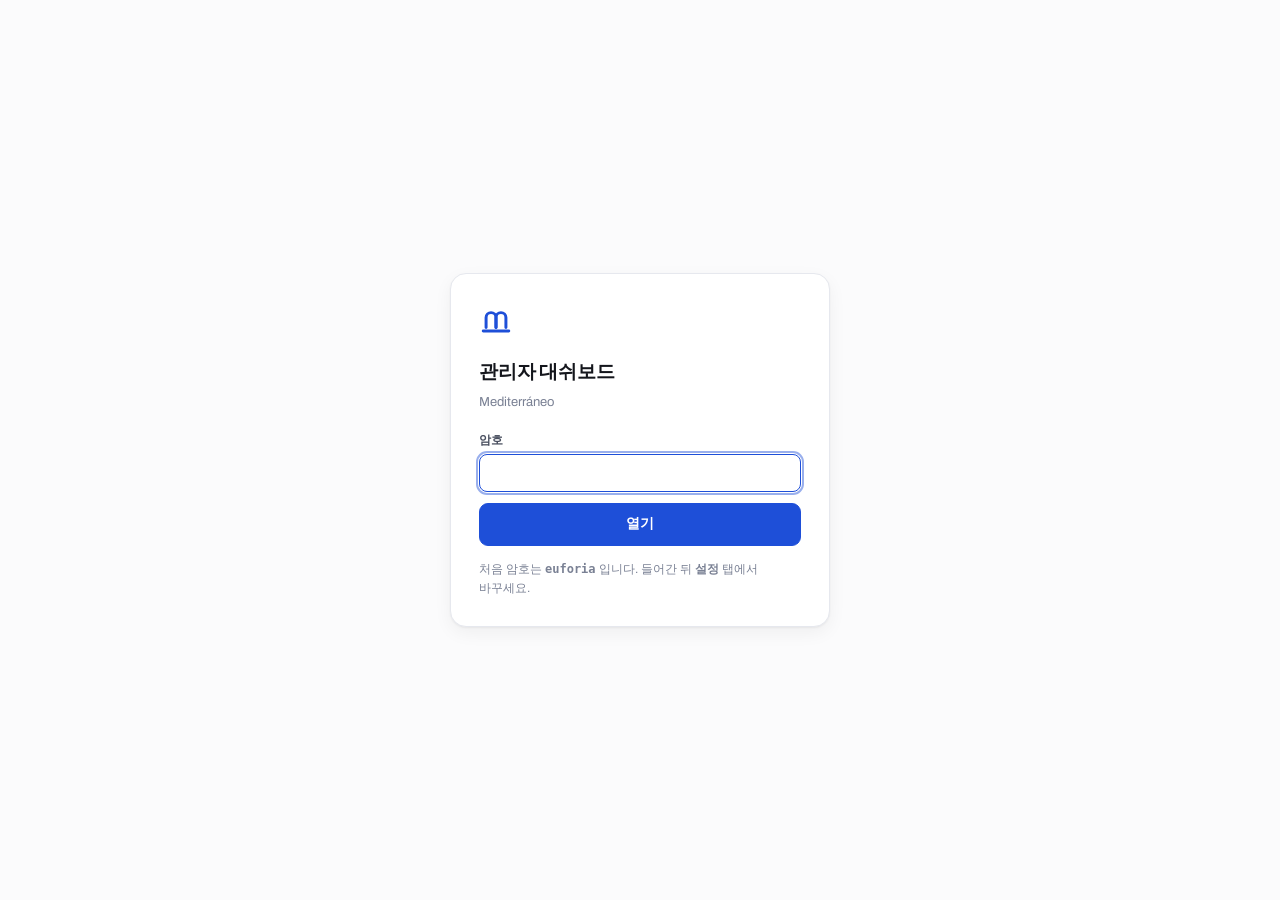
<file: admin.html>
<!doctype html>
<html lang="ko">
<head>
<meta charset="utf-8">
<meta name="viewport" content="width=device-width, initial-scale=1">
<title>관리자 · Mediterráneo</title>
<meta name="robots" content="noindex,nofollow">
<link rel="icon" href="assets/icon.svg" type="image/svg+xml">
<meta name="theme-color" content="#1E4FD8">
<link rel="preconnect" href="https://fonts.googleapis.com">
<link rel="preconnect" href="https://fonts.gstatic.com" crossorigin>
<link rel="stylesheet" href="https://fonts.googleapis.com/css2?family=Archivo:wght@400;500;600;700&display=swap">
<style>
:root{
  --cobalt:#1E4FD8; --jade:#0F7A6C; --pom:#D6265A;
  --bg:#FBFBFC; --panel:#fff; --ink:#14161C; --ink2:#4A5060; --muted:#7A8194;
  --line:#E6E8EE; --line2:#F0F1F5; --ok:#0F7A6C; --warn:#B8791A; --bad:#D6265A;
  --shadow:0 1px 2px rgba(20,22,28,.05),0 6px 18px rgba(20,22,28,.05);
}
:root:not([data-theme="light"]){}
@media (prefers-color-scheme: dark){
  :root:not([data-theme="light"]){
    --bg:#0F1116; --panel:#161922; --ink:#F2F3F7; --ink2:#B6BCCB; --muted:#828A9C;
    --line:#262B37; --line2:#1D212B;
    --shadow:0 1px 2px rgba(0,0,0,.4),0 6px 18px rgba(0,0,0,.35);
  }
}
*{box-sizing:border-box}
html,body{margin:0}
body{
  background:var(--bg); color:var(--ink);
  font-family:Archivo,'Pretendard','Malgun Gothic','Apple SD Gothic Neo','Noto Sans KR','Noto Sans SC',
    'Hiragino Sans',system-ui,-apple-system,'Segoe UI',sans-serif;
  font-size:14px; line-height:1.6; word-break:keep-all; overflow-wrap:break-word;
  -webkit-text-size-adjust:100%;
}
[hidden]{display:none!important}
a{color:var(--cobalt)}
.wrap{max-width:1180px;margin:0 auto;padding:0 20px}

/* ---- 잠금 화면 ---- */
.gate{min-height:100dvh;display:grid;place-items:center;padding:24px}
.gate-card{width:100%;max-width:380px;background:var(--panel);border:1px solid var(--line);
  border-radius:16px;padding:28px;box-shadow:var(--shadow)}
.gate-card h1{font-size:19px;margin:14px 0 4px;letter-spacing:-.01em}
.gate-card p{color:var(--muted);font-size:13px;margin:0 0 18px}
.mk{width:34px;height:34px;color:var(--cobalt)}

/* ---- 헤더 ---- */
.ahead{position:sticky;top:0;z-index:40;background:var(--panel);border-bottom:1px solid var(--line)}
.ahead-in{display:flex;align-items:center;gap:14px;padding-block:12px}
.brandline{display:flex;align-items:center;gap:9px;font-weight:700;letter-spacing:-.01em}
.brandline .mk{width:24px;height:24px}
.tagme{font-size:11px;font-weight:700;letter-spacing:.09em;color:#fff;background:var(--cobalt);
  padding:3px 7px;border-radius:5px}
.sp{flex:1}
.tabs{display:flex;gap:2px;overflow-x:auto;scrollbar-width:none;border-bottom:1px solid var(--line);
  background:var(--panel)}
.tabs::-webkit-scrollbar{display:none}
.tabs-in{display:flex;gap:2px}
.tab{appearance:none;background:none;border:0;border-bottom:2px solid transparent;color:var(--muted);
  font:inherit;font-weight:600;padding:11px 14px;cursor:pointer;white-space:nowrap}
.tab[aria-selected="true"]{color:var(--cobalt);border-bottom-color:var(--cobalt)}

main{padding:22px 0 80px}
h2.sec{font-size:16px;margin:0 0 4px;letter-spacing:-.01em}
.sub{color:var(--muted);font-size:13px;margin:0 0 16px}

/* ---- 카드 ---- */
.cards{display:grid;grid-template-columns:repeat(auto-fill,minmax(168px,1fr));gap:12px;margin-bottom:24px}
.kpi{background:var(--panel);border:1px solid var(--line);border-radius:13px;padding:15px 16px;box-shadow:var(--shadow)}
.kpi .k{font-size:12px;color:var(--muted);font-weight:600}
.kpi .v{font-size:26px;font-weight:700;letter-spacing:-.02em;margin-top:3px;font-variant-numeric:tabular-nums}
.kpi .n{font-size:12px;color:var(--muted);margin-top:2px}
.kpi.warn .v{color:var(--warn)} .kpi.bad .v{color:var(--bad)} .kpi.ok .v{color:var(--ok)}

.panel{background:var(--panel);border:1px solid var(--line);border-radius:13px;box-shadow:var(--shadow);
  padding:18px;margin-bottom:18px}
.panel h3{font-size:14px;margin:0 0 10px}
.panel .hint{color:var(--muted);font-size:12.5px;margin:0 0 12px}

/* ---- 표 ---- */
.tblwrap{overflow-x:auto;border:1px solid var(--line);border-radius:13px;background:var(--panel);box-shadow:var(--shadow)}
table{border-collapse:collapse;width:100%;font-size:13px;min-width:880px}
th,td{text-align:left;padding:9px 11px;border-bottom:1px solid var(--line2);vertical-align:middle}
th{background:var(--line2);font-size:11.5px;color:var(--muted);font-weight:700;letter-spacing:.03em;
  position:sticky;top:0;white-space:nowrap}
tr:last-child td{border-bottom:0}
td.num{text-align:right;font-variant-numeric:tabular-nums}
.pname{font-weight:600;display:block;max-width:230px}
.pmeta{color:var(--muted);font-size:11.5px}
tr.edited td{background:color-mix(in srgb,var(--cobalt) 7%,transparent)}

input,select,textarea{font:inherit;color:var(--ink);background:var(--panel);border:1px solid var(--line);
  border-radius:8px;padding:7px 9px;width:100%}
input:focus,select:focus,textarea:focus{outline:2px solid color-mix(in srgb,var(--cobalt) 45%,transparent);outline-offset:1px;border-color:var(--cobalt)}
input.s{width:88px;text-align:right;font-variant-numeric:tabular-nums}
input.xs{width:70px;text-align:right}
select.s{width:104px}
textarea{min-height:64px;resize:vertical}
label.fld{display:block;margin-bottom:11px}
label.fld > span{display:block;font-size:12px;font-weight:600;color:var(--ink2);margin-bottom:4px}
.grid2{display:grid;grid-template-columns:repeat(auto-fit,minmax(190px,1fr));gap:0 14px}

.btn{appearance:none;font:inherit;font-weight:600;border-radius:9px;padding:9px 15px;cursor:pointer;
  border:1px solid var(--line);background:var(--panel);color:var(--ink)}
.btn:hover{border-color:var(--muted)}
.btn.primary{background:var(--cobalt);border-color:var(--cobalt);color:#fff}
.btn.primary:hover{filter:brightness(1.07)}
.btn.danger{color:var(--bad);border-color:color-mix(in srgb,var(--bad) 35%,var(--line))}
.btn.sm{padding:5px 10px;font-size:12.5px;border-radius:7px}
.btn:disabled{opacity:.45;cursor:not-allowed}
.row{display:flex;gap:9px;flex-wrap:wrap;align-items:center}

.pill{display:inline-block;font-size:11px;font-weight:700;padding:2.5px 7px;border-radius:999px;white-space:nowrap}
.pill.ok{background:color-mix(in srgb,var(--ok) 13%,transparent);color:var(--ok)}
.pill.warn{background:color-mix(in srgb,var(--warn) 15%,transparent);color:var(--warn)}
.pill.bad{background:color-mix(in srgb,var(--bad) 12%,transparent);color:var(--bad)}
.pill.es{background:color-mix(in srgb,var(--cobalt) 12%,transparent);color:var(--cobalt)}
.pill.kr{background:color-mix(in srgb,var(--jade) 13%,transparent);color:var(--jade)}

ul.check{list-style:none;padding:0;margin:0}
ul.check li{padding:9px 0;border-bottom:1px solid var(--line2);display:flex;gap:10px;align-items:flex-start}
ul.check li:last-child{border-bottom:0}
ul.check .t{flex:1}
ul.check .t b{display:block;font-size:13.5px}
ul.check .t span{color:var(--muted);font-size:12.5px}

/* ---- 저장 바 ---- */
.savebar{position:fixed;left:0;right:0;bottom:0;z-index:50;background:var(--panel);
  border-top:1px solid var(--line);box-shadow:0 -6px 20px rgba(20,22,28,.08)}
.savebar-in{display:flex;align-items:center;gap:12px;padding-block:12px;flex-wrap:wrap}
.savebar .msg{font-size:13px;color:var(--ink2);flex:1;min-width:170px}
.dot{width:8px;height:8px;border-radius:50%;background:var(--warn);display:inline-block;margin-right:7px}

.mono{font-family:ui-monospace,SFMono-Regular,Menlo,Consolas,monospace;font-size:12px}
.langgrid{display:grid;grid-template-columns:repeat(7,minmax(0,1fr));gap:4px;max-width:280px}
.lg{text-align:center;font-size:10.5px;font-weight:700;padding:3px 0;border-radius:5px;
  background:color-mix(in srgb,var(--ok) 13%,transparent);color:var(--ok)}
.lg.miss{background:color-mix(in srgb,var(--bad) 12%,transparent);color:var(--bad)}
/* ---- 상품 편집 ---- */
.editbar{position:fixed;left:0;right:0;bottom:0;z-index:50;background:var(--panel);
  border-top:1px solid var(--line);box-shadow:0 -6px 20px rgba(20,22,28,.10)}
main{padding-bottom:96px}
details{border-top:1px solid var(--line2);padding-top:10px;margin-top:4px}
summary{cursor:pointer;font-size:13px;font-weight:600;color:var(--accent-c,var(--cobalt));
  list-style:none;padding:4px 0}
summary::-webkit-details-marker{display:none}
summary::before{content:"▸ ";display:inline-block;transition:transform .15s}
details[open] summary::before{content:"▾ "}
summary:focus-visible{outline:2px solid color-mix(in srgb,var(--cobalt) 50%,transparent);outline-offset:2px}
.fld.tl.auto > span{color:var(--warn)}
.fld.tl.auto input,.fld.tl.auto textarea{border-color:color-mix(in srgb,var(--warn) 50%,var(--line));
  background:color-mix(in srgb,var(--warn) 5%,var(--panel))}
.autotag{font-size:10.5px;font-weight:700;background:color-mix(in srgb,var(--warn) 16%,transparent);
  color:var(--warn);padding:1.5px 6px;border-radius:999px;margin-left:5px}
.panel h3 .pill{vertical-align:2px;margin-left:4px}

/* ---- 사진·영상 ---- */
.drop{border:2px dashed var(--line);border-radius:13px;padding:26px 18px;text-align:center;cursor:pointer;
  display:grid;gap:5px;justify-items:center;transition:.15s;background:var(--bg)}
.drop:hover,.drop:focus-visible,.drop.over{border-color:var(--cobalt);background:color-mix(in srgb,var(--cobalt) 5%,var(--bg));outline:none}
.drop svg{width:26px;height:26px;fill:none;stroke:var(--cobalt);stroke-width:1.8;stroke-linecap:round;stroke-linejoin:round}
.drop b{font-size:14px}
.drop span{font-size:12px;color:var(--muted)}
.shots{display:grid;grid-template-columns:repeat(auto-fill,minmax(148px,1fr));gap:12px;margin-top:16px}
.shot{margin:0;border:1px solid var(--line);border-radius:11px;overflow:hidden;background:var(--bg);position:relative}
.shot.main{border-color:var(--cobalt);box-shadow:0 0 0 2px color-mix(in srgb,var(--cobalt) 20%,transparent)}
.shot img{width:100%;aspect-ratio:1/1;object-fit:cover;display:block;background:var(--line2)}
.shot figcaption{padding:6px 8px 0;font-size:11px;color:var(--muted);word-break:break-all}
.shot-b{display:flex;gap:4px;padding:7px 8px 8px}
.shot-b .btn{flex:1;padding:4px 0;font-size:11.5px}
.shot img[data-preview]{outline:2px dashed color-mix(in srgb,var(--warn) 60%,transparent);outline-offset:-2px}
.shot img[data-preview]+.mainbadge{background:var(--warn)}
.mainbadge{position:absolute;top:7px;left:7px;background:var(--cobalt);color:#fff;font-size:10.5px;font-weight:700;
  padding:2.5px 7px;border-radius:999px}
.vprev{margin-top:14px;max-width:520px}
.vprev iframe,.vprev video{width:100%;aspect-ratio:16/9;border:0;border-radius:11px;background:#0C0E16;display:block}
.toast{position:fixed;left:50%;bottom:86px;transform:translate(-50%,14px);z-index:60;
  background:var(--ink);color:var(--bg);padding:10px 17px;border-radius:10px;font-size:13.5px;font-weight:600;
  opacity:0;pointer-events:none;transition:.22s}
.toast.on{opacity:1;transform:translate(-50%,0)}
/* 안내·결제 탭 */
.fgrid3{display:grid;grid-template-columns:repeat(3,minmax(0,1fr));gap:12px}
@media(max-width:700px){.fgrid3{grid-template-columns:1fr}}
.polcard{border:1px solid var(--line);border-radius:11px;padding:14px;margin-top:12px;background:var(--bg)}
.polcard .fl{display:block;font-size:12px;font-weight:700;color:var(--muted);margin:10px 0 4px}
.polcard input,.polcard textarea{width:100%;background:var(--panel);border:1px solid var(--line);
  border-radius:8px;padding:9px 11px;font-size:14px;font-family:inherit;color:inherit}
.polcard textarea{resize:vertical;line-height:1.6}
.chip{padding:5px 11px;border-radius:999px;border:1px solid var(--line);background:var(--panel);
  font-size:12.5px;font-weight:700;color:var(--muted);cursor:pointer}
.chip.on{background:var(--cobalt);border-color:var(--cobalt);color:#fff}
.note{background:color-mix(in srgb,var(--warn) 9%,transparent);border:1px solid color-mix(in srgb,var(--warn) 28%,transparent);
  border-radius:10px;padding:11px 13px;font-size:12.5px;color:var(--ink2);margin:0 0 14px}
.note b{color:var(--ink)}
@media(max-width:700px){
  .wrap{padding:0 14px}
  .ahead-in{gap:9px}
  .kpi .v{font-size:22px}
}
</style>
</head>
<body>

<!-- ================= 잠금 ================= -->
<div class="gate" id="gate">
  <div class="gate-card">
    <svg class="mk" viewBox="0 0 48 48" fill="none" stroke="currentColor" stroke-width="4.2" stroke-linecap="round" stroke-linejoin="round"><path d="M10 36V22a7 7 0 0 1 14 0v14"/><path d="M24 36V22a7 7 0 0 1 14 0v14"/><path d="M6 41h36"/></svg>
    <h1>관리자 대쉬보드</h1>
    <p>Mediterráneo</p>
    <label class="fld"><span>암호</span><input type="password" id="pw" autocomplete="current-password"></label>
    <button class="btn primary" id="pwBtn" style="width:100%">열기</button>
    <p style="margin:14px 0 0;font-size:12px;line-height:1.6">처음 암호는 <b class="mono">euforia</b> 입니다. 들어간 뒤 <b>설정</b> 탭에서 바꾸세요.</p>
  </div>
</div>

<!-- ================= 본체 ================= -->
<div id="app" hidden>
<header class="ahead">
  <div class="wrap ahead-in">
    <span class="brandline">
      <svg class="mk" viewBox="0 0 48 48" fill="none" stroke="currentColor" stroke-width="4.2" stroke-linecap="round" stroke-linejoin="round"><path d="M10 36V22a7 7 0 0 1 14 0v14"/><path d="M24 36V22a7 7 0 0 1 14 0v14"/><path d="M6 41h36"/></svg>
      Mediterráneo
    </span>
    <span class="tagme">관리자</span>
    <span class="sp"></span>
    <a class="btn sm" href="index.html" target="_blank" rel="noopener">가게 화면 열기 ↗</a>
    <button class="btn sm" id="lockBtn">잠그기</button>
  </div>
  <div class="tabs"><div class="wrap tabs-in" id="tabs"></div></div>
</header>

<main><div class="wrap" id="view"></div></main>

<div class="savebar" id="savebar" hidden>
  <div class="wrap savebar-in">
    <span class="msg" id="saveMsg"></span>
    <button class="btn" id="revertBtn">되돌리기</button>
    <button class="btn primary" id="exportBtn">사이트에 올리기 →</button>
  </div>
</div>
</div>
<div class="toast" id="toast"></div>

<script src="assets/i18n.js"></script>
<script src="assets/data.js"></script>
<script src="assets/policy.js"></script>
<script src="assets/media.js"></script>
<script>
(function () {
'use strict';

/* =========================================================================
   Mediterráneo — 관리자 대쉬보드

   이 대쉬보드는 가게와 세 갈래로 이어져 있습니다.
   1) 읽기 : assets/data.js 를 그대로 읽어 상품·브랜드·환율을 보여 줍니다.
   2) 미리보기 연동 : 여기서 고친 값은 이 브라우저에 저장되고,
                      가게 화면(index/shop/product…)이 즉시 그 값으로 보입니다.
                      아직 손님에게는 보이지 않습니다. 내 눈으로 먼저 확인하는 단계입니다.
   3) 정식 반영 : [data.js 내보내기] 로 새 data.js 를 받아
                  assets 폴더에 덮어쓰고 배포하면 모든 손님에게 반영됩니다.
   ========================================================================= */

var LS = {
  get: function (k, d) { try { var v = localStorage.getItem(k); return v === null ? d : JSON.parse(v); } catch (e) { return d; } },
  set: function (k, v) { try { localStorage.setItem(k, JSON.stringify(v)); } catch (e) {} },
  del: function (k) { try { localStorage.removeItem(k); } catch (e) {} }
};
var KEY = 'me_admin_v1', PWKEY = 'me_admin_pw', TOKKEY = 'me_admin_nf';
var SITE = 'https://symphonious-sundae-6ad00e.netlify.app';
var LANGS = window.LANGS.map(function (l) { return l[0]; });      // ko es en fr de it zh
var LANGNAME = {}; window.LANGS.forEach(function (l) { LANGNAME[l[0]] = l[1]; });
var CATS = ['food', 'wine', 'craft', 'home', 'fashion', 'beauty'];
var CATNAME = { food: '식품', wine: '와인·주류', craft: '공예', home: '리빙', fashion: '패션', beauty: '뷰티' };

var BASE_P = window.PRODUCTS, BASE_B = window.BRANDS;
/* 안내 문구 · 결제 수단 · 택배사 (policy.js) */
var BASE_POL  = window.POLICY     || { updated: '', pay: [], ship: [], cancel: [] };
var BASE_PAYM = window.PAYMETHODS || [];
var BASE_CARR = window.CARRIERS   || [];
var BASE_CT   = window.CONTACT    || { kakao: '', kakaoOn: true };
var BASE_SHIP = window.SHIPPING   || { perKg: 15, step: 1, minKg: 1 };
var BASE_THR  = window.THREADS    || { on: false, hall: 'es', days: [1, 3, 5], hourKST: 20,
                                      langs: ['ko'], tagsBy: { ko: [] }, postsBy: { ko: [] } };
/* 여행 상품은 쇼핑몰에 올리지 않기로 했습니다.
   그래서 다른 자료와 달리 이 페이지에 딸려 오지 않고,
   서버(netlify/functions/tours-data.js)에서 게시 열쇠로 받아 옵니다.
   TLOAD 가 'ok' 가 되기 전에는 아무것도 내보내지 않습니다 — 빈 목록으로 덮어쓰면 안 됩니다. */
var BASE_TOURS = [];
var BASE_TT    = { on: true, days: [2, 4], hourKST: 20, langs: ['ko'],
                   kakao: '', tagsBy: { ko: [] }, postsBy: { ko: [] } };
var TLOAD = 'idle', TLOADWHY = '';
var BASE_FX = { base: window.FX.base, buffer: window.FX.buffer, at: window.FX.at, source: window.FX.source };

/* 저장된 변경분 */
var D = LS.get(KEY, null) || { p: {}, add: [], del: {}, auto: {}, fx: null, ts: null };
if (!D.p) D.p = {}; if (!D.add) D.add = [];
if (!D.del) D.del = {}; if (!D.auto) D.auto = {};
if (!D.b) D.b = [];                       // 손으로 새로 적은 생산자

/* 숫자 읽기 — 스페인식으로 쉼표를 찍어도(1,2) 알아듣습니다.
   예전에는 칸이 type="number" 여서 "1,2" 를 넣으면 브라우저가 그 값을 통째로 버렸고,
   우리 쪽에는 빈 칸으로 보여서 무게가 0 으로 저장됐습니다 — 저장이 안 되는 것처럼 보인 이유입니다. */
function num(s) {
  if (s == null) return 0;
  var t = String(s).trim().replace(/\s/g, '').replace(',', '.');
  if (!t) return 0;
  var n = parseFloat(t);
  return isFinite(n) ? n : 0;
}
function newBrands() { return D.b.filter(function (b) { return !bLive(b.id); }); }
function allB() { return BASE_B.concat(newBrands()); }
function bLive(id) { for (var i = 0; i < BASE_B.length; i++) if (BASE_B[i].id === id) return true; return false; }

/* 안내 문구는 통째로 보관합니다 (항목이 늘고 줄기 때문에 조각으로 나누면 오히려 어긋납니다).
   손대기 전에는 null 이고, 한 번이라도 고치면 그때 복사본이 생깁니다. */
function clone(x) { return JSON.parse(JSON.stringify(x)); }
function polNow()  { return D.pol  || BASE_POL; }
function paymNow() { return D.paym || BASE_PAYM; }
function carrNow() { return D.carr || BASE_CARR; }
function ctNow()   { return D.ct   || BASE_CT; }
function shipNow() { return D.ship || BASE_SHIP; }
function polEdit()  { if (!D.pol)  D.pol  = clone(BASE_POL);  return D.pol; }
function paymEdit() { if (!D.paym) D.paym = clone(BASE_PAYM); return D.paym; }
function carrEdit() { if (!D.carr) D.carr = clone(BASE_CARR); return D.carr; }
function ctEdit()   { if (!D.ct)   D.ct   = clone(BASE_CT);   return D.ct; }
function shipEdit() { if (!D.ship) D.ship = clone(BASE_SHIP); return D.ship; }
function thrNow()  { return D.thr  || BASE_THR; }
function thrEdit() { if (!D.thr)  D.thr  = clone(BASE_THR);  return D.thr; }
function toursNow()  { return D.tours || BASE_TOURS; }
function toursEdit() { if (!D.tours) D.tours = clone(BASE_TOURS); return D.tours; }
function ttNow()     { return D.tt   || BASE_TT; }
function ttEdit()    { if (!D.tt)   D.tt   = clone(BASE_TT);   return D.tt; }
/* 서버에서 제대로 받아 온 뒤에만 내보냅니다 */
function toursDirty(){ return TLOAD === 'ok' && !!(D.tours || D.tt); }

/* 여행 일정을 서버에서 받아 옵니다. 열쇠를 아는 사람만 볼 수 있는 창구입니다. */
function tourLoad(again) {
  if (TLOAD === 'loading') return;
  if (TLOAD === 'ok' && !again) return;
  var k = LS.get(THRKEY, '');
  if (!k) { TLOAD = 'nokey'; TLOADWHY = '[쓰레드] 탭에서 게시 열쇠를 먼저 넣어 주세요'; if (TAB === 'tour') render(); return; }
  TLOAD = 'loading'; if (TAB === 'tour') render();
  fetch('/api/threads?ch=tour&data=1&key=' + encodeURIComponent(k), { cache: 'no-store' })
    .then(function (r) { return r.json(); })
    .then(function (j) {
      if (!j || !j.ok) { TLOAD = 'fail'; TLOADWHY = (j && j.why) || '알 수 없는 까닭'; }
      else {
        BASE_TOURS = j.TOURS || [];
        if (j.TOURTHREADS) BASE_TT = j.TOURTHREADS;
        TLOAD = 'ok'; TLOADWHY = '';
      }
      if (TAB === 'tour') render();
    })
    .catch(function () {
      TLOAD = 'fail';
      TLOADWHY = '창구를 못 불렀습니다 — netlify/functions 파일을 올리고 배포하셨는지 확인해 주세요';
      if (TAB === 'tour') render();
    });
}
function infoDirty() { return !!(D.pol || D.paym || D.carr || D.ct || D.ship || D.thr); }

/* 새로 넣은 상품이 이미 data.js 에 들어갔는지 봅니다.
   올리고 나서 [정리]를 안 누르면 임시 저장소에 그대로 남아,
   data.js 의 정식 상품과 겹쳐 같은 상품이 두 개로 보입니다.
   이름으로 맞춰 보고 이미 올라간 것은 임시 목록에서 빼 줍니다. */
function keyOf(p) {
  var n = (p.name && (p.name.ko || p.name.en || p.name.es)) || '';
  return String(n).replace(/\s+/g, '').toLowerCase();
}
function alreadyLive(p) {
  var k = keyOf(p);
  if (!k) return false;
  for (var i = 0; i < BASE_P.length; i++) if (keyOf(BASE_P[i]) === k) return true;
  return false;
}
/* 아직 data.js 에 없는, 진짜로 새로운 것만 */
function pendingAdds() { return D.add.filter(function (p) { return !alreadyLive(p); }); }

/* 대쉬보드를 열 때 한 번 쓸어 냅니다 — 이미 올라간 것은 임시 목록에서 지웁니다. */
(function sweep() {
  var before = D.add.length, bb = D.b.length;
  D.add = pendingAdds();
  D.b = newBrands();
  if (D.add.length !== before || D.b.length !== bb) { D.ts = null; LS.set(KEY, D); }
})();

/* 변경분을 얹은 "지금 화면에 보이는" 상품 목록. 지운 상품은 빠집니다. */
function merged() {
  var out = [];
  BASE_P.forEach(function (p) {
    if (D.del[p.id]) return;
    var o = D.p[p.id];
    if (!o) { out.push(p); return; }
    var c = {}; for (var k in p) c[k] = p[k];
    for (var k2 in o) c[k2] = o[k2];
    out.push(c);
  });
  pendingAdds().forEach(function (p) { out.push(p); });
  return out;
}
function fxNow() {
  var f = D.fx || BASE_FX;
  return { base: +f.base, buffer: +f.buffer, at: f.at, source: f.source,
           rate: Math.round(+f.base * (1 + +f.buffer) * 10) / 10 };
}
function brand(id) { var a = allB(); for (var i = 0; i < a.length; i++) if (a[i].id === id) return a[i]; return null; }
function baseById(id) { for (var i = 0; i < BASE_P.length; i++) if (String(BASE_P[i].id) === String(id)) return BASE_P[i]; return null; }
function getP(id) { var a = merged(); for (var i = 0; i < a.length; i++) if (String(a[i].id) === String(id)) return a[i]; return null; }
function same(a, b) { return JSON.stringify(a === undefined ? null : a) === JSON.stringify(b === undefined ? null : b); }

/* 값 하나를 고쳐 둡니다. 원래 값과 같아지면 "고친 것" 목록에서 빼 줍니다. */
function setP(id, field, value) {
  var addP = D.add.filter(function (p) { return String(p.id) === String(id); })[0];
  if (addP) { addP[field] = value; save(); return; }
  var base = baseById(id);
  if (!base) base = {};                    // 모르는 번호라도 조용히 흘려 버리지 않습니다
  if (!D.p[id]) D.p[id] = {};
  /* 원래도 없었고 지금도 비었으면 "고친 것"이 아닙니다 — 쓸데없는 기록을 남기지 않습니다 */
  var empty = value === '' || value === 0 || value === false || value == null;
  if (base[field] == null && empty) {
    delete D.p[id][field];
    if (!Object.keys(D.p[id]).length) delete D.p[id];
    save();
    return;
  }
  if (same(base[field], value)) {
    delete D.p[id][field];
    if (!Object.keys(D.p[id]).length) delete D.p[id];
  } else D.p[id][field] = value;
  save();
  if (field === 'imgs' || field === 'video' || field === 'img') MISS = null;   // 파일 확인을 다시 합니다
}
/* 사진 목록: 예전 img 한 장짜리도 함께 셉니다 */
function photosOf(p) {
  var a = (p.imgs && p.imgs.length) ? p.imgs.slice() : [];
  if (p.img && a.indexOf(p.img) < 0) a.unshift(p.img);
  return a;
}
function esc(s) { return String(s == null ? '' : s).replace(/[&<>"]/g, function (c) { return { '&': '&amp;', '<': '&lt;', '>': '&gt;', '"': '&quot;' }[c]; }); }
function nm(p) { return p.name && (p.name.ko || p.name.en) || '(이름 없음)'; }
function krw(eur) { return Math.round(eur * fxNow().rate / 10) * 10; }
function won(n) { return '₩' + n.toLocaleString('ko-KR'); }
function dirty() { return Object.keys(D.p).length > 0 || pendingAdds().length > 0 || newBrands().length > 0 || Object.keys(D.del).length > 0 || !!D.fx || infoDirty() || toursDirty(); }
function save() {
  D.ts = new Date().toISOString().slice(0, 16).replace('T', ' ');
  LS.set(KEY, D); paintBar();
}
function toast(m) {
  var el = document.getElementById('toast');
  el.textContent = m; el.classList.add('on');
  clearTimeout(el._t); el._t = setTimeout(function () { el.classList.remove('on'); }, 2000);
}

/* ---------- 점검 ----------
   막는 것(팔 수 없는 이유)과 아쉬운 것(팔리긴 하지만 채우면 더 좋은 것)을 나눕니다. */
function issues(p) {                       // 막는 것
  var out = [];
  if (!p.eur) out.push('가격 없음');
  if (!p.g) out.push('용량·무게 없음');
  if (!p.kg || parseFloat(p.kg) <= 0) out.push('배송 무게(kg) 없음 — 배송비 계산 불가');
  if (p.eur && !p.stock) out.push('재고 0');
  return out;
}
function softs(p) {                        // 아쉬운 것
  var out = [];
  if (!photosOf(p).length) out.push('사진 없음');
  var miss = missLangs(p);
  if (miss.length) out.push('번역 ' + miss.length + '개어 빠짐');
  return out;
}
function missLangs(p) {
  var out = [];
  LANGS.forEach(function (L) {
    var bad = !(p.name && p.name[L]) || !(p.tag && p.tag[L]) || !(p.desc && p.desc[L]);
    if (bad) out.push(L);
  });
  return out;
}
function ready(p) { return issues(p).length === 0; }

/* =========================== 탭 =========================== */
var TABS = [
  ['home',  '요약'],
  ['prod',  '상품'],
  ['media', '사진·영상'],
  ['lang',  '번역'],
  ['fx',    '환율'],
  ['order', '주문'],
  ['info',  '안내·결제'],
  ['thr',   '쓰레드'],
  ['tour',  '여행사'],
  ['deploy','반영·배포'],
  ['set',   '설정']
];
var TAB = location.hash.replace('#', '') || 'home';
if (!TABS.some(function (t) { return t[0] === TAB; })) TAB = 'home';

function paintTabs() {
  document.getElementById('tabs').innerHTML = TABS.map(function (t) {
    return '<button class="tab" role="tab" data-tab="' + t[0] + '" aria-selected="' + (t[0] === TAB) + '">' + t[1] + '</button>';
  }).join('');
}
function paintBar() {
  var bar = document.getElementById('savebar');
  /* 편집 화면에는 그 화면 전용 바가 따로 있습니다. 겹치면 저장을 못 누릅니다. */
  if (!dirty() || TAB === 'edit') { bar.hidden = true; return; }
  bar.hidden = false;
  var n = Object.keys(D.p).length, a = pendingAdds().length, r = Object.keys(D.del).length;
  var bits = [];
  if (n) bits.push('상품 ' + n + '개 수정');
  if (a) bits.push('새 상품 ' + a + '개');
  if (r) bits.push('삭제 ' + r + '개');
  if (D.fx) bits.push('환율 변경');
  if (infoDirty()) bits.push('안내·결제 수정');
  document.getElementById('saveMsg').innerHTML =
    '<span class="dot"></span><b>' + bits.join(' · ') + '</b> — 지금은 <b>내 브라우저에서만</b> 보입니다. 손님에게 반영하려면 내보내서 배포하세요.';
}

/* =========================== 화면 =========================== */
function view(html) { document.getElementById('view').innerHTML = html; }

/* ---------- 요약 ---------- */
function vHome() {
  var P = merged(), f = fxNow();
  var live = P.filter(ready), es = P.filter(function (p) { return p.hall === 'es'; });
  var noPrice = P.filter(function (p) { return !p.eur; });
  var noImg = P.filter(function (p) { return !p.img; });
  var oos = P.filter(function (p) { return p.eur && !p.stock; });
  var low = P.filter(function (p) { return p.eur && p.stock > 0 && p.stock <= 5; });
  var tr = P.filter(function (p) { return missLangs(p).length; });

  function kpi(k, v, n, cls) {
    return '<div class="kpi ' + (cls || '') + '"><div class="k">' + k + '</div><div class="v">' + v + '</div><div class="n">' + n + '</div></div>';
  }
  var LANGS_T = (T.langs && T.langs.length) ? T.langs : ['ko'];
  var rows = [
    ['가격이 아직 없는 상품', noPrice, 'prod', '생산자에게 가격과 용량을 받아 넣으면 바로 팔 수 있습니다.'],
    ['사진이 없는 상품', noImg, 'prod', '사진 없이도 열리지만, 사진이 있는 상품이 훨씬 잘 팔립니다.'],
    ['번역이 빠진 상품', tr, 'lang', '빠진 언어는 영어로 대신 보입니다. 채우면 그 나라 손님에게 그 나라 말로 보입니다.'],
    ['품절(재고 0)', oos, 'prod', '재고 0이면 손님이 담을 수는 있어도 보내 줄 수 없습니다.'],
    ['재고 5개 이하', low, 'prod', '곧 채워 두세요.']
  ].filter(function (r) { return r[1].length; });

  view(
    '<h2 class="sec">요약</h2><p class="sub">' + (D.ts ? '마지막 수정 ' + esc(D.ts) : '아직 수정한 내용이 없습니다') + '</p>' +
    '<div class="cards">' +
      kpi('전체 상품', P.length, es.length + ' · Europa / ' + (P.length - es.length) + ' · Corea') +
      kpi('지금 팔 수 있음', live.length, '가격·용량·재고가 모두 있는 상품', live.length === P.length ? 'ok' : '') +
      kpi('아직 못 파는 것', P.length - live.length, '가격이나 재고가 비어 있습니다', (P.length - live.length) ? 'bad' : 'ok') +
      kpi('브랜드', allB().length, '생산자 수') +
      kpi('적용 환율', '₩' + f.rate.toLocaleString('ko-KR'), '€1 · 버퍼 ' + Math.round(f.buffer * 100) + '%') +
      kpi('환율 기준일', '<span style="font-size:19px">' + esc(String(f.at).slice(0, 10)) + '</span>', esc(f.source)) +
    '</div>' +
    (MISS && MISS.length ? missBlock() : '') +
    (rows.length
      ? '<div class="panel"><h3>지금 손볼 것</h3><ul class="check">' + rows.map(function (r) {
          return '<li><span class="pill ' + (r[1].length > 5 ? 'bad' : 'warn') + '">' + r[1].length + '</span>' +
            '<span class="t"><b>' + r[0] + '</b><span>' + r[3] + '</span></span>' +
            '<button class="btn sm" data-goto="' + r[2] + '">보기</button></li>';
        }).join('') + '</ul></div>'
      : '<div class="panel"><h3>지금 손볼 것</h3><p class="hint" style="margin:0">없습니다. 모든 상품이 팔 준비를 마쳤습니다.</p></div>') +
    '<div class="panel"><h3>이 대쉬보드는 가게와 이렇게 이어져 있습니다</h3>' +
      '<ul class="check">' +
      '<li><span class="pill es">1</span><span class="t"><b>읽기</b><span>assets/data.js 를 그대로 읽습니다. 상품·브랜드·환율이 늘 같은 값입니다.</span></span></li>' +
      '<li><span class="pill es">2</span><span class="t"><b>미리보기</b><span>여기서 고치면 이 브라우저의 가게 화면이 바로 그 값으로 보입니다. 손님에게는 아직 안 보입니다.</span></span></li>' +
      '<li><span class="pill es">3</span><span class="t"><b>정식 반영</b><span>[data.js 내보내기] → assets 폴더에 덮어쓰기 → 배포. 그때부터 모든 손님에게 보입니다.</span></span></li>' +
      '</ul></div>'
  );
}

/* ---------- 상품 ---------- */
var FILT = { q: '', hall: '', cat: '', only: '' };
function vProd() {
  var P = merged();
  var list = P.filter(function (p) {
    if (FILT.hall && p.hall !== FILT.hall) return false;
    if (FILT.cat && p.cat !== FILT.cat) return false;
    if (FILT.only === 'block' && ready(p)) return false;
    if (FILT.only === 'soft' && !softs(p).length) return false;
    if (FILT.only === 'oos' && !(p.eur && !p.stock)) return false;
    if (FILT.q) {
      var s = (nm(p) + ' ' + (p.name && p.name.es || '') + ' ' + p.brand + ' ' + p.id).toLowerCase();
      if (s.indexOf(FILT.q.toLowerCase()) < 0) return false;
    }
    return true;
  });

  view(
    '<h2 class="sec">상품</h2><p class="sub">칸을 직접 고치면 바로 저장됩니다. 가격은 유로로만 넣으세요 — 원화는 환율로 자동 계산됩니다.</p>' +
    trashBlock() +
    '<div class="panel"><div class="row">' +
      '<input id="fq" placeholder="이름·브랜드·번호로 찾기" style="max-width:230px" value="' + esc(FILT.q) + '">' +
      '<select class="s" id="fhall" style="width:150px"><option value="">전체 관</option>' +
        '<option value="es"' + (FILT.hall === 'es' ? ' selected' : '') + '>Europa</option>' +
        '<option value="kr"' + (FILT.hall === 'kr' ? ' selected' : '') + '>Corea</option></select>' +
      '<select class="s" id="fcat" style="width:130px"><option value="">전체 분류</option>' +
        CATS.map(function (c) { return '<option value="' + c + '"' + (FILT.cat === c ? ' selected' : '') + '>' + CATNAME[c] + '</option>'; }).join('') + '</select>' +
      '<select class="s" id="fonly" style="width:160px"><option value="">전체</option>' +
        '<option value="block"' + (FILT.only === 'block' ? ' selected' : '') + '>못 파는 것만</option>' +
        '<option value="soft"' + (FILT.only === 'soft' ? ' selected' : '') + '>보완할 것만</option>' +
        '<option value="oos"' + (FILT.only === 'oos' ? ' selected' : '') + '>품절만</option></select>' +
      '<span class="sp"></span><span class="pmeta">' + list.length + ' / ' + P.length + '개</span>' +
      '<button class="btn primary" id="newBtn">+ 새 상품</button>' +
    '</div></div>' +
    '<div class="tblwrap"><table><thead><tr>' +
      '<th style="width:44px">번호</th><th>상품</th><th style="width:74px">관</th>' +
      '<th style="width:108px">가격 €</th><th style="width:96px">원화</th>' +
      '<th style="width:98px">용량</th><th style="width:72px">무게 kg</th><th style="width:78px">재고</th>' +
      '<th style="width:104px">배지</th><th style="width:170px">상태</th><th style="width:118px"></th>' +
    '</tr></thead><tbody>' +
    (list.length ? list.map(rowHTML).join('')
      : '<tr><td colspan="11" style="padding:26px;text-align:center;color:var(--muted)">해당하는 상품이 없습니다.</td></tr>') +
    '</tbody></table></div>'
  );
}
/* 지운 상품은 data.js 에 아직 남아 있으므로 언제든 되살릴 수 있습니다.
   (여기서 새로 만든 상품은 지우면 그걸로 끝입니다 — 원본이 없으니까요.) */
function trashBlock() {
  var ids = Object.keys(D.del);
  if (!ids.length) return '';
  return '<div class="panel" style="border-color:color-mix(in srgb,var(--bad) 40%,var(--line))">' +
    '<h3>지운 상품 ' + ids.length + '개 <span class="pill bad">아직 되살릴 수 있음</span></h3>' +
    '<p class="hint">내보낸 data.js 를 배포하면 사이트에서 빠집니다. 잘못 지우셨다면 지금 되살리세요.</p>' +
    '<div class="row" style="gap:6px">' +
      ids.slice(0, 40).map(function (id) {
        var b = baseById(id);
        return '<button class="btn sm" data-undel="' + esc(id) + '">↩ ' + esc(b ? (b.name.ko || b.name.en) : id) + '</button>';
      }).join('') +
    '</div>' +
    (ids.length > 40 ? '<p class="hint" style="margin-top:8px">…외 ' + (ids.length - 40) + '개</p>' : '') +
    '<div class="row" style="margin-top:12px"><button class="btn primary" id="undelAll">전부 되살리기</button></div></div>';
}

function rowHTML(p) {
  var b = brand(p.brand), iss = issues(p), isNew = String(p.id).indexOf('n') === 0;
  return '<tr data-id="' + p.id + '"' + (D.p[p.id] || isNew ? ' class="edited"' : '') + '>' +
    '<td class="pmeta">' + esc(p.id) + '</td>' +
    '<td><span class="pname">' + esc(nm(p)) + '</span>' +
      '<span class="pmeta">' + esc(b ? b.name : p.brand) + ' · ' + CATNAME[p.cat] + '</span></td>' +
    '<td><span class="pill ' + p.hall + '">' + (p.hall === 'es' ? 'ES' : 'KR') + '</span></td>' +
    '<td><input class="s" inputmode="decimal" data-f="eur" value="' + (p.eur || '') + '" placeholder="미정"></td>' +
    '<td class="num pmeta">' + (p.eur ? won(krw(p.eur)) : '—') + '</td>' +
    '<td><input class="xs" style="width:88px;text-align:left" data-f="g" value="' + esc(p.g || '') + '" placeholder="500 ml"></td>' +
    '<td><input class="xs" style="width:66px" inputmode="decimal" data-f="kg" value="' + (p.kg || '') + '" placeholder="kg"></td>' +
    '<td><input class="xs" type="number" min="0" step="1" data-f="stock" value="' + (p.stock == null ? '' : p.stock) + '"></td>' +
    '<td><select class="s" style="width:96px" data-f="badge" title="BEST 는 이번 달 판매 수량으로 자동으로 정해집니다">' +
        '<option value=""' + (p.badge !== 'new' ? ' selected' : '') + '>—</option>' +
        '<option value="new"' + (p.badge === 'new' ? ' selected' : '') + '>NEW</option></select></td>' +
    '<td class="st">' +
      (p.hidden ? '<span class="pill warn" style="margin:1px 2px 1px 0">숨김</span>' : '') +
      iss.map(function (s) { return '<span class="pill bad" style="margin:1px 2px 1px 0">' + s + '</span>'; }).join('') +
      softs(p).map(function (s) { return '<span class="pill warn" style="margin:1px 2px 1px 0">' + s + '</span>'; }).join('') +
      (iss.length || softs(p).length ? '' : '<span class="pill ok">완료</span>') + '</td>' +
    '<td><div class="row" style="gap:4px;flex-wrap:nowrap">' +
      '<button class="btn sm" data-edit="' + esc(p.id) + '">편집</button>' +
      '<button class="btn sm danger" data-del="' + esc(p.id) + '" title="지우기">✕</button>' +
    '</div></td>' +
  '</tr>';
}

/* ---------- 사진·영상 ---------- */
var MSEL = null;                     // 지금 고른 상품 번호
var MSTAT = { count: 0, bytes: 0 };  // 보관함 현황

function vMedia() {
  var P = merged();
  if (MSEL == null || !getP(MSEL)) MSEL = P[0] && P[0].id;
  var p = getP(MSEL);
  var noPhoto = P.filter(function (x) { return !photosOf(x).length; }).length;
  var withVideo = P.filter(function (x) { return x.video; }).length;

  view(
    '<h2 class="sec">사진·영상</h2><p class="sub">사진은 고르기만 하면 알아서 줄여서 넣습니다. 영상은 유튜브 주소를 붙여넣는 방식을 권합니다.</p>' +
    '<div class="cards">' +
      '<div class="kpi"><div class="k">사진 있는 상품</div><div class="v">' + (P.length - noPhoto) +
        '<span style="font-size:14px;color:var(--muted)"> / ' + P.length + '</span></div><div class="n">' + noPhoto + '개 남음</div></div>' +
      '<div class="kpi"><div class="k">영상 있는 상품</div><div class="v">' + withVideo + '</div><div class="n">유튜브·비메오·직접 파일</div></div>' +
      '<div class="kpi"><div class="k">아직 안 내려받은 파일</div><div class="v" id="mStatN">' + MSTAT.count + '</div>' +
        '<div class="n" id="mStatB">' + window.MEDIA.fmtBytes(MSTAT.bytes) + '</div></div>' +
    '</div>' +

    missBlock() +

    '<div class="panel"><h3>어느 상품에 넣을까요</h3>' +
      '<select id="mSel">' + P.map(function (x) {
        var n = photosOf(x).length;
        return '<option value="' + esc(x.id) + '"' + (String(x.id) === String(MSEL) ? ' selected' : '') + '>' +
          esc(x.id) + '. ' + esc(nm(x)) + '  —  사진 ' + n + '장' + (x.video ? ' · 영상 있음' : '') + '</option>';
      }).join('') + '</select></div>' +

    (p ? mediaPanel(p) : '') +

    '<div class="panel"><h3>올린 파일을 사이트에 넣는 법</h3>' +
      '<ul class="check">' +
      '<li><span class="pill es">1</span><span class="t"><b>여기서 사진·영상을 고릅니다</b><span>고르는 즉시 대표님 화면의 가게에는 그대로 보입니다. 손님에게는 아직 안 보입니다.</span></span></li>' +
      '<li><span class="pill es">2</span><span class="t"><b>[파일 내려받기]</b><span>줄여 놓은 사진 파일이 이름까지 맞춰서 내려받아집니다.</span></span></li>' +
      '<li><span class="pill es">3</span><span class="t"><b>폴더에 넣습니다</b><span>사진은 <span class="mono">mercado-euforia\\assets\\img</span>, 영상 파일은 <span class="mono">assets\\video</span> 폴더에 넣습니다. 폴더가 없으면 만드세요.</span></span></li>' +
      '<li><span class="pill es">4</span><span class="t"><b>data.js 내보내고 배포</b><span>[반영·배포] 탭에서 하던 그대로입니다.</span></span></li>' +
      '</ul>' +
      '<div class="row" style="margin-top:14px">' +
        '<button class="btn primary" id="mDlAll">파일 내려받기 (전부)</button>' +
        '<button class="btn" id="mWipe">보관함 비우기</button>' +
        '<span class="pmeta">파일을 폴더에 넣고 배포까지 마쳤으면 비워도 됩니다.</span>' +
      '</div></div>' +

    '<div class="note"><b>남의 사진·영상은 쓰지 마세요.</b> 생산자 홈페이지나 인스타그램의 사진·영상은 그쪽 저작물입니다. ' +
      '대표님이 직접 찍은 것, 또는 생산자에게 "판매용으로 써도 좋다"는 답을 받은 것만 올리세요. ' +
      '요청 메일 초안이 필요하시면 말씀해 주세요.</div>' +

    '<div class="note"><b>영상은 유튜브를 권합니다.</b> 영상 파일을 사이트에 직접 올리면 용량이 크고, ' +
      '손님이 볼 때마다 Netlify 전송량을 씁니다(무료 한도 월 100GB). ' +
      '유튜브에 <b>일부공개(Unlisted)</b>로 올리고 주소만 붙여넣으면 용량도 안 들고 어디서나 잘 재생됩니다.</div>'
  );
  refreshMStat();
}

function mediaPanel(p) {
  var ph = photosOf(p);
  var v = p.video;
  return '<div class="panel"><h3>사진 — ' + esc(nm(p)) + '</h3>' +
    '<p class="hint">여러 장을 한꺼번에 고를 수 있습니다. 긴 쪽 1200px, JPEG 로 자동으로 줄입니다. 맨 앞이 대표 사진입니다.</p>' +
    '<div class="drop" id="mDrop" tabindex="0" role="button">' +
      '<svg viewBox="0 0 24 24" aria-hidden="true"><path d="M12 16V4"/><path d="M7 9l5-5 5 5"/><path d="M4 16v3a1 1 0 0 0 1 1h14a1 1 0 0 0 1-1v-3"/></svg>' +
      '<b>사진을 여기로 끌어다 놓거나 눌러서 고르세요</b>' +
      '<span>JPG · PNG · HEIC · WEBP  /  여러 장 한꺼번에 가능</span>' +
    '</div>' +
    '<input type="file" id="mFile" accept="image/*" multiple hidden>' +
    '<div id="mBusy" class="pmeta" style="margin-top:10px" hidden></div>' +
    (ph.length
      ? '<div class="shots">' + ph.map(function (src, i) {
          return '<figure class="shot' + (i === 0 ? ' main' : '') + '">' +
            '<img src="' + esc(src) + '" data-mp="' + esc(src) + '" alt="">' +
            (i === 0 ? '<span class="mainbadge">대표</span>' : '') +
            '<figcaption class="mono">' + esc(src.split('/').pop()) + '</figcaption>' +
            '<div class="shot-b">' +
              '<button class="btn sm" data-ph="left" data-i="' + i + '"' + (i === 0 ? ' disabled' : '') + ' title="앞으로">←</button>' +
              '<button class="btn sm" data-ph="right" data-i="' + i + '"' + (i === ph.length - 1 ? ' disabled' : '') + ' title="뒤로">→</button>' +
              '<button class="btn sm danger" data-ph="del" data-i="' + i + '" title="지우기">지우기</button>' +
            '</div></figure>';
        }).join('') + '</div>'
      : '<p class="hint" style="margin:12px 0 0">아직 사진이 없습니다.</p>') +
    '</div>' +

    '<div class="panel"><h3>영상 — ' + esc(nm(p)) + '</h3>' +
      '<label class="fld"><span>유튜브 · 비메오 주소 (권장)</span>' +
        '<input id="mVurl" placeholder="https://youtu.be/xxxxxxxxxxx" value="' +
          esc(v && v.kind === 'youtube' ? 'https://youtu.be/' + v.id : v && v.kind === 'vimeo' ? 'https://vimeo.com/' + v.id : v && v.kind === 'url' ? v.src : '') + '"></label>' +
      '<div class="row"><button class="btn primary" id="mVsave">영상 넣기</button>' +
        '<button class="btn" id="mVfileBtn">영상 파일 직접 올리기</button>' +
        (v ? '<button class="btn danger" id="mVdel">영상 빼기</button>' : '') +
        '<span class="pmeta" id="mVmsg"></span></div>' +
      '<input type="file" id="mVfile" accept="video/mp4,video/webm,video/quicktime" hidden>' +
      (v ? '<div class="vprev">' + videoPreview(v) + '</div>' : '') +
    '</div>';
}
function videoPreview(v) {
  var em = window.MEDIA.videoEmbedSrc(v);
  if (em) return '<iframe src="' + em + '" allowfullscreen loading="lazy" title="영상 미리보기"></iframe>' +
    '<p class="pmeta" style="margin:8px 0 0">' + (v.kind === 'youtube' ? '유튜브' : '비메오') + ' · ' + esc(v.id) + '</p>';
  return '<video controls preload="metadata" src="' + esc(v.src) + '" data-mp="' + esc(v.src) + '"></video>' +
    '<p class="pmeta" style="margin:8px 0 0">' + esc(v.src) + (v.bytes ? ' · ' + window.MEDIA.fmtBytes(v.bytes) : '') + '</p>';
}
/* ---------- 사진 파일이 진짜 폴더에 있는지 확인 ----------
   data.js 는 사진을 가리키는데 파일이 폴더에 없으면 손님 화면에서 그림이 깨집니다.
   실제로 한 번 불러 보고 없는 것만 추려 줍니다. */
var MISS = null;                      // null=아직 확인 안 함, [] = 다 있음
var HAVE = {};                        // 그 중 보관함(이 브라우저)에는 들어 있는 것
function checkFiles(cb) {
  var P = merged(), want = [];
  P.forEach(function (p) {
    photosOf(p).forEach(function (s) { if (want.indexOf(s) < 0) want.push(s); });
    if (p.video && p.video.kind === 'file' && p.video.src && want.indexOf(p.video.src) < 0) want.push(p.video.src);
  });
  HAVE = {};
  if (!want.length) { MISS = []; cb && cb(MISS); return; }
  var left = want.length, miss = [];
  var finish = function () {
    /* 서버에 없는 파일이라도 보관함에 있으면 [반영·배포] 때 같이 올라갑니다.
       정말 사라진 파일과 구별해야 대표님이 헛걱정을 안 하십니다. */
    if (!miss.length) { MISS = miss; cb && cb(miss); return; }
    var n = miss.length;
    miss.forEach(function (path) {
      window.MEDIA.get(path)
        .then(function (rec) { if (rec && rec.data) HAVE[path] = 1; })
        .catch(function () {})
        .then(function () { if (--n === 0) { MISS = miss; cb && cb(miss); } });
    });
  };
  want.forEach(function (path) {
    fetch(path, { method: 'HEAD', cache: 'no-store' })
      .then(function (r) { if (!r.ok) miss.push(path); })
      .catch(function () { miss.push(path); })
      .then(function () { if (--left === 0) finish(); });
  });
}
function missSplit() {
  var soon = [], gone = [];
  (MISS || []).forEach(function (s) { (HAVE[s] ? soon : gone).push(s); });
  return { soon: soon, gone: gone };
}
function missBlock() {
  if (MISS === null) return '<div class="panel"><p class="hint" style="margin:0" id="missBox">사진 파일이 폴더에 들어 있는지 확인하는 중…</p></div>';
  if (!MISS.length) return '';
  var s = missSplit(), out = '';
  var listOf = function (arr, pill) {
    return '<ul class="check">' + arr.slice(0, 12).map(function (x) {
      return '<li><span class="pill ' + pill + '">' + (pill === 'bad' ? '없음' : '대기') + '</span>' +
        '<span class="t"><b class="mono">' + esc(x.split('/').pop()) + '</b>' +
        '<span class="mono">' + esc(x) + '</span></span></li>';
    }).join('') + '</ul>' +
    (arr.length > 12 ? '<p class="hint">…외 ' + (arr.length - 12) + '개</p>' : '');
  };

  /* 1) 아직 안 올린 새 사진 — 잘못된 것이 아닙니다. 배포 때 같이 올라갑니다. */
  if (s.soon.length) {
    out += '<div class="panel">' +
      '<h3>아직 사이트에 안 올라간 새 사진 ' + s.soon.length + '장</h3>' +
      '<p class="hint">대쉬보드에서 방금 넣은 사진입니다. 지금은 이 브라우저 보관함에만 있습니다. ' +
        '<b>[반영·배포]에서 [GitHub 에 바로 올리기]</b>를 누르면 상품 목록과 함께 자동으로 올라갑니다. ' +
        '따로 하실 일은 없습니다.</p>' +
      listOf(s.soon, 'es') +
      '<div class="row" style="margin-top:12px"><button class="btn" id="mDlMiss">파일로 내려받기 (예전 방식)</button>' +
      '<button class="btn" id="mRecheck">다시 확인</button></div></div>';
  }
  /* 2) 서버에도 보관함에도 없는 것 — 이건 진짜 문제입니다. */
  if (s.gone.length) {
    out += '<div class="panel" style="border-color:color-mix(in srgb,var(--bad) 45%,var(--line))">' +
      '<h3 style="color:var(--bad)">되찾을 수 없는 사진 ' + s.gone.length + '장</h3>' +
      '<p class="hint">상품은 이 사진을 가리키는데 서버에도, 이 브라우저 보관함에도 없습니다. ' +
        '이 상태로 배포하면 손님 화면에서 색 타일로 보입니다. 해당 상품을 열어 사진을 다시 넣어 주세요.</p>' +
      listOf(s.gone, 'bad') +
      '<div class="row" style="margin-top:12px"><button class="btn" id="mRecheck">다시 확인</button></div></div>';
  }
  return out;
}
/* 보관함에 있는 것 중 폴더에 없는 것만 */
function downloadMissing() {
  if (!MISS || !MISS.length) return toast('내려받을 것이 없습니다');
  buildDataJs();                       // 정식 번호로 바뀐 사진 이름을 미리 정해 둡니다
  var i = 0, done = 0, gone = [];
  (function step() {
    if (i >= MISS.length) {
      if (gone.length) toast(done + '개 내려받음 · ' + gone.length + '개는 보관함에도 없습니다');
      else toast(done + '개 내려받았습니다');
      return;
    }
    var path = MISS[i++];
    window.MEDIA.get(path).then(function (rec) {
      if (rec && rec.data) { window.MEDIA.download(rec.data, (RENAME[path] || path).split('/').pop()); done++; }
      else gone.push(path);
      setTimeout(step, 350);
    });
  })();
}

function refreshMStat() {
  window.MEDIA.usage().then(function (u) {
    MSTAT = u;
    var a = document.getElementById('mStatN'), b = document.getElementById('mStatB');
    if (a) a.textContent = u.count;
    if (b) b.textContent = window.MEDIA.fmtBytes(u.bytes);
  });
  window.MEDIA.hydrate(document);
}

/* 사진 넣기 */
function takePhotos(files) {
  var p = getP(MSEL); if (!p) return;
  var busy = document.getElementById('mBusy');
  var list = Array.prototype.slice.call(files).filter(function (f) { return /^image\//.test(f.type); });
  if (!list.length) return toast('사진 파일이 아닙니다');
  var ph = photosOf(p).slice();
  var used = {}; ph.forEach(function (s) { used[s] = 1; });
  var n = 0, saved = 0, was = 0, now = 0;

  busy.hidden = false; busy.textContent = '사진 ' + list.length + '장 줄이는 중…';

  (function step(i) {
    if (i >= list.length) {
      setP(p.id, 'imgs', ph);
      if (p.img && ph.indexOf(p.img) === 0) { /* 예전 img 는 그대로 두어도 됩니다 */ }
      busy.textContent = '끝났습니다 — ' + saved + '장 · ' +
        window.MEDIA.fmtBytes(was) + ' → ' + window.MEDIA.fmtBytes(now);
      render();
      setTimeout(function () { toast(saved + '장 넣었습니다'); }, 60);
      return;
    }
    busy.textContent = '사진 줄이는 중… (' + (i + 1) + '/' + list.length + ')';
    window.MEDIA.shrink(list[i], 1200, 0.82).then(function (r) {
      var path;
      do { n++; path = 'assets/img/' + p.id + '_' + (n < 10 ? '0' + n : n) + '.jpg'; } while (used[path]);
      used[path] = 1;
      return window.MEDIA.put(path, r.data, { bytes: r.bytes, w: r.w, h: r.h, product: String(p.id), type: 'img' })
        .then(function () { ph.push(path); saved++; was += r.was; now += r.bytes; });
    }).catch(function (e) {
      busy.textContent = '한 장을 건너뛰었습니다: ' + (e.message || '읽기 실패');
    }).then(function () { step(i + 1); });
  })(0);
}

/* 파일 내려받기 */
function downloadAllMedia() {
  window.MEDIA.list().then(function (rows) {
    if (!rows.length) return toast('내려받을 파일이 없습니다');
    var i = 0;
    (function step() {
      if (i >= rows.length) { toast(rows.length + '개 내려받았습니다'); return; }
      var r = rows[i++];
      window.MEDIA.download(r.data, r.path.split('/').pop());
      setTimeout(step, 350);
    })();
  });
}

/* =========================================================================
   상품 편집 — 새로 넣기 · 고치기 · 숨기기 · 지우기 를 한 화면에서
   ========================================================================= */
var ESEL = null;                 // 편집 중인 상품 번호, 'new' 면 새 상품
var FIELDS = [
  { k: 'name', label: '상품 이름',   ph: '하엔 엑스트라버진 올리브오일 500ml', big: false },
  { k: 'tag',  label: '한 줄 소개',  ph: '안달루시아 첫 수확 올리브만 저온 압착', big: false },
  { k: 'desc', label: '상품 설명',   ph: '무엇인지 · 어떻게 만드는지 · 어떻게 쓰는지. 두세 문장이면 충분합니다.', big: true }
];

/* 생산자를 새로 만듭니다. 주소에 쓸 짧은 이름(id)은 이름에서 자동으로 뽑습니다. */
function slug(s) {
  var t = String(s).normalize ? String(s).normalize('NFD').replace(/[\u0300-\u036f]/g, '') : String(s);
  t = t.toLowerCase().replace(/[^a-z0-9]+/g, '-').replace(/^-+|-+$/g, '');
  return t || ('b' + (Date.now() % 100000));
}
function addBrand(name, loc, since, story, hall) {
  var id = slug(name), n = 2, taken = allB();
  function used(x) { for (var i = 0; i < taken.length; i++) if (taken[i].id === x) return true; return false; }
  while (used(id)) id = slug(name) + '-' + (n++);
  var h = 0; for (var i = 0; i < name.length; i++) h = (h * 31 + name.charCodeAt(i)) % 360;
  var b = { id: id, name: name, hall: hall === 'kr' ? 'kr' : 'es', loc: loc || '', h: h };
  if (since && num(since) > 1000) b.since = Math.round(num(since));
  if (story) b.story = { ko: story };
  D.b.push(b); save();
  return id;
}

function blank() {
  return { id: 'new', hall: 'es', cat: 'food', brand: (BASE_B[0] || {}).id || '', eur: 0, g: '', stock: 0,
           badge: 'new', origin: '', dop: '', img: '', imgs: [], name: {}, tag: {}, desc: {} };
}
function vEdit() {
  var isNew = ESEL === 'new';
  var p = isNew ? blank() : getP(ESEL);
  if (!p) { go('prod'); return; }
  var auto = D.auto[p.id] || {};
  var ph = photosOf(p);

  view(
    '<div class="row" style="margin-bottom:6px"><button class="btn sm" data-tab="prod">← 상품 목록</button>' +
      (isNew ? '' : '<a class="btn sm" href="product.html?id=' + encodeURIComponent(p.id) + '" target="_blank" rel="noopener">가게에서 보기 ↗</a>') +
      (p.hidden ? '<span class="pill warn">지금 숨김 상태입니다</span>' : '') + '</div>' +
    '<h2 class="sec">' + (isNew ? '새 상품 넣기' : esc(nm(p)) ) + '</h2>' +
    '<p class="sub">' + (isNew
      ? '한국어만 채우고 [자동 번역]을 누르면 나머지 6개 언어가 초벌로 채워집니다.'
      : '번호 ' + esc(p.id) + ' · 고친 내용은 [저장]을 눌러야 반영됩니다.') + '</p>' +

    '<div class="panel"><h3>기본</h3><div class="grid2">' +
      '<label class="fld"><span>관</span><select id="e_hall">' +
        '<option value="es"' + (p.hall === 'es' ? ' selected' : '') + '>Europa (스페인·포르투갈·이탈리아 → 한국)</option>' +
        '<option value="kr"' + (p.hall === 'kr' ? ' selected' : '') + '>Corea (한국 → 남유럽)</option></select></label>' +
      '<label class="fld"><span>분류</span><select id="e_cat">' + CATS.map(function (c) {
        return '<option value="' + c + '"' + (p.cat === c ? ' selected' : '') + '>' + CATNAME[c] + '</option>'; }).join('') + '</select></label>' +
      '<label class="fld"><span>브랜드(생산자)</span><select id="e_brand">' + allB().map(function (b) {
        return '<option value="' + esc(b.id) + '"' + (p.brand === b.id ? ' selected' : '') + '>' + esc(b.name) + (b.loc ? ' · ' + esc(b.loc) : '') + '</option>'; }).join('') +
        '<option value="__new__">＋ 직접 적기 (새 생산자)</option></select>' +
        '<span class="hint" style="margin:4px 0 0">목록에 없으면 [＋ 직접 적기] 를 고르세요.</span></label>' +
      '<div class="fld" id="e_bbox" hidden style="grid-column:1/-1;background:#f7f9ff;border:1px solid var(--line);border-radius:10px;padding:10px">' +
        '<span style="font-weight:700">새 생산자</span>' +
        '<div class="grid2" style="margin-top:6px">' +
          '<label class="fld"><span>이름 <b style="color:var(--bad)">*</b></span><input id="e_bname" placeholder="Finca Hostalets"></label>' +
          '<label class="fld"><span>지역</span><input id="e_bloc" placeholder="Barcelona, ES"></label>' +
          '<label class="fld"><span>시작한 해 (없으면 비움)</span><input id="e_bsince" inputmode="numeric" placeholder="1898"></label>' +
          '<label class="fld"><span>한 줄 소개 (한국어, 없으면 비움)</span><input id="e_bstory" placeholder="1898년부터 이어 온 가족 농장"></label>' +
        '</div>' +
        '<span class="hint" style="margin:6px 0 0">저장을 누르면 생산자가 새로 만들어지고, 이 상품에 붙습니다. ' +
        '[반영·배포] 를 하면 손님 화면의 브랜드 목록에도 나옵니다.</span></div>' +
      '<label class="fld"><span>가격 (€) — 모르면 비워 두세요</span><input id="e_eur" inputmode="decimal" value="' + (p.eur || '') + '" placeholder="24.90"></label>' +
      '<label class="fld"><span>용량·무게 (단위까지)</span><input id="e_g" value="' + esc(p.g || '') + '" placeholder="500 ml / 250 g"></label>' +
      '<label class="fld"><span>배송 무게 kg <b style="color:var(--bad)">*</b></span>' +
        '<input id="e_kg" inputmode="decimal" value="' + (p.kg || '') + '" placeholder="1.2">' +
        '<span class="hint" style="margin:4px 0 0">포장까지 포함한 실제 무게입니다. 배송비 계산에 씁니다. ' +
        '<b>1,2 처럼 쉼표로 적어도 됩니다.</b></span></label>' +
      '<label class="fld"><span>등록일 (NEW 배지)</span>' +
        '<input id="e_since" type="date" value="' + esc(p.since || '') + '">' +
        '<span class="hint" style="margin:4px 0 0">이 날부터 45일 동안 손님 화면에 NEW 가 붙습니다. 비워 두면 안 붙습니다.</span></label>' +
      '<label class="fld"><span>이번 달 판매 수량</span>' +
        '<input id="e_soldM" type="number" min="0" step="1" value="' + (p.soldM || '') + '" placeholder="0">' +
        '<span class="hint" style="margin:4px 0 0">실제로 팔린 수량만 넣으십시오. 사진 오른쪽 아래에 그대로 보이고, ' +
        '가장 많이 팔린 상품에 BEST 가 자동으로 붙습니다. 0 이면 아무것도 안 보입니다.</span></label>' +
      '<label class="fld"><span>재고</span><input id="e_stock" type="number" min="0" value="' + (p.stock || 0) + '"></label>' +
      '<label class="fld"><span>NEW 배지</span><select id="e_badge">' +
        '<option value=""' + (p.badge !== 'new' ? ' selected' : '') + '>안 붙임 (등록일로 자동)</option>' +
        '<option value="new"' + (p.badge === 'new' ? ' selected' : '') + '>계속 붙여 두기</option></select>' +
        '<span class="hint" style="margin:4px 0 0"><b>BEST 는 여기서 못 붙입니다.</b> 이번 달 판매 수량이 가장 많은 상품에 자동으로 붙습니다 — ' +
        '실제로 안 팔린 상품에 BEST 를 붙이는 것은 한국 표시광고법·EU 소비자보호 규정에 걸립니다.</span></label>' +
      '<label class="fld"><span>원산지 표기</span><input id="e_origin" value="' + esc(p.origin || '') + '" placeholder="Jaén, ES"></label>' +
      '<label class="fld"><span>원산지 보호 명칭 (없으면 비움)</span><input id="e_dop" value="' + esc(p.dop || '') + '" placeholder="D.O.P. …"></label>' +
    '</div></div>' +

    FIELDS.map(function (f) { return fieldPanel(f, p, auto); }).join('') +

    '<div class="panel"><h3>사진·영상</h3>' +
      (ph.length
        ? '<div class="shots">' + ph.slice(0, 4).map(function (s) {
            return '<figure class="shot"><img src="' + esc(s) + '" data-mp="' + esc(s) + '" alt="">' +
              '<figcaption class="mono">' + esc(s.split('/').pop()) + '</figcaption></figure>'; }).join('') + '</div>'
        : '<p class="hint">아직 사진이 없습니다.</p>') +
      (p.video ? '<p class="hint" style="margin-top:10px">영상 있음 · ' + esc(p.video.kind) + '</p>' : '') +
      '<div class="row" style="margin-top:12px"><button class="btn" data-goto="media" data-msel="' + esc(p.id) + '"' +
        (isNew ? ' disabled title="먼저 저장하세요"' : '') + '>사진·영상 넣으러 가기</button></div></div>' +

    '<div class="panel"><h3>자동 번역이 잘 안 되면</h3>' +
      '<p class="hint">무료 번역은 하루 쓸 수 있는 양이 정해져 있고, 파는 글로는 어색할 때가 있습니다. ' +
      '아래 단추를 누르면 <b>클로드에게 보낼 요청문</b>이 복사됩니다. 대화창에 붙여넣기만 하시면 7개 언어를 제대로 써 드립니다.</p>' +
      '<div class="row"><button class="btn" id="askBtn">클로드에게 번역 맡기기 — 요청문 복사</button></div>' +
      '<textarea id="askBox" hidden style="margin-top:12px;min-height:120px" readonly></textarea></div>' +

    '<div class="editbar"><div class="wrap savebar-in">' +
      '<span class="msg">' + (isNew ? '새 상품입니다. 저장하면 목록에 들어갑니다.' : '고친 내용은 저장을 눌러야 남습니다.') + '</span>' +
      (isNew ? '' :
        '<button class="btn" id="eHide">' + (p.hidden ? '다시 보이기' : '숨기기') + '</button>' +
        '<button class="btn danger" id="eDel">지우기</button>') +
      '<button class="btn" data-tab="prod">취소</button>' +
      '<button class="btn primary" id="eSave">저장</button>' +
    '</div></div>'
  );
}
function fieldPanel(f, p, auto) {
  var src = (p[f.k] && p[f.k].ko) || '';
  var doneN = LANGS.filter(function (L) { return p[f.k] && p[f.k][L]; }).length;
  var autoN = (auto[f.k] || []).length;
  var inp = function (L) {
    var v = (p[f.k] && p[f.k][L]) || '';
    var isAuto = (auto[f.k] || []).indexOf(L) >= 0;
    return '<label class="fld tl' + (isAuto ? ' auto' : '') + '"><span>' + LANGNAME[L] +
      (isAuto ? ' <b class="autotag">자동 · 검수 전</b>' : '') + '</span>' +
      (f.big ? '<textarea data-e="' + f.k + '" data-l="' + L + '" placeholder="' + esc(f.ph) + '">' + esc(v) + '</textarea>'
             : '<input data-e="' + f.k + '" data-l="' + L + '" value="' + esc(v) + '" placeholder="' + esc(f.ph) + '">') +
      '</label>';
  };
  return '<div class="panel"><h3>' + f.label +
      ' <span class="pill ' + (doneN === 7 ? 'ok' : 'warn') + '">' + doneN + ' / 7</span>' +
      (autoN ? ' <span class="pill warn">자동 ' + autoN + '개 검수 전</span>' : '') + '</h3>' +
    inp('ko') +
    '<div class="row" style="margin:2px 0 12px">' +
      '<button class="btn primary sm" data-tr="' + f.k + '">자동 번역 — 나머지 6개 언어 채우기</button>' +
      '<button class="btn sm" data-ok="' + f.k + '"' + (autoN ? '' : ' disabled') + '>검수 끝 표시</button>' +
      '<span class="pmeta" id="trmsg_' + f.k + '"></span></div>' +
    '<details' + (doneN > 1 ? '' : '') + '><summary>다른 언어 6개 보기 · 고치기</summary>' +
      '<div class="grid2" style="margin-top:12px">' + ['es', 'en', 'fr', 'de', 'it', 'zh'].map(inp).join('') + '</div>' +
    '</details></div>';
}

/* ---------- 자동 번역 ----------
   MyMemory 무료 번역 API 를 대표님 브라우저에서 직접 부릅니다. 열쇠(키) 가 필요 없습니다.
   기계 번역이라 초벌입니다 — 상품 설명처럼 파는 글은 반드시 눈으로 한 번 보셔야 합니다. */
var MM = { max: 480, code: { ko: 'ko-KR', es: 'es-ES', en: 'en-GB', fr: 'fr-FR', de: 'de-DE', it: 'it-IT', zh: 'zh-CN' } };
function mmOne(text, from, to) {
  var mail = LS.get('me_admin_mail', '');
  var u = 'https://api.mymemory.translated.net/get?q=' + encodeURIComponent(text) +
          '&langpair=' + MM.code[from] + '|' + MM.code[to] + (mail ? '&de=' + encodeURIComponent(mail) : '');
  return fetch(u, { cache: 'no-store' }).then(function (r) { return r.json(); }).then(function (j) {
    var out = j && j.responseData && j.responseData.translatedText;
    if (!out || /MYMEMORY WARNING|QUERY LENGTH|INVALID|QUOTA/i.test(out)) throw new Error(out || '실패');
    return out;
  });
}
/* 긴 글은 문장 단위로 잘라서 보내고 다시 이어 붙입니다 */
function mmText(text, from, to) {
  var parts = [], cur = '';
  text.split(/(?<=[.。!?])\s*/).forEach(function (s) {
    if ((cur + ' ' + s).length > MM.max) { if (cur) parts.push(cur); cur = s; }
    else cur = cur ? cur + ' ' + s : s;
  });
  if (cur) parts.push(cur);
  if (!parts.length) parts = [text];
  var out = [];
  return parts.reduce(function (chain, part) {
    return chain.then(function () {
      return mmOne(part, from, to).then(function (r) { out.push(r); });
    });
  }, Promise.resolve()).then(function () { return out.join(' '); });
}
function autoTranslate(key) {
  var msg = document.getElementById('trmsg_' + key);
  var srcEl = document.querySelector('[data-e="' + key + '"][data-l="ko"]');
  var text = (srcEl.value || '').trim();
  if (!text) { msg.textContent = '한국어 칸을 먼저 채워 주세요.'; return; }
  var targets = ['es', 'en', 'fr', 'de', 'it', 'zh'].filter(function (L) {
    var el = document.querySelector('[data-e="' + key + '"][data-l="' + L + '"]');
    return el && !el.value.trim();      // 이미 쓴 것은 건드리지 않습니다
  });
  if (!targets.length) { msg.textContent = '6개 언어가 이미 채워져 있습니다. 지우고 다시 누르면 새로 번역합니다.'; return; }

  var btn = document.querySelector('[data-tr="' + key + '"]');
  btn.disabled = true;
  var done = [], failed = [];
  msg.textContent = '번역하는 중… (0/' + targets.length + ')';
  targets.reduce(function (chain, L) {
    return chain.then(function () {
      return mmText(text, 'ko', L).then(function (r) {
        var el = document.querySelector('[data-e="' + key + '"][data-l="' + L + '"]');
        if (el) {
          el.value = r;
          /* 다시 그리지 않고 그 자리에서 "자동 · 검수 전" 표시를 붙입니다 */
          var f = el.closest('.fld');
          if (f && !f.classList.contains('auto')) {
            f.classList.add('auto');
            var sp = f.querySelector('span');
            if (sp && !sp.querySelector('.autotag')) sp.insertAdjacentHTML('beforeend', ' <b class="autotag">자동 · 검수 전</b>');
          }
        }
        done.push(L);
        msg.textContent = '번역하는 중… (' + done.length + '/' + targets.length + ')';
      }).catch(function () { failed.push(L); });
    });
  }, Promise.resolve()).then(function () {
    btn.disabled = false;
    if (!done.length) {
      msg.innerHTML = '<b style="color:var(--bad)">번역을 받아오지 못했습니다.</b> 회선이 막혔거나 오늘 무료 한도를 다 썼을 수 있습니다. ' +
        '아래 [클로드에게 번역 맡기기]를 쓰세요.';
      return;
    }
    var id = ESEL;
    if (!D.auto[id]) D.auto[id] = {};
    D.auto[id][key] = (D.auto[id][key] || []).concat(done);
    save();
    msg.innerHTML = '<b>' + done.length + '개 언어 채웠습니다.</b> 기계 번역이라 초벌입니다 — 눈으로 한 번 보시고 [검수 끝 표시]를 눌러 주세요.' +
      (failed.length ? ' (' + failed.join(', ') + ' 실패)' : '');
    var d = document.querySelector('[data-tr="' + key + '"]').closest('.panel').querySelector('details');
    if (d) d.open = true;
  });
}
/* 클로드에게 맡기기 — 붙여넣기 좋은 요청문을 만들어 줍니다 */
function claudeAsk() {
  var p = ESEL === 'new' ? null : getP(ESEL);
  var lines = ['아래 상품의 이름 · 한 줄 소개 · 상품 설명을 스페인어, 영어, 프랑스어, 독일어, 이탈리아어, 중국어로 번역해서 대쉬보드에 넣어줘.', ''];
  FIELDS.forEach(function (f) {
    var el = document.querySelector('[data-e="' + f.k + '"][data-l="ko"]');
    lines.push('[' + f.label + '] ' + ((el && el.value.trim()) || '(비어 있음)'));
  });
  if (p) lines.push('', '(상품 번호 ' + p.id + ')');
  var txt = lines.join('\n');
  if (navigator.clipboard && navigator.clipboard.writeText) {
    navigator.clipboard.writeText(txt).then(function () { toast('복사했습니다 — 클로드 대화창에 붙여넣으세요'); })
      .catch(function () { showAsk(txt); });
  } else showAsk(txt);
}
function showAsk(txt) {
  var box = document.getElementById('askBox');
  if (box) { box.value = txt; box.hidden = false; box.select(); }
}

/* 저장 · 숨기기 · 지우기 */
function readEdit() {
  function el(id) { return document.getElementById(id); }
  function v(id) { var e = el(id); return e ? e.value.trim() : ''; }
  var o = {};
  /* 화면에 없는 칸은 손대지 않습니다.
     예전에는 없는 칸도 빈 값으로 읽어서, 무게 칸이 없던 시절에 저장을 한 번만 눌러도
     원래 들어 있던 무게가 0 으로 덮어써졌습니다. */
  function put(k, id, conv) { if (el(id)) o[k] = conv ? conv(v(id)) : v(id); }
  put('hall', 'e_hall'); put('cat', 'e_cat'); put('brand', 'e_brand');
  put('eur',  'e_eur',  function (s) { return Math.round(num(s) * 100) / 100; });
  put('g',    'e_g');
  put('kg',   'e_kg',   function (s) { return Math.round(num(s) * 1000) / 1000; });
  put('stock','e_stock',function (s) { return Math.round(num(s)); });
  put('since','e_since');
  put('soldM','e_soldM',function (s) { return Math.round(num(s)); });
  put('badge','e_badge'); put('origin','e_origin'); put('dop','e_dop');
  FIELDS.forEach(function (f) { o[f.k] = {}; });
  document.querySelectorAll('[data-e]').forEach(function (el) {
    var val = el.value.trim(); if (!val) return;
    o[el.dataset.e][el.dataset.l] = val;
  });
  return o;
}
function saveEdit() {
  var o = readEdit();
  if (!o.name.ko && !o.name.en && !o.name.es) return toast('상품 이름을 하나 이상 넣어 주세요');
  if (!o.name.en) o.name.en = o.name.es || o.name.ko;
  if (o.eur < 0) return toast('가격은 0 이상이어야 합니다');

  /* 생산자를 직접 적었으면 여기서 새로 만듭니다 */
  if (o.brand === '__new__') {
    var bn = (document.getElementById('e_bname') || {}).value || '';
    bn = bn.trim();
    if (!bn) { toast('생산자 이름을 적어 주세요'); var bx = document.getElementById('e_bname'); if (bx) bx.focus(); return; }
    o.brand = addBrand(bn,
      ((document.getElementById('e_bloc') || {}).value || '').trim(),
      ((document.getElementById('e_bsince') || {}).value || '').trim(),
      ((document.getElementById('e_bstory') || {}).value || '').trim(),
      o.hall || 'es');
  }

  if (ESEL === 'new') {
    var id = 'n' + (Date.now() % 100000);
    o.id = id; o.img = ''; o.imgs = [];
    D.add.push(o);
    /* 저장 전에 번역한 기록을 새 번호로 옮겨 둡니다 */
    if (D.auto['new']) { D.auto[id] = D.auto['new']; delete D.auto['new']; }
    MISS = null;                       // 사진이 붙을 상품이 늘었으니 파일 확인을 다시 합니다
    save();
    ESEL = id; toast('새 상품을 넣었습니다');
    go('edit');
    return;
  }
  var cur = getP(ESEL);
  Object.keys(o).forEach(function (k) { if (!same(cur[k], o[k])) setP(ESEL, k, o[k]); });
  var after = getP(ESEL) || {};
  toast('저장했습니다' + (after.kg ? ' · 배송 무게 ' + after.kg + 'kg' : ' · 배송 무게 없음'));
  go('prod');
}
function hideToggle() {
  var p = getP(ESEL); if (!p) return;
  setP(ESEL, 'hidden', p.hidden ? false : true);
  toast(p.hidden ? '다시 보이게 했습니다' : '손님 화면에서 숨겼습니다');
  render();
}
function delProduct(id, quiet) {
  var p = getP(id); if (!p) return;
  if (!quiet && !confirm('"' + nm(p) + '" 을 지웁니다.\n\n사이트에서 완전히 빠집니다. 잠깐 안 팔 것이면 [지우기] 대신 [숨기기]를 쓰세요.\n계속할까요?')) return;
  photosOf(p).forEach(function (s) { window.MEDIA.del(s); });
  if (p.video && p.video.kind === 'file') window.MEDIA.del(p.video.src);
  var ix = -1;
  D.add.forEach(function (x, i) { if (String(x.id) === String(id)) ix = i; });
  if (ix >= 0) D.add.splice(ix, 1);
  else { D.del[id] = true; delete D.p[id]; }
  delete D.auto[id];
  MISS = null; save();
  toast('지웠습니다');
  go('prod');
}

/* ---------- 번역 ---------- */
function vLang() {
  var P = merged();
  var miss = P.filter(function (p) { return missLangs(p).length; });
  var per = {}; LANGS.forEach(function (L) { per[L] = 0; });
  P.forEach(function (p) { missLangs(p).forEach(function (L) { per[L]++; }); });

  view(
    '<h2 class="sec">번역</h2><p class="sub">빠진 칸은 영어로 대신 보입니다. 그 나라 말로 채울수록 그 나라 손님이 오래 머뭅니다.</p>' +
    '<div class="cards">' + LANGS.map(function (L) {
      var done = P.length - per[L];
      return '<div class="kpi ' + (per[L] ? 'warn' : 'ok') + '"><div class="k">' + LANGNAME[L] + '</div>' +
        '<div class="v">' + done + '<span style="font-size:14px;color:var(--muted)"> / ' + P.length + '</span></div>' +
        '<div class="n">' + (per[L] ? per[L] + '개 빠짐' : '모두 채워짐') + '</div></div>';
    }).join('') + '</div>' +
    (miss.length
      ? '<div class="tblwrap"><table><thead><tr><th style="width:44px">번호</th><th>상품</th><th style="width:300px">언어별 (이름·소개·설명)</th><th style="width:56px"></th></tr></thead><tbody>' +
        miss.map(function (p) {
          var m = missLangs(p);
          return '<tr><td class="pmeta">' + esc(p.id) + '</td><td><span class="pname">' + esc(nm(p)) + '</span>' +
            '<span class="pmeta">' + m.map(function (L) { return LANGNAME[L]; }).join(', ') + ' 빠짐</span></td>' +
            '<td><div class="langgrid">' + LANGS.map(function (L) {
              return '<span class="lg' + (m.indexOf(L) >= 0 ? ' miss' : '') + '">' + L.toUpperCase() + '</span>';
            }).join('') + '</div></td>' +
            '<td><a class="btn sm" href="product.html?id=' + encodeURIComponent(p.id) + '&lang=en" target="_blank" rel="noopener">보기</a></td></tr>';
        }).join('') + '</tbody></table></div>'
      : '<div class="panel"><p class="hint" style="margin:0">7개 언어가 모두 채워져 있습니다.</p></div>') +
    (function () {
      var pend = Object.keys(D.auto).filter(function (id) {
        return Object.keys(D.auto[id] || {}).length && getP(id);
      });
      if (!pend.length) return '';
      return '<div class="panel" style="margin-top:16px;border-color:color-mix(in srgb,var(--warn) 45%,var(--line))">' +
        '<h3 style="color:var(--warn)">자동 번역 검수가 남았습니다 — ' + pend.length + '개 상품</h3>' +
        '<p class="hint">기계가 번역한 문장입니다. 파는 글이라 한 번은 눈으로 보셔야 합니다.</p><ul class="check">' +
        pend.map(function (id) {
          var p = getP(id);
          return '<li><span class="pill warn">자동</span><span class="t"><b>' + esc(nm(p)) + '</b>' +
            '<span>' + Object.keys(D.auto[id]).map(function (k) {
              return ({ name: '이름', tag: '한 줄 소개', desc: '상품 설명' })[k] + ' ' + D.auto[id][k].length + '개어';
            }).join(' · ') + '</span></span>' +
            '<button class="btn sm" data-edit="' + esc(id) + '">검수하러 가기</button></li>';
        }).join('') + '</ul></div>';
    })() +
    '<div class="note" style="margin-top:16px">번역 문장은 <b>상품 → [편집]</b> 화면에서 고칩니다. 한국어를 쓰고 [자동 번역]을 누르면 나머지 6개 언어가 초벌로 채워지고, 손보신 뒤 [검수 끝 표시]를 누르시면 됩니다. 제대로 된 번역이 필요하시면 편집 화면의 [클로드에게 번역 맡기기]를 쓰세요.</div>'
  );
}

/* ---------- 환율 ---------- */
function vFx() {
  var f = fxNow(), P = merged().filter(function (p) { return p.eur; });
  var sample = P.slice(0, 5);
  view(
    '<h2 class="sec">환율</h2><p class="sub">가격은 유로가 기준입니다. 원화는 여기 값으로 계산해서 보여 줍니다.</p>' +
    '<div class="cards">' +
      '<div class="kpi"><div class="k">기준환율 (€1)</div><div class="v">₩' + f.base.toLocaleString('ko-KR') + '</div><div class="n">' + esc(f.source) + '</div></div>' +
      '<div class="kpi"><div class="k">판매 버퍼</div><div class="v">' + (f.buffer * 100).toFixed(1) + '%</div><div class="n">카드 수수료·환변동 대비</div></div>' +
      '<div class="kpi ok"><div class="k">적용 환율</div><div class="v" id="kpiRate">₩' + f.rate.toLocaleString('ko-KR') + '</div><div class="n" id="kpiRateN">기준환율 × (1 + 버퍼)</div></div>' +
      '<div class="kpi"><div class="k">기준 시각</div><div class="v" style="font-size:17px" id="kpiAt">' + esc(f.at) + '</div><div class="n" id="kpiAtN">손님 화면은 매일 자동</div></div>' +
    '</div>' +
    '<div class="panel"><h3>지금 손님이 보는 환율</h3>' +
      '<p class="hint">손님 브라우저는 <b>하루에 한 번</b> 우리 서버(/api/fx)에 오늘 하나은행 매매기준율을 물어보고, ' +
      '거기에 위 버퍼를 얹어서 원화를 보여 줍니다. 사장님이 아무것도 안 하셔도 매일 따라갑니다.<br>' +
      'data.js 에 박힌 값(₩' + BASE_FX.base.toLocaleString('ko-KR') + ')은 <b>받아오지 못했을 때 쓰는 바닥값</b>입니다. ' +
      '받아온 값이 이 바닥값과 15% 넘게 차이 나면 이상한 값으로 보고 버립니다.</p>' +
      '<div class="row"><button class="btn" id="fxLive">지금 서버 값 확인</button><span class="pmeta" id="fxLiveMsg"></span></div></div>' +
    '<div class="panel"><h3>값 고치기 <span class="pill warn">보통은 버퍼만 만지면 됩니다</span></h3>' +
      '<p class="hint">[적용]을 누르면 그 값으로 <b>못박힙니다</b> — 이 브라우저에서는 자동 갱신이 멈춥니다. ' +
      '환율이 크게 튀는 날 값을 붙들어 두고 싶을 때만 쓰세요. 되돌리려면 [원래대로].</p>' +
      '<div class="grid2">' +
        '<label class="fld"><span>기준환율 (하나은행 매매기준율)</span><input id="fx_base" type="number" step="0.01" value="' + f.base + '"></label>' +
        '<label class="fld"><span>판매 버퍼 (%)</span><input id="fx_buf" type="number" step="0.1" value="' + (f.buffer * 100) + '"></label>' +
        '<label class="fld"><span>기준 시각</span><input id="fx_at" value="' + esc(f.at) + '"></label>' +
        '<label class="fld"><span>출처 표기</span><input id="fx_src" value="' + esc(f.source) + '"></label>' +
      '</div>' +
      '<div class="row"><button class="btn primary" id="fxSave">적용</button>' +
      '<button class="btn" id="fxFetch">오늘 환율 자동으로 받아오기</button>' +
      '<button class="btn" id="fxReset">원래대로</button>' +
      '<span class="pmeta" id="fxMsg"></span></div></div>' +
    '<div class="panel"><h3>손님에게 이렇게 보입니다</h3>' +
      '<div class="tblwrap" style="box-shadow:none"><table style="min-width:0"><thead><tr><th>상품</th><th class="num" style="width:110px">유로</th><th class="num" style="width:130px">원화</th></tr></thead><tbody>' +
      sample.map(function (p) {
        return '<tr data-eur="' + p.eur + '"><td>' + esc(nm(p)) + '</td><td class="num">€' + p.eur.toFixed(2) + '</td><td class="num">' + won(krw(p.eur)) + '</td></tr>';
      }).join('') + '</tbody></table></div>' +
      '<p class="hint" style="margin:12px 0 0">원화는 10원 단위로 올림·내림해서 보여 줍니다. 결제는 유로로 이뤄지고 원화는 안내용입니다 — 상품 페이지에도 그렇게 적혀 있습니다.</p></div>'
  );
  fxLive(true);                       // 탭을 열면 오늘 값으로 맞춰 줍니다
}

/* 오늘 서버가 주는 값을 받아 화면 숫자를 실제 손님 화면과 맞춰 줍니다.
   못 받아오면 아무것도 건드리지 않습니다 — data.js 에 박힌 값이 그대로 보입니다. */
function fxLive(quiet) {
  var lm = document.getElementById('fxLiveMsg');
  if (!lm) return;
  if (!quiet) lm.textContent = '물어보는 중…';
  var g = function (u) { return fetch(u, { cache: 'no-store' }).then(function (r) {
    if (!r.ok) throw new Error(r.status); return r.json(); }); };
  g('/api/fx').catch(function () { return g('/.netlify/functions/fx'); }).then(function (j) {
    if (!j || !j.ok) throw new Error('no-source');
    var f = fxNow(), base = parseFloat(BASE_FX.base) || j.base;
    if (Math.abs(j.base - base) / base > 0.15) {
      lm.innerHTML = '<b style="color:var(--bad)">받아온 값(₩' + j.base.toLocaleString('ko-KR') +
        ')이 바닥값과 15% 넘게 차이 납니다.</b> 손님 화면은 바닥값을 씁니다. data.js 의 환율을 한 번 올려 주세요.';
      return;
    }
    var rate = Math.round(j.base * (1 + f.buffer) * 10) / 10;
    lm.innerHTML = '기준 ₩' + j.base.toLocaleString('ko-KR') + ' · ' + esc(j.source) + ' · ' + esc(j.at);
    if (D.fx) {                                  // 못박아 두셨으면 화면 숫자는 그대로 둡니다
      lm.innerHTML += ' <span class="pill warn">지금은 못박은 값이 우선</span>';
      return;
    }
    var el;
    if ((el = document.getElementById('kpiRate'))) el.textContent = '₩' + rate.toLocaleString('ko-KR');
    if ((el = document.getElementById('kpiRateN'))) el.textContent = '오늘 손님이 보는 값';
    if ((el = document.getElementById('kpiAt'))) el.textContent = String(j.at).slice(0, 10);
    if ((el = document.getElementById('kpiAtN'))) el.textContent = esc(j.source);
    document.querySelectorAll('tr[data-eur]').forEach(function (tr) {
      var eur = parseFloat(tr.dataset.eur);
      tr.children[2].textContent = won(Math.round(eur * rate / 10) * 10);
    });
  }).catch(function () {
    lm.innerHTML = '<b style="color:var(--bad)">오늘 값을 못 받았습니다.</b> ' +
      'netlify/functions/fx.js 와 netlify.toml 을 올려 배포했는지 확인해 주세요. ' +
      '그동안 손님 화면은 바닥값 ₩' + BASE_FX.base.toLocaleString('ko-KR') + ' 을 씁니다.';
  });
}

/* ---------- 주문 ---------- */
function vOrder() {
  var tok = LS.get(TOKKEY, '');
  view(
    '<h2 class="sec">주문</h2><p class="sub">주문은 Netlify Forms 로 들어옵니다. 손님이 장바구니에서 [주문서 보내기]를 누르면 여기에 쌓입니다.</p>' +
    '<div class="panel"><h3>주문 보기</h3>' +
      '<p class="hint">가장 확실한 방법은 Netlify 화면에서 바로 보는 것입니다. 알림 메일을 걸어 두면 주문이 들어올 때마다 메일로도 옵니다.</p>' +
      '<div class="row">' +
        '<a class="btn primary" href="https://app.netlify.com/projects/symphonious-sundae-6ad00e/forms" target="_blank" rel="noopener">Netlify 주문함 열기 ↗</a>' +
        '<a class="btn" href="https://app.netlify.com/projects/symphonious-sundae-6ad00e/configuration/notifications" target="_blank" rel="noopener">알림 메일 설정 ↗</a>' +
      '</div></div>' +
    '<div class="panel"><h3>이 화면에서 바로 보기 (선택)</h3>' +
      '<p class="hint">Netlify 개인 토큰을 넣으면 주문 목록을 여기로 끌어옵니다. 토큰은 <b>이 브라우저에만</b> 저장되고 어디로도 보내지 않습니다. 본인 PC에서만 넣으세요.</p>' +
      '<label class="fld"><span>Netlify personal access token</span><input type="password" id="nfTok" value="' + esc(tok) + '" placeholder="Netlify → User settings → Applications → New access token"></label>' +
      '<div class="row"><button class="btn primary" id="nfLoad">주문 불러오기</button>' +
      '<button class="btn" id="nfClear">토큰 지우기</button><span class="pmeta" id="nfMsg"></span></div>' +
      '<div id="nfOut" style="margin-top:14px"></div></div>' +
    '<div class="note">주문서에는 이름·연락처·주소·개인통관고유부호가 들어옵니다. 배송에 쓴 뒤에는 오래 남겨 두지 마세요. 이 화면은 검색에 잡히지 않게 막아 두었지만, 남이 쓰는 컴퓨터에서는 열지 않는 편이 좋습니다.</div>'
  );
}

/* ---------- 쓰레드 ---------- */
var THRKEY = 'me_admin_thrkey';        // 게시 열쇠 — 이 브라우저에만 둡니다
var LNAME = { ko: '한국어', en: 'English', es: 'Español', fr: 'Français', de: 'Deutsch', it: 'Italiano', zh: '中文' };

/* 언어별 문구·태그를 꺼내 옵니다. 예전 방식(posts/tags)만 있는 설정도 그대로 읽습니다. */
function tposts(T, L) {
  if (T.postsBy && T.postsBy[L]) return T.postsBy[L];
  if (L === 'ko' && T.posts) return T.posts;
  return [];
}
function ttags(T, L) {
  if (T.tagsBy && T.tagsBy[L]) return T.tagsBy[L];
  if (L === 'ko' && T.tags) return T.tags;
  return [];
}
/* 고칠 수 있게 새 모양으로 옮겨 둡니다 (예전 설정을 한 번만 바꿔 줍니다) */
function tEdit(L) {
  var T = thrEdit();
  if (!T.postsBy) T.postsBy = {};
  if (!T.tagsBy) T.tagsBy = {};
  if (!T.postsBy[L]) T.postsBy[L] = (L === 'ko' && T.posts) ? T.posts.slice() : [];
  if (!T.tagsBy[L]) T.tagsBy[L] = (L === 'ko' && T.tags) ? T.tags.slice() : [];
  delete T.posts; delete T.tags;
  return T;
}

function tpanel(T, L) {
  var list = tposts(T, L);
  return '<div class="panel"><h3>문구 틀 · ' + LNAME[L] + ' <span class="pill ok">' + list.length + '개</span></h3>' +
    '<p class="hint">상품과 문구를 서로 다른 보폭으로 돌립니다. 틀이 많을수록 같은 조합이 늦게 돌아옵니다.<br>' +
    '쓸 수 있는 자리표: <b>{name}</b> 상품 이름 · <b>{tag}</b> 한 줄 소개 · <b>{brand}</b> 생산자 · <b>{loc}</b> 생산지 · ' +
    '<b>{won}</b> 원화 · <b>{eur}</b> 유로 · <b>{g}</b> 용량 · <b>{link}</b> 상품 주소 · <b>{tags}</b> 해시태그<br>' +
    '<b style="color:var(--bad)">없는 사실을 적지 마십시오.</b> 상품 정보에 있는 것만 자리표로 넣으면 틀릴 일이 없습니다.</p>' +
    (list.length
      ? list.map(function (x, i) {
          return '<label class="fld"><span>' + (i + 1) + '번 <b class="autotag">' + String(x).length + '자</b></span>' +
            '<textarea data-thr="' + L + ':' + i + '" rows="6">' + esc(x) + '</textarea></label>';
        }).join('')
      : '<p class="hint" style="color:var(--bad)"><b>이 언어의 문구가 없습니다.</b> [＋ 문구 추가] 로 하나 이상 만들어 주세요.</p>') +
    '<div class="row"><button class="btn" data-thradd="' + L + '">＋ 문구 추가</button>' +
    '<button class="btn danger" data-thrdel="' + L + '">마지막 문구 지우기</button>' +
    '<button class="btn primary" id="thrSaveP">문구 저장</button></div></div>';
}

function vThr() {
  var T = thrNow(), P = merged();
  var DAYN = ['일', '월', '화', '수', '목', '금', '토'];
  function kpi(k, v, n, cls) {
    return '<div class="kpi ' + (cls || '') + '"><div class="k">' + k + '</div><div class="v">' + v + '</div><div class="n">' + n + '</div></div>';
  }
  var LANGS_T = (T.langs && T.langs.length) ? T.langs : ['ko'];

  /* 올릴 수 있는 상품과, 빠진 상품의 이유 */
  var ok = [], out = [];
  P.forEach(function (p) {
    var why = [];
    if (p.hidden) why.push('숨김');
    if ((p.hall || 'es') !== (T.hall || 'es')) why.push('다른 관');
    if (!p.eur) why.push('가격 없음');
    if (!(parseInt(p.stock, 10) > 0)) why.push('재고 0');
    if (!photosOf(p).length) why.push('사진 없음');
    if (why.length) out.push({ p: p, why: why }); else ok.push(p);
  });

  view(
    '<h2 class="sec">쓰레드</h2><p class="sub">정해진 요일·시각에 상품을 하나씩 골라 사진·소개·상품 링크로 올립니다. ' +
      '사장님이 매번 글을 쓰지 않으셔도 됩니다.</p>' +

    '<div class="cards">' +
      kpi('상태', T.on === false ? '꺼짐' : '켜짐', '월·수·금 저녁 8시 (한국 시각)') +
      kpi('올릴 수 있는 상품', ok.length + '개', out.length ? out.length + '개는 빠졌습니다' : '전부 올라갑니다') +
      kpi('문구 틀', LANGS_T.map(function (L) { return tposts(T, L).length; }).join(' / ') + '개',
          LANGS_T.map(function (L) { return LNAME[L]; }).join(' / ')) +
      kpi('한 상품이 다시 나오기까지', ok.length ? (ok.length + '번') : '—',
          ok.length ? '약 ' + Math.round(ok.length * 7 / 3) + '일' : '상품을 채워 주세요') +
    '</div>' +

    '<div class="panel"><h3>지금 상태 확인</h3>' +
      '<p class="hint">넷리파이에 열쇠와 토큰이 제대로 들어갔는지, 오늘 어떤 글이 나갈지 봅니다. ' +
      '미리보기는 <b>올리지 않습니다</b> — 글만 보여 줍니다.</p>' +
      '<div class="row">' +
        '<button class="btn" id="thrPing">준비 상태</button>' +
        '<button class="btn primary" id="thrPrev">오늘 나갈 글 미리보기</button>' +
        '<span class="pmeta" id="thrMsg"></span></div>' +
      '<pre id="thrOut" style="display:none;white-space:pre-wrap;word-break:break-word;background:var(--surface2);' +
        'border:1px solid var(--line);border-radius:10px;padding:13px;margin-top:12px;font-size:13px;line-height:1.6"></pre>' +
    '</div>' +

    '<div class="panel"><h3>지금 하나 올려보기</h3>' +
      '<p class="hint">진짜로 쓰레드에 올라갑니다. 처음 한 번만 눌러 보고, 그 뒤로는 알아서 돌아갑니다.<br>' +
      '열쇠는 넷리파이 환경변수 THREADS_HOOK_KEY 에 넣어 두신 값과 같아야 합니다. ' +
      '<b>이 브라우저에만</b> 저장되고 어디로도 보내지 않습니다.</p>' +
      '<label class="fld"><span>게시 열쇠</span><input type="password" id="thrKey" value="' + esc(LS.get(THRKEY, '')) + '" placeholder="THREADS_HOOK_KEY 와 같은 값"></label>' +
      '<div class="row"><button class="btn" id="thrPost">지금 하나 올리기</button>' +
      '<button class="btn" id="thrKeyClr">열쇠 지우기</button></div>' +
    '</div>' +

    '<div class="panel"><h3>켜기 · 끄기</h3>' +
      '<label class="fld"><span>자동 게시</span><select id="thr_on">' +
        '<option value="1"' + (T.on !== false ? ' selected' : '') + '>켬 — 정해진 요일에 자동으로 올립니다</option>' +
        '<option value="0"' + (T.on === false ? ' selected' : '') + '>끔 — 아무것도 올리지 않습니다</option></select></label>' +
      '<label class="fld"><span>올릴 언어</span><select id="thr_langs">' +
        [['ko', '한국어만'], ['ko,en', '한국어 · 영어 번갈아'], ['en', '영어만'], ['ko,en,es', '한국어 · 영어 · 스페인어 번갈아']]
          .map(function (o) {
            return '<option value="' + o[0] + '"' + (LANGS_T.join(',') === o[0] ? ' selected' : '') + '>' + o[1] + '</option>';
          }).join('') + '</select>' +
        '<span class="hint" style="margin:4px 0 0">번갈아 두면 게시 횟수는 그대로이고 언어만 돌아갑니다. ' +
        '상품 이름·소개가 그 언어로 채워져 있어야 제대로 나옵니다 — 빈 칸은 영어로 대신 나갑니다.</span></label>' +
      LANGS_T.map(function (L) {
        return '<label class="fld"><span>해시태그 · ' + LNAME[L] + ' (쉼표로 나눠 적으세요)</span>' +
          '<input data-thrtag="' + L + '" value="' + esc(ttags(T, L).join(', ')) + '" placeholder="#유럽직구, #스페인직구"></label>';
      }).join('') +
      '<p class="hint"><b>상품마다 다른 말은 태그에 넣지 마십시오.</b> ' +
      '예를 들어 #올리브오일 을 넣어 두면 비누 세트에도 그 태그가 붙습니다.</p>' +
      '<p class="hint">요일·시각을 바꾸시려면 <b>netlify/functions/threads-cron.js</b> 의 schedule 한 줄을 고쳐 다시 배포해야 합니다. ' +
      '지금은 ' + (T.days || [1, 3, 5]).map(function (d) { return DAYN[d]; }).join('·') + ' 저녁 ' + (T.hourKST || 20) + '시입니다.</p>' +
      '<div class="row"><button class="btn primary" id="thrSave">저장</button>' +
      '<button class="btn" id="thrReset">원래대로</button></div></div>' +

    LANGS_T.map(function (L) { return tpanel(T, L); }).join('') +

    '<div class="panel"><h3>올라가는 상품 (' + ok.length + ')</h3>' +
      (ok.length
        ? '<div class="tblwrap" style="box-shadow:none"><table style="min-width:0"><thead><tr><th style="width:60px">번호</th><th>상품</th><th style="width:110px">재고</th></tr></thead><tbody>' +
          ok.map(function (p) { return '<tr><td class="pmeta">' + esc(p.id) + '</td><td>' + esc(nm(p)) + '</td><td class="pmeta">' + (p.stock || 0) + '</td></tr>'; }).join('') +
          '</tbody></table></div>'
        : '<p class="hint" style="color:var(--bad)"><b>올릴 상품이 하나도 없습니다.</b> 재고·가격·사진이 있는 상품이 있어야 합니다.</p>') +
      (out.length
        ? '<p class="hint" style="margin-top:14px"><b>빠진 상품</b></p>' +
          out.map(function (o) {
            return '<div class="pmeta" style="margin:3px 0">' + esc(nm(o.p)) + ' — ' +
              o.why.map(function (w) { return '<span class="pill warn" style="margin-right:3px">' + w + '</span>'; }).join('') + '</div>';
          }).join('')
        : '') +
    '</div>' +

    '<div class="note"><b>스팸으로 걸리지 않으려면.</b> 같은 상품을 같은 문구로 되풀이하면 계정이 제한될 수 있습니다. ' +
      '상품이 5개일 때 주 3회면 한 상품이 약 12일마다 돌아오고, 그때 문구도 달라집니다. ' +
      '상품이 늘수록 더 안전해지니, 새 상품을 넣으실 때마다 여기 숫자를 한 번 봐 주세요. ' +
      '사람 손으로 쓴 글(먹는 법, 현지 이야기, 사진)을 사이사이 섞어 올리시면 가장 좋습니다.</div>'
  );
}

function ttShow(txt) {
  var el = document.getElementById('ttOut');
  if (!el) return;
  el.style.display = 'block';
  el.textContent = txt;
}
function ttCall(qs, msg, done) {
  var m = document.getElementById('ttMsg');
  if (m) m.textContent = msg;
  fetch('/api/threads' + qs, { cache: 'no-store' })
    .then(function (r) { return r.json(); })
    .then(function (j) { if (m) m.textContent = ''; done(j); })
    .catch(function () {
      if (m) m.textContent = '';
      ttShow('창구를 못 불렀습니다. netlify/functions 파일을 올리고 배포하셨는지 확인해 주세요.');
    });
}
function thrShow(txt) {
  var el = document.getElementById('thrOut');
  if (!el) return;
  el.style.display = 'block';
  el.textContent = txt;
}
function thrCall(qs, msg, done) {
  var m = document.getElementById('thrMsg');
  if (m) m.textContent = msg;
  fetch('/api/threads' + qs, { cache: 'no-store' })
    .then(function (r) { return r.json(); })
    .then(function (j) { if (m) m.textContent = ''; done(j); })
    .catch(function () {
      if (m) m.textContent = '';
      thrShow('창구를 못 불렀습니다.\n\nnetlify/functions/threads.js 와 threads-cron.js 를 올리고 배포하셨는지 확인해 주세요.');
    });
}

/* ---------- 여행사 ---------- */
var TOURPATH = 'netlify/functions/tours-data.js';

function buildToursJs() {
  var L = [];
  L.push('/* 유포리아투어 — 여행 상품과 쓰레드 자동 게시 설정.');
  L.push('   관리자 대쉬보드 [여행사] 탭에서 내보냈습니다: ' + new Date().toISOString().slice(0, 10));
  L.push('');
  L.push('   ★ 이 파일은 netlify/functions 폴더에 있어야 합니다.');
  L.push('     그 폴더의 파일은 서버 안에서만 돌고 손님에게 내려가지 않습니다.');
  L.push('     assets 폴더로 옮기면 주소를 아는 누구나 열어 볼 수 있게 됩니다. */');
  L.push('export const TOURS = [');
  toursNow().forEach(function (t) { L.push('  ' + JSON.stringify(t) + ','); });
  L.push('];');
  L.push('');
  L.push('export const TOURTHREADS = ' + JSON.stringify(ttNow(), null, 1) + ';');
  return L.join('\n') + '\n';
}

var TSEL = null;                       // 고치고 있는 여행 상품 번호

function tblank() {
  return { id: 't' + (Date.now() % 100000), on: true,
           name: { ko: '', en: '' }, tag: { ko: '', en: '' },
           area: { ko: '', en: '' }, days: { ko: '', en: '' },
           price: { ko: '', en: '' }, from: { ko: '', en: '' }, img: '' };
}
function tget(id) { var a = toursNow(); for (var i = 0; i < a.length; i++) if (String(a[i].id) === String(id)) return a[i]; return null; }
function tnm(t) { return (t.name && (t.name.ko || t.name.en)) || '(이름 없음)'; }

function vTour() {
  var TT = ttNow(), list = toursNow();
  var DAYN = ['일', '월', '화', '수', '목', '금', '토'];
  var LG = (TT.langs && TT.langs.length) ? TT.langs : ['ko'];
  function kpi(k, v, n, cls) {
    return '<div class="kpi ' + (cls || '') + '"><div class="k">' + k + '</div><div class="v">' + v + '</div><div class="n">' + n + '</div></div>';
  }
  var live = list.filter(function (t) { return t.on !== false && tnm(t) !== '(이름 없음)'; });

  /* 서버에서 아직 못 받아 왔으면 목록을 보여 주지 않습니다.
     빈 화면을 보고 새로 넣으시면 원래 있던 일정을 덮어쓰게 됩니다. */
  if (TLOAD !== 'ok') {
    var head = '<h2 class="sec">여행사</h2><p class="sub">유포리아투어 쓰레드 계정입니다. ' +
      '여행 상품은 쇼핑몰에 올리지 않고 서버 안에만 둡니다.</p>';
    if (TLOAD === 'loading' || TLOAD === 'idle') {
      return view(head + '<div class="panel"><h3>여행 일정을 받아 오는 중입니다…</h3>' +
        '<p class="hint">여행 상품은 이 화면에 딸려 오지 않고 서버에서 따로 받아 옵니다. ' +
        '손님이 주소로 열어 볼 수 없게 하려고 그렇게 해 두었습니다.</p></div>');
    }
    if (TLOAD === 'nokey') {
      return view(head + '<div class="panel"><h3>게시 열쇠가 필요합니다</h3>' +
        '<p class="hint">여행 일정은 게시 열쇠를 아는 사람만 볼 수 있게 해 두었습니다. ' +
        '[쓰레드] 탭에서 열쇠를 넣으시면 여기 목록이 나옵니다.</p>' +
        '<div class="row"><button class="btn primary" data-tab="thr">쓰레드 탭으로</button>' +
        '<button class="btn" id="tRetry">다시 시도</button></div></div>');
    }
    return view(head + '<div class="panel" style="border-color:var(--bad)"><h3>여행 일정을 못 받아 왔습니다</h3>' +
      '<p class="hint">' + esc(TLOADWHY) + '</p>' +
      '<p class="hint">받아 오기 전에는 아무것도 내보내지 않습니다 — 원래 있던 일정을 빈 목록으로 덮어쓰지 않기 위해서입니다.</p>' +
      '<div class="row"><button class="btn primary" id="tRetry">다시 시도</button></div></div>');
  }

  if (TSEL) return vTourEdit();

  view(
    '<h2 class="sec">여행사</h2><p class="sub">유포리아투어 쓰레드 계정입니다. 쇼핑몰과 완전히 나뉘어 있어 서로 섞이지 않습니다.</p>' +

    '<div class="note">여행 상품은 <b>쇼핑몰 사이트에 올라가지 않습니다.</b> ' +
      '손님 화면에도 안 나오고, 주소를 아는 사람도 열어 볼 수 없는 서버 안쪽' +
      '(<span class="mono">netlify/functions/tours-data.js</span>)에만 둡니다. ' +
      '쓰레드에 글을 올릴 때만 서버가 꺼내 씁니다.</div>' +

    '<div class="cards">' +
      kpi('상태', TT.on === false ? '꺼짐' : '켜짐',
          (TT.days || [2, 4]).map(function (d) { return DAYN[d]; }).join('·') + ' 저녁 ' + (TT.hourKST || 20) + '시') +
      kpi('올릴 일정', live.length + '개', list.length !== live.length ? (list.length - live.length) + '개는 꺼져 있습니다' : '전부 올라갑니다') +
      kpi('문구 틀', LG.map(function (L) { return ttposts(TT, L).length; }).join(' / ') + '개',
          LG.map(function (L) { return LNAME[L]; }).join(' / ')) +
      kpi('한 일정이 다시 나오기까지', live.length ? live.length + '번' : '—',
          live.length ? '약 ' + Math.round(live.length * 7 / (TT.days || [2, 4]).length) + '일' : '일정을 넣어 주세요') +
    '</div>' +

    (live.length ? '' :
      '<div class="note" style="border-color:var(--bad)"><b>아직 올릴 일정이 없습니다.</b> ' +
      '아래에서 여행 상품을 하나 이상 넣어 주셔야 이 계정이 글을 올립니다.</div>') +

    /* 어떤 언어로 올리기로 해 놓고 그 언어 이름을 안 적어 두면,
       그날은 그 일정이 통째로 빠집니다. 미리 알려 드립니다. */
    LG.filter(function (L) { return L !== 'ko'; }).map(function (L) {
      var miss = live.filter(function (t) { return !(t.name && String(t.name[L] || '').trim()); });
      if (!miss.length) return '';
      return '<div class="note" style="border-color:var(--warn,#c98a00)"><b>' + LNAME[L] + ' 이름이 없는 일정 ' +
        miss.length + '개</b> — ' + esc(miss.map(tnm).join(', ')) + '<br>' +
        LNAME[L] + ' 차례가 오면 이 일정들은 건너뜁니다. 한글이 섞인 채로 나가지 않도록 일부러 그렇게 해 두었습니다. ' +
        '편집에서 ' + LNAME[L] + ' 이름을 적어 주시면 같이 돌아갑니다.</div>';
    }).join('') +

    '<div class="panel"><h3>지금 상태 확인</h3>' +
      '<p class="hint">여행사 계정 쪽만 봅니다. 미리보기는 <b>올리지 않습니다</b>.</p>' +
      '<div class="row">' +
        '<button class="btn" id="ttPing">준비 상태</button>' +
        '<button class="btn primary" id="ttPrev">오늘 나갈 글 미리보기</button>' +
        '<span class="pmeta" id="ttMsg"></span></div>' +
      '<pre id="ttOut" style="display:none;white-space:pre-wrap;word-break:break-word;background:var(--surface2);' +
        'border:1px solid var(--line);border-radius:10px;padding:13px;margin-top:12px;font-size:13px;line-height:1.6"></pre>' +
      '<div class="row" style="margin-top:12px"><button class="btn" id="ttPost">지금 하나 올리기</button>' +
      '<span class="pmeta">열쇠는 [쓰레드] 탭에 넣어 두신 것을 같이 씁니다</span></div>' +
    '</div>' +

    '<div class="panel"><h3>여행 상품 <span class="pill ok">' + list.length + '개</span></h3>' +
      '<p class="hint">여기 넣은 일정을 돌아가며 올립니다. 지금은 <b>글만</b> 올라갑니다 — ' +
      '여행 사진은 쇼핑몰에 올리지 않기로 했기 때문입니다. ' +
      '회사 홈페이지 같은 여행사 쪽에 사진을 올려 두셨다면 그 <b>전체 주소</b>(https:// 로 시작)를 적어 주세요.</p>' +
      (list.length
        ? '<div class="tblwrap" style="box-shadow:none"><table style="min-width:0"><thead><tr>' +
          '<th>일정</th><th style="width:120px">지역</th><th style="width:90px">기간</th><th style="width:120px">요금</th>' +
          '<th style="width:70px">사진</th><th style="width:60px">켬</th><th style="width:120px"></th></tr></thead><tbody>' +
          list.map(function (t) {
            return '<tr><td><span class="pname">' + esc(tnm(t)) + '</span><span class="pmeta">' + esc(t.id) + '</span></td>' +
              '<td class="pmeta">' + esc(pt2(t.area)) + '</td>' +
              '<td class="pmeta">' + esc(pt2(t.days)) + '</td>' +
              '<td class="pmeta">' + esc(pt2(t.price)) + '</td>' +
              '<td>' + (t.img ? '<span class="pill ok">있음</span>' : '<span class="pmeta">글만</span>') + '</td>' +
              '<td>' + (t.on === false ? '<span class="pill warn">꺼짐</span>' : '<span class="pill ok">켬</span>') + '</td>' +
              '<td><div class="row" style="gap:4px;flex-wrap:nowrap">' +
                '<button class="btn sm" data-tedit="' + esc(t.id) + '">편집</button>' +
                '<button class="btn sm danger" data-tdel="' + esc(t.id) + '" title="지우기">✕</button>' +
              '</div></td></tr>';
          }).join('') + '</tbody></table></div>'
        : '<p class="hint">아직 없습니다.</p>') +
      '<div class="row" style="margin-top:12px"><button class="btn primary" id="tNew">＋ 여행 상품 넣기</button></div></div>' +

    '<div class="panel"><h3>켜기 · 끄기</h3>' +
      '<label class="fld"><span>자동 게시</span><select id="tt_on">' +
        '<option value="1"' + (TT.on !== false ? ' selected' : '') + '>켬</option>' +
        '<option value="0"' + (TT.on === false ? ' selected' : '') + '>끔</option></select></label>' +
      '<label class="fld"><span>올릴 언어</span><select id="tt_langs">' +
        [['ko', '한국어만'], ['ko,en', '한국어 · 영어 번갈아'], ['en', '영어만']].map(function (o) {
          return '<option value="' + o[0] + '"' + (LG.join(',') === o[0] ? ' selected' : '') + '>' + o[1] + '</option>';
        }).join('') + '</select></label>' +
      '<label class="fld"><span>문의 주소 (카카오톡 채널)</span>' +
        '<input id="tt_kakao" value="' + esc(TT.kakao || '') + '" placeholder="https://pf.kakao.com/_XXXXX/chat">' +
        '<span class="hint" style="margin:4px 0 0">글 끝의 {link} 자리에 이 주소가 들어갑니다. ' +
        '여행사용 채널이 따로 있으면 여기서 바꾸세요.</span></label>' +
      LG.map(function (L) {
        return '<label class="fld"><span>해시태그 · ' + LNAME[L] + '</span>' +
          '<input data-tttag="' + L + '" value="' + esc(ttags2(TT, L).join(', ')) + '"></label>';
      }).join('') +
      '<p class="hint">요일·시각은 <b>netlify/functions/threads-tour-cron.js</b> 의 schedule 한 줄로 정합니다. ' +
      '지금은 ' + (TT.days || [2, 4]).map(function (d) { return DAYN[d]; }).join('·') + ' 저녁 ' + (TT.hourKST || 20) + '시입니다.</p>' +
      '<div class="row"><button class="btn primary" id="ttSave">저장</button>' +
      '<button class="btn" id="ttReset">원래대로</button></div></div>' +

    LG.map(function (L) { return ttpanel(TT, L); }).join('') +

    '<div class="note">여행사 계정은 쇼핑몰과 <b>토큰도 요일도 따로</b>입니다. ' +
      '넷리파이에 THREADS_TOUR_USER_ID · THREADS_TOUR_TOKEN 두 개를 더 넣으셔야 돌아갑니다. ' +
      '게시 열쇠(THREADS_HOOK_KEY)는 두 계정이 같이 씁니다.<br><br>' +
      '여기서 고친 것은 <b>' + TOURPATH + '</b> 한 파일로만 올라갑니다. ' +
      'assets 폴더에는 여행 관련 파일이 하나도 올라가지 않습니다.</div>'
  );
}

/* 여러 언어를 담는 칸을 한 줄로 보여 줄 때 */
function pt2(o) { return (o && (o.ko || o.en)) || (typeof o === 'string' ? o : '') || ''; }
function ttposts(TT, L) { return (TT.postsBy && TT.postsBy[L]) || []; }
function ttags2(TT, L) { return (TT.tagsBy && TT.tagsBy[L]) || []; }
function ttEditL(L) {
  var TT = ttEdit();
  if (!TT.postsBy) TT.postsBy = {};
  if (!TT.tagsBy) TT.tagsBy = {};
  if (!TT.postsBy[L]) TT.postsBy[L] = [];
  if (!TT.tagsBy[L]) TT.tagsBy[L] = [];
  return TT;
}
function ttpanel(TT, L) {
  var list = ttposts(TT, L);
  return '<div class="panel"><h3>문구 틀 · ' + LNAME[L] + ' <span class="pill ok">' + list.length + '개</span></h3>' +
    '<p class="hint">쓸 수 있는 자리표: <b>{name}</b> 일정 이름 · <b>{tag}</b> 한 줄 소개 · <b>{area}</b> 지역 · ' +
    '<b>{days}</b> 기간 · <b>{price}</b> 요금 · <b>{from}</b> 출발 · <b>{link}</b> 문의 주소 · <b>{tags}</b> 해시태그<br>' +
    '<b style="color:var(--bad)">없는 사실을 적지 마십시오.</b></p>' +
    (list.length
      ? list.map(function (x, i) {
          return '<label class="fld"><span>' + (i + 1) + '번 <b class="autotag">' + String(x).length + '자</b></span>' +
            '<textarea data-tt="' + L + ':' + i + '" rows="5">' + esc(x) + '</textarea></label>';
        }).join('')
      : '<p class="hint" style="color:var(--bad)"><b>이 언어의 문구가 없습니다.</b></p>') +
    '<div class="row"><button class="btn" data-ttadd="' + L + '">＋ 문구 추가</button>' +
    '<button class="btn danger" data-ttdel="' + L + '">마지막 문구 지우기</button>' +
    '<button class="btn primary" id="ttSaveP">문구 저장</button></div></div>';
}

/* 여행 상품 한 개 고치기 */
function vTourEdit() {
  var isNew = TSEL === 'new';
  var t = isNew ? tblank() : tget(TSEL);
  if (!t) { TSEL = null; return go('tour'); }
  function two(key, label, ph) {
    return '<label class="fld"><span>' + label + ' · 한국어</span>' +
      '<input data-te="' + key + ':ko" value="' + esc((t[key] && t[key].ko) || '') + '" placeholder="' + ph + '"></label>' +
      '<label class="fld"><span>' + label + ' · English</span>' +
      '<input data-te="' + key + ':en" value="' + esc((t[key] && t[key].en) || '') + '"></label>';
  }
  view(
    '<div class="row" style="margin-bottom:6px"><button class="btn sm" data-tback="1">← 여행사</button></div>' +
    '<h2 class="sec">' + (isNew ? '여행 상품 넣기' : esc(tnm(t))) + '</h2>' +
    '<div class="panel"><div class="grid2">' +
      two('name', '일정 이름', '안달루시아 일주 8일') +
      two('area', '지역', '안달루시아') +
      two('days', '기간', '8일') +
      two('price', '요금', '₩2,190,000부터') +
      two('from', '출발', '매주 화 · 토') +
    '</div>' +
    '<label class="fld"><span>한 줄 소개 · 한국어</span>' +
      '<textarea data-te="tag:ko" rows="2" placeholder="세비야·그라나다·론다를 한 번에">' + esc((t.tag && t.tag.ko) || '') + '</textarea></label>' +
    '<label class="fld"><span>한 줄 소개 · English</span>' +
      '<textarea data-te="tag:en" rows="2">' + esc((t.tag && t.tag.en) || '') + '</textarea></label>' +
    '<label class="fld"><span>사진 주소 (안 넣으셔도 됩니다)</span>' +
      '<input id="t_img" value="' + esc(t.img || '') + '" placeholder="https://www.toureplus.kr/img/andalucia.jpg">' +
      '<span class="hint" style="margin:4px 0 0">비워 두면 <b>글만</b> 올라갑니다. 지금 설정이 그렇습니다.<br>' +
      '넣으실 때는 <b>https:// 로 시작하는 전체 주소</b>여야 하고, 여행사 쪽(회사 홈페이지 등)에 올린 사진이어야 합니다. ' +
      '쇼핑몰 안 경로를 적으시면 무시하고 글만 올립니다 — 여행 사진은 쇼핑몰에 올리지 않습니다.<br>' +
      '<b style="color:var(--bad)">남의 사진은 허락 없이 쓰시면 안 됩니다.</b></span></label>' +
    '<label class="fld"><span>이 일정 올리기</span><select id="t_on">' +
      '<option value="1"' + (t.on !== false ? ' selected' : '') + '>켬</option>' +
      '<option value="0"' + (t.on === false ? ' selected' : '') + '>끔 — 목록에 두되 올리지 않음</option></select></label>' +
    '<div class="row"><button class="btn primary" id="tSave" data-tid="' + esc(t.id) + '" data-tnew="' + (isNew ? '1' : '') + '">저장</button>' +
    '<button class="btn" data-tback="1">취소</button></div></div>'
  );
}

/* ---------- 반영·배포 ---------- */
function vDeploy() {
  var n = Object.keys(D.p).length, a = pendingAdds().length;
  view(
    '<h2 class="sec">반영·배포</h2><p class="sub">여기서 고친 값을 손님 화면에 올리는 마지막 단계입니다.</p>' +
    missBlock() +
    /* ── 한 번 누르면 끝나는 길 ── */
    '<div class="panel" style="border-color:color-mix(in srgb,var(--cobalt) 40%,var(--line))">' +
      '<h3>사이트에 바로 올리기 ' + (ghOn() ? '<span class="pill ok">연결됨</span>' : '<span class="pill warn">설정 필요</span>') + '</h3>' +
      '<p class="hint">누르면 GitHub 저장소의 <span class="mono">assets/data.js</span> 를 덮어쓰고, ' +
        'Netlify 가 알아서 새로 배포합니다. 내려받기 · 폴더에 옮기기 · 끌어다 놓기가 필요 없습니다. ' +
        '아직 안 올라간 사진도 같이 올라갑니다.</p>' +
      '<div class="row"><button class="btn primary" id="ghPub"' + (ghOn() ? '' : ' disabled') + '>사이트에 바로 올리기</button>' +
        '<button class="btn" id="dlBtn">data.js 내려받기 (예전 방식)</button></div>' +
      '<div id="ghBox" style="margin-top:14px"></div></div>' +

    '<div class="panel"><h3>지금 사이트에 뭐가 올라가 있나</h3>' +
      '<p class="hint">손님이 실제로 받는 파일을 캐시를 피해 직접 확인합니다. 배포한 뒤 이걸 눌러 보시면 반영됐는지 바로 알 수 있습니다.</p>' +
      '<div class="row"><button class="btn primary" id="liveBtn">사이트 확인하기</button>' +
      '<button class="btn" id="cacheBtn">이 기기에 저장된 화면 비우기</button></div>' +
      '<div id="liveBox" style="margin-top:14px"></div></div>' +

    '<div class="cards"><div class="kpi' + (merged().length < BASE_P.length ? ' bad' : '') + '">' +
      '<div class="k">내보내면 상품이</div><div class="v">' + merged().length +
      '<span style="font-size:15px;color:var(--muted)"> 개</span></div>' +
      '<div class="n">지금 data.js 는 ' + BASE_P.length + '개' +
      (merged().length < BASE_P.length ? ' · ' + (BASE_P.length - merged().length) + '개 줄어듭니다' : '') + '</div></div></div>' +
    trashBlock() +
    (dirty()
      ? '<div class="panel"><h3>지금 반영을 기다리는 것</h3><ul class="check">' +
        (n ? '<li><span class="pill warn">' + n + '</span><span class="t"><b>고친 상품</b><span>' + Object.keys(D.p).map(function (id) { var p = merged().filter(function (x) { return String(x.id) === String(id); })[0]; return p ? nm(p) : id; }).join(', ') + '</span></span></li>' : '') +
        (a ? '<li><span class="pill warn">' + a + '</span><span class="t"><b>새로 추가한 상품</b><span>' + pendingAdds().map(nm).join(', ') + '</span></span></li>' : '') +
        (Object.keys(D.del).length ? '<li><span class="pill bad">' + Object.keys(D.del).length + '</span><span class="t"><b>지운 상품</b>' +
          '<span>' + Object.keys(D.del).map(function (id) { var b0 = baseById(id); return b0 ? (b0.name.ko || b0.name.en) : id; }).join(', ') +
          ' — 내보낸 data.js 부터 빠집니다</span></span></li>' : '') +
        (D.fx ? '<li><span class="pill warn">1</span><span class="t"><b>환율</b><span>기준환율 ₩' + fxNow().base.toLocaleString('ko-KR') + ' · 적용 ₩' + fxNow().rate.toLocaleString('ko-KR') + '</span></span></li>' : '') +
        '</ul></div>'
      : '<div class="panel"><p class="hint" style="margin:0">반영을 기다리는 변경이 없습니다. data.js 와 지금 화면이 같습니다.</p></div>') +
    '<div class="panel"><h3>예전 방식 (토큰 없이 하실 때)</h3><ul class="check">' +
      '<li><span class="pill es">1</span><span class="t"><b>data.js 내려받기</b><span>위 [data.js 내려받기 (예전 방식)] 단추입니다.</span></span></li>' +
      '<li><span class="pill es">2</span><span class="t"><b>파일 덮어쓰기</b><span>내려받은 data.js 를 mercado-euforia 폴더 안 <span class="mono">assets</span> 폴더에 덮어씁니다. 여기를 빠뜨리면 아무 일도 안 일어납니다.</span></span></li>' +
      '<li><span class="pill es">3</span><span class="t"><b>배포</b><span>폴더째 Netlify 배포 칸에 끌어다 놓거나, GitHub 에 올립니다.</span></span></li>' +
      '<li><span class="pill es">4</span><span class="t"><b>확인 후 정리</b><span>[사이트 확인하기] 로 반영을 확인한 뒤 아래 [올린 뒤 정리]를 누릅니다.</span></span></li>' +
      '</ul>' +
      '<div class="row" style="margin-top:14px">' +
        '<button class="btn" id="clearBtn"' + (dirty() ? '' : ' disabled') + '>올린 뒤 정리</button>' +
      '</div></div>' +

    '<div class="panel"><h3>GitHub 연결</h3>' +
      '<p class="hint">이 사이트는 GitHub 저장소와 이어져 있어서, 저장소의 파일이 바뀌면 Netlify 가 자동으로 새로 배포합니다. ' +
        '토큰을 한 번만 넣어 두면 대쉬보드에서 바로 올릴 수 있습니다.</p>' +
      '<div class="grid2">' +
        '<label class="fld"><span>저장소</span><input id="gh_repo" value="' + esc(ghCfg().repo) + '" placeholder="사용자명/저장소명"></label>' +
        '<label class="fld"><span>가지(branch)</span><input id="gh_branch" value="' + esc(ghCfg().branch) + '"></label>' +
      '</div>' +
      '<label class="fld"><span>토큰 (fine-grained personal access token)</span>' +
        '<input type="password" id="gh_token" value="' + esc(ghCfg().token) + '" placeholder="github_pat_…"></label>' +
      '<div class="row"><button class="btn primary" id="ghSave">저장</button>' +
        '<button class="btn" id="ghTest">연결 확인</button>' +
        '<button class="btn danger" id="ghClear">토큰 지우기</button>' +
        '<span id="ghStat"></span></div>' +
      '<details style="margin-top:14px"><summary>토큰 만드는 법 (한 번만 하시면 됩니다)</summary>' +
        '<ul class="check" style="margin-top:10px">' +
        '<li><span class="pill es">1</span><span class="t"><b>GitHub → Settings → Developer settings</b>' +
          '<span>맨 아래 <span class="mono">Personal access tokens → Fine-grained tokens</span> → Generate new token</span></span></li>' +
        '<li><span class="pill es">2</span><span class="t"><b>Repository access</b>' +
          '<span><b>Only select repositories</b> 를 고르고 <span class="mono">symphonious-sundae-6ad00e</span> 하나만 선택합니다. 다른 저장소는 절대 고르지 마세요.</span></span></li>' +
        '<li><span class="pill es">3</span><span class="t"><b>Permissions → Repository permissions</b>' +
          '<span><span class="mono">Contents</span> 를 <b>Read and write</b> 로. 나머지는 그대로 두세요.</span></span></li>' +
        '<li><span class="pill es">4</span><span class="t"><b>Expiration</b>' +
          '<span>90일 정도로 정하세요. 만료되면 여기서 다시 넣으시면 됩니다.</span></span></li>' +
        '<li><span class="pill es">5</span><span class="t"><b>만든 토큰을 위 칸에 붙여넣고 [저장] → [연결 확인]</b>' +
          '<span>토큰은 이 브라우저에만 저장되고 어디로도 보내지 않습니다.</span></span></li>' +
        '</ul></details>' +
      '<div class="note" style="margin-top:14px"><b>토큰은 열쇠입니다.</b> 이 대쉬보드는 암호가 걸려 있지만 ' +
        '남이 쓰는 컴퓨터에서는 열지 마세요. 위처럼 <b>저장소 하나 · Contents 권한만 · 기한 있게</b> 만들면, ' +
        '혹시 새어 나가도 이 쇼핑몰 파일 외에는 손댈 수 없습니다.</div></div>' +
    '<div class="note"><b>왜 한 번에 자동으로 안 올라가나요?</b> 이 사이트는 서버 없이 파일만으로 도는 구조라 빠르고 공짜이지만, 브라우저에서 곧장 서버 파일을 고칠 수는 없습니다. 지금 회사 네트워크에서 Netlify 배포 API 가 막혀 있어 제가 대신 올려 드리지도 못합니다. 주문이 늘어 매일 값을 바꾸게 되면, 그때 서버가 있는 구조(관리자 로그인 + 데이터베이스)로 옮기는 것이 맞습니다.</div>'
  );
}

/* ---------- 설정 ---------- */
function vSet() {
  view(
    '<h2 class="sec">설정</h2><p class="sub"></p>' +
    '<div class="panel"><h3>암호 바꾸기</h3>' +
      '<p class="hint">이 암호는 이 브라우저에 저장되는 <b>가벼운 잠금</b>입니다. 주소를 아는 사람이 소스를 열면 볼 수 있으니, 진짜로 막으려면 Netlify 의 사이트 암호 보호(Password protection)를 켜세요.</p>' +
      '<div class="grid2">' +
      '<label class="fld"><span>새 암호</span><input type="password" id="np1"></label>' +
      '<label class="fld"><span>한 번 더</span><input type="password" id="np2"></label></div>' +
      '<button class="btn primary" id="pwSave">바꾸기</button></div>' +
    '<div class="panel"><h3>자동 번역</h3>' +
      '<p class="hint">무료 번역(MyMemory)은 익명으로 쓰면 하루 분량이 적습니다. 메일 주소를 넣어 두면 하루 한도가 <b>10배</b>로 늘어납니다. ' +
      '주소는 번역 요청에만 붙어 나가고 이 브라우저에만 저장됩니다.</p>' +
      '<label class="fld" style="max-width:340px"><span>메일 주소 (선택)</span>' +
        '<input type="email" id="trMail" value="' + esc(LS.get('me_admin_mail', '')) + '" placeholder="rondalosnuevos@gmail.com"></label>' +
      '<div class="row"><button class="btn primary" id="trMailSave">저장</button>' +
      '<button class="btn" id="trTest">번역 되는지 확인</button><span class="pmeta" id="trTestMsg"></span></div></div>' +

    '<div class="panel"><h3>지금 읽고 있는 데이터</h3>' +
      '<ul class="check">' +
      '<li><span class="t"><b>assets/data.js</b><span>상품 ' + BASE_P.length + '개 · 브랜드 ' + BASE_B.length + '개</span></span></li>' +
      '<li><span class="t"><b>기준 환율</b><span>₩' + BASE_FX.base.toLocaleString('ko-KR') + ' · ' + esc(BASE_FX.source) + ' · ' + esc(BASE_FX.at) + '</span></span></li>' +
      '<li><span class="t"><b>주소</b><span class="mono">' + esc(location.origin + location.pathname) + '</span></span></li>' +
      '</ul></div>' +
    '<div class="panel"><h3>임시 변경 모두 지우기</h3>' +
      '<p class="hint">이 브라우저에 저장된 수정·추가·환율 변경을 지우고 data.js 그대로 되돌립니다. 배포된 사이트는 건드리지 않습니다.</p>' +
      '<button class="btn danger" id="wipeBtn">모두 지우기</button></div>'
  );
}

/* =========================== 안내 · 결제 =========================== */
/* 손님에게 보이는 결제·배송·취소/환불 문구, 결제 수단, 택배사 목록을 여기서 고칩니다.
   글은 한국어·스페인어·영어만 채워도 됩니다 — 나머지 언어로 보는 손님에게는 영어가 나갑니다. */
var PSEC = [['pay', '결제'], ['ship', '배송'], ['cancel', '취소 · 반품 · 환불']];
var ISEC = 'pay';                       // 지금 보고 있는 갈래
var ILANG = 'ko';                       // 지금 고치고 있는 언어

function ptx(o) { return (o && (o[ILANG] || '')) || ''; }
/* 배송 무게가 아직 없는 상품 */
function noKg() { return merged().filter(function (p) { return !p.kg || parseFloat(p.kg) <= 0; }); }
/* 지금 규칙으로 얼마가 되는지 한 줄 예시 */
function shipEg(kg) {
  var sh = shipNow(), st = sh.step > 0 ? sh.step : 1;
  var b = Math.max(Math.ceil(kg / st) * st, sh.minKg > 0 ? sh.minKg : st);
  return kg + 'kg → €' + (Math.round(b * (sh.perKg || 15) * 100) / 100);
}

function vInfo() {
  var pol = polNow(), rows = pol[ISEC] || [];
  var paym = paymNow(), carr = carrNow(), ct = ctNow(), sh = shipNow();

  var langChips = LANGS.map(function (L) {
    return '<button class="chip' + (L === ILANG ? ' on' : '') + '" data-ilang="' + L + '">' + L.toUpperCase() + '</button>';
  }).join('');

  view(
    '<h2 class="sec">안내 · 결제</h2>' +
    '<p class="sub">손님이 [이용안내]와 장바구니에서 보는 내용입니다. 고친 뒤 <b>[반영·배포]</b>를 누르면 사이트에 올라갑니다.</p>' +

    (infoDirty() ? '<div class="note" style="border-color:color-mix(in srgb,var(--warn) 40%,var(--line))">' +
      '고친 내용이 아직 <b>내 브라우저에만</b> 있습니다. [반영·배포] 탭에서 올려 주세요. ' +
      '<button class="btn sm" id="polReset">원래대로 되돌리기</button></div>' : '') +

    /* ── 문구 ── */
    '<div class="panel">' +
      '<h3>안내 문구</h3>' +
      '<div class="row" style="margin:10px 0 4px">' + PSEC.map(function (s) {
        return '<button class="btn sm' + (s[0] === ISEC ? ' primary' : '') + '" data-isec="' + s[0] + '">' + s[1] + '</button>';
      }).join('') + '</div>' +
      '<div class="row" style="margin:10px 0"><span class="hint" style="margin:0">고칠 언어</span>' + langChips +
        '<span class="hint" style="margin:0">· 한국어를 쓰신 뒤 [자동 번역]을 누르면 스페인어·영어가 채워집니다</span></div>' +

      (rows.length ? rows.map(function (r, i) {
        return '<div class="polcard">' +
          '<div class="row" style="justify-content:space-between;align-items:center">' +
            '<b class="mono">' + (i + 1) + ' / ' + rows.length + '</b>' +
            '<span class="row">' +
              '<button class="btn sm" data-pmv="' + i + '" data-dir="-1"' + (i === 0 ? ' disabled' : '') + '>↑</button>' +
              '<button class="btn sm" data-pmv="' + i + '" data-dir="1"' + (i === rows.length - 1 ? ' disabled' : '') + '>↓</button>' +
              '<button class="btn sm" data-ptr="' + i + '">자동 번역</button>' +
              '<button class="btn sm danger" data-pdel="' + i + '">지우기</button>' +
            '</span></div>' +
          '<label class="fl">제목</label>' +
          '<input data-po="h" data-pi="' + i + '" value="' + esc(ptx(r.h)) + '" placeholder="예: 결제 수단">' +
          '<label class="fl">본문</label>' +
          '<textarea data-po="b" data-pi="' + i + '" rows="4" placeholder="손님에게 그대로 보이는 글입니다.">' + esc(ptx(r.b)) + '</textarea>' +
          '<div class="hint">' + LANGS.filter(function (L) { return r.h && r.h[L]; }).map(function (L) { return L.toUpperCase(); }).join(' · ') +
            ' 채워짐</div>' +
        '</div>';
      }).join('') : '<p class="hint">이 갈래에 아직 항목이 없습니다.</p>') +

      '<div class="row" style="margin-top:12px"><button class="btn primary" id="polAdd">+ 항목 추가</button></div>' +
    '</div>' +

    /* ── 결제 수단 ── */
    '<div class="panel">' +
      '<h3>결제 수단</h3>' +
      '<p class="hint">체크를 풀면 손님 화면에 <b>회색 "준비중"</b>으로 보이고 고를 수 없습니다. ' +
        '카드 결제를 열 준비가 되면 체크만 켜 주시면 됩니다.</p>' +
      paym.map(function (m, i) {
        return '<div class="polcard">' +
          '<label class="row" style="align-items:center;gap:8px">' +
            '<input type="checkbox" data-pmon="' + i + '"' + (m.on ? ' checked' : '') + '>' +
            '<b>' + esc((m.name && (m.name[ILANG] || m.name.ko || m.name.en)) || m.id) + '</b>' +
            (m.on ? '<span class="pill ok">쓰는 중</span>' : '<span class="pill warn">준비중</span>') +
            (m.via ? '<span class="hint" style="margin:0">· ' + esc(m.via) + '</span>' : '') +
          '</label>' +
          '<label class="fl">이름 (' + ILANG.toUpperCase() + ')</label>' +
          '<input data-pmf="name" data-pmi="' + i + '" value="' + esc((m.name && m.name[ILANG]) || '') + '">' +
          '<label class="fl">설명 (' + ILANG.toUpperCase() + ')</label>' +
          '<input data-pmf="desc" data-pmi="' + i + '" value="' + esc((m.desc && m.desc[ILANG]) || '') + '">' +
        '</div>';
      }).join('') +
      '<div class="note">카드 결제를 실제로 받으려면 결제대행사(Stripe) 계약과 결제 화면 연결이 따로 필요합니다. ' +
        '여기 체크만 켜면 손님이 <b>고를 수 있는 상태</b>가 되지만 실제 결제창은 아직 뜨지 않습니다. ' +
        '연결할 때 말씀해 주시면 이어 드리겠습니다.</div>' +
    '</div>' +

    /* ── 배송비 ── */
    '<div class="panel">' +
      '<h3>국제배송비</h3>' +
      '<p class="hint">무게로 매깁니다. 장바구니 무게를 합쳐 <b>올림 단위</b>로 올린 뒤 <b>kg당 요금</b>을 곱합니다. ' +
        '상품마다 <b>배송 무게(kg)</b>를 넣어 두어야 계산됩니다 — 안 넣은 상품이 담기면 손님 화면에 “주문 후 안내”로 나옵니다.</p>' +
      '<div class="polcard">' +
        '<div class="fgrid3">' +
          '<label class="fld"><span>kg당 요금 (€)</span><input data-sh="perKg" type="number" min="0" step="0.5" value="' + (sh.perKg || 15) + '"></label>' +
          '<label class="fld"><span>올림 단위 (kg)</span><input data-sh="step" type="number" min="0.1" step="0.1" value="' + (sh.step || 1) + '"></label>' +
          '<label class="fld"><span>최소 청구 무게 (kg)</span><input data-sh="minKg" type="number" min="0" step="0.1" value="' + (sh.minKg || 1) + '"></label>' +
        '</div>' +
        '<div class="hint" style="margin-top:10px">지금 규칙 — ' + shipEg(0.4) + ' · ' + shipEg(1) + ' · ' + shipEg(1.4) + ' · ' + shipEg(3.2) + '</div>' +
      '</div>' +
      (noKg().length
        ? '<div class="note" style="border-color:color-mix(in srgb,var(--bad) 40%,var(--line))">' +
            '<b style="color:var(--bad)">배송 무게가 없는 상품 ' + noKg().length + '개</b> — ' +
            noKg().map(function (p) { return esc(nm(p)); }).join(' · ') +
            '<br>[상품] 탭에서 <b>무게 kg</b> 칸을 채워 주세요. 그전에는 이 상품이 담긴 장바구니에서 배송비가 계산되지 않습니다.</div>'
        : '<div class="note" style="background:color-mix(in srgb,var(--ok) 8%,transparent);border-color:color-mix(in srgb,var(--ok) 30%,transparent)">모든 상품에 배송 무게가 들어가 있습니다.</div>') +
    '</div>' +

    /* ── 문의 창구 ── */
    '<div class="panel">' +
      '<h3>문의 창구 (화면 오른쪽 아래 단추)</h3>' +
      '<p class="hint">손님 화면 오른쪽 아래에 항상 떠 있는 단추입니다. 메일 단추는 늘 나오고, ' +
        '<b>카카오톡 채널 주소를 넣으면</b> 노란 [카카오톡 문의] 단추가 같이 나옵니다. ' +
        '주소를 비워 두면 카카오톡 단추는 안 나옵니다 — 깨진 링크를 손님에게 보이지 않기 위해서입니다.</p>' +
      '<div class="polcard">' +
        '<label class="row" style="align-items:center;gap:8px">' +
          '<input type="checkbox" data-ctkon' + (ct.kakaoOn !== false ? ' checked' : '') + '>' +
          '<b>카카오톡 문의 단추 쓰기</b>' +
          (ct.kakao ? '<span class="pill ok">주소 있음</span>' : '<span class="pill warn">주소 없음</span>') +
        '</label>' +
        '<label class="fl">카카오톡 채널 상담 주소</label>' +
        '<input data-ctk class="mono" value="' + esc(ct.kakao || '') + '" placeholder="http://pf.kakao.com/_xxxxxx/chat">' +
        '<div class="hint">카카오톡 채널 관리자센터 → 채널 홈 → [채널 URL] 에서 <span class="mono">http://pf.kakao.com/_xxxxxx</span> 를 확인하고 뒤에 <span class="mono">/chat</span> 을 붙이면 바로 상담창이 열립니다.</div>' +
        (ct.kakao ? '<div class="row" style="margin-top:10px"><button class="btn sm" id="ctTest">시험 열기</button></div>' : '') +
      '</div>' +
    '</div>' +

    /* ── 택배사 ── */
    '<div class="panel">' +
      '<h3>택배사 (배송 조회)</h3>' +
      '<p class="hint">손님이 [배송 조회]에서 고르는 목록입니다. 주소의 <span class="mono">{n}</span> 자리에 운송장번호가 들어갑니다. ' +
        '<b>한 번씩 눌러 보시고</b> 조회가 안 되는 곳은 주소를 고치거나 지워 주세요.</p>' +
      carr.map(function (c, i) {
        return '<div class="polcard">' +
          '<div class="row" style="justify-content:space-between;align-items:center">' +
            '<b class="mono">' + esc(c.id) + '</b>' +
            '<span class="row">' +
              '<button class="btn sm" data-ctest="' + i + '">시험 조회</button>' +
              '<button class="btn sm danger" data-cdel="' + i + '">지우기</button>' +
            '</span></div>' +
          '<label class="fl">이름 (' + ILANG.toUpperCase() + ')</label>' +
          '<input data-cf="name" data-ci="' + i + '" value="' + esc((c.name && c.name[ILANG]) || '') + '">' +
          '<label class="fl">조회 주소</label>' +
          '<input data-cf="url" data-ci="' + i + '" class="mono" value="' + esc(c.url || '') + '">' +
        '</div>';
      }).join('') +
      '<div class="row" style="margin-top:12px"><button class="btn primary" id="carrAdd">+ 택배사 추가</button></div>' +
    '</div>'
  );
}

/* 안내 문구 편집 동작 */
function polSet(field, i, val) {
  var pol = polEdit(), r = pol[ISEC][i];
  if (!r) return;
  if (!r[field]) r[field] = {};
  r[field][ILANG] = val;
  save();
}
function polTranslate(i) {
  var r = polNow()[ISEC][i];
  if (!r) return;
  var src = (r.h && r.h.ko) || (r.h && r.h[ILANG]) || '';
  var srcB = (r.b && r.b.ko) || (r.b && r.b[ILANG]) || '';
  if (!src && !srcB) return toast('먼저 한국어로 써 주세요');
  var from = (r.h && r.h.ko) ? 'ko' : ILANG;
  var to = ['es', 'en'].filter(function (L) { return L !== from; });
  toast('번역하는 중…');
  var jobs = [];
  to.forEach(function (L) {
    if (src) jobs.push(mmOne(src, from, L).then(function (o) { polEdit()[ISEC][i].h[L] = o; }));
    if (srcB) jobs.push(mmOne(srcB, from, L).then(function (o) { polEdit()[ISEC][i].b[L] = o; }));
  });
  Promise.all(jobs).then(function () { save(); render(); toast('번역했습니다 — 눈으로 한 번 봐 주세요'); })
    .catch(function (err) { toast('번역 실패: ' + (err.message || '')); });
}

function buildPolicyJs() {
  var pol = clone(polNow());
  pol.updated = new Date().toISOString().slice(0, 10);
  var L = [];
  L.push('/* Mediterráneo — 결제 · 배송 · 취소/환불 안내와 택배사 목록.');
  L.push('   관리자 대쉬보드 [안내·결제] 탭에서 내보냈습니다: ' + pol.updated + ' */');
  L.push('window.POLICY = ' + JSON.stringify(pol, null, 1) + ';');
  L.push('window.PAYMETHODS = ' + JSON.stringify(paymNow(), null, 1) + ';');
  L.push('window.SHIPPING = ' + JSON.stringify(shipNow()) + ';');
  L.push('window.CONTACT = ' + JSON.stringify(ctNow(), null, 1) + ';');
  L.push('window.CARRIERS = ' + JSON.stringify(carrNow(), null, 1) + ';');
  /* 쓰레드 설정은 "원래 있었을 때만" 다시 씁니다.
     낡은 policy.js 를 읽은 채로 배포하면 애써 적은 문구가 빈 값으로 덮어써집니다. */
  if (window.THREADS || D.thr) L.push('window.THREADS = ' + JSON.stringify(thrNow(), null, 1) + ';');
  return L.join('\n') + '\n';
}

/* =========================== 그리기 =========================== */
function render() {
  paintTabs(); paintBar();
  ({ home: vHome, prod: vProd, media: vMedia, edit: vEdit, lang: vLang, fx: vFx, order: vOrder, info: vInfo, thr: vThr, tour: vTour, deploy: vDeploy, set: vSet }[TAB])();
  if (window.MEDIA) window.MEDIA.hydrate(document);
  if (MISS === null && (TAB === 'media' || TAB === 'deploy' || TAB === 'home')) {
    checkFiles(function () { if (TAB === 'media' || TAB === 'deploy' || TAB === 'home') render(); });
  }
  /* 여행 일정은 이 페이지에 딸려 오지 않습니다 — 탭을 열 때 서버에서 받아 옵니다 */
  if (TAB === 'tour' || TAB === 'deploy') tourLoad();
  window.scrollTo(0, 0);
}
function go(tab) { TAB = tab; try { history.replaceState(null, '', '#' + tab); } catch (e) {} render(); }

/* =========================== 동작 =========================== */
document.addEventListener('click', function (e) {
  var tb = e.target.closest('[data-tab]'); if (tb) return go(tb.dataset.tab);
  var gt = e.target.closest('[data-goto]');
  if (gt) { if (gt.dataset.msel) MSEL = gt.dataset.msel; return go(gt.dataset.goto); }

  if (e.target.id === 'lockBtn') { LS.set('me_admin_open', false); location.reload(); return; }
  if (e.target.id === 'revertBtn' || e.target.id === 'wipeBtn') {
    if (!confirm('이 브라우저에 저장된 수정 내용을 모두 지웁니다. 계속할까요?')) return;
    D = { p: {}, add: [], del: {}, auto: {}, fx: null, ts: null }; LS.del(KEY); render(); toast('되돌렸습니다'); return;
  }
  if (e.target.id === 'exportBtn') { go('deploy'); return; }
  if (e.target.id === 'dlBtn') { exportData(); return; }
  if (e.target.id === 'liveBtn') { checkLive(); return; }
  if (e.target.id === 'cacheBtn') { clearSiteCache(); return; }
  /* ----- GitHub ----- */
  if (e.target.id === 'ghPub') { publish(); return; }
  if (e.target.id === 'ghWait') { watchDeploy(); return; }
  if (e.target.id === 'ghSave') {
    ghSet({ repo: document.getElementById('gh_repo').value.trim().replace(/^https?:\/\/github\.com\//, '').replace(/\.git$/, ''),
            branch: document.getElementById('gh_branch').value.trim() || 'main',
            token: document.getElementById('gh_token').value.trim() });
    render(); toast('저장했습니다 — [연결 확인]을 눌러 보세요'); return;
  }
  if (e.target.id === 'ghTest') { ghCheck(); return; }
  if (e.target.id === 'ghClear') {
    if (!confirm('저장된 토큰을 지웁니다. 계속할까요?')) return;
    LS.del(GHKEY); render(); toast('지웠습니다'); return;
  }
  if (e.target.id === 'clearBtn') {
    if (!confirm('배포한 사이트에서 값이 제대로 보이는지 확인하셨나요? 확인했다면 임시 변경을 지웁니다.')) return;
    D = { p: {}, add: [], del: {}, auto: {}, fx: null, ts: null }; LS.del(KEY); render(); toast('정리했습니다'); return;
  }

  /* 환율 */
  if (e.target.id === 'fxSave') {
    var base = parseFloat(document.getElementById('fx_base').value);
    var buf = parseFloat(document.getElementById('fx_buf').value) / 100;
    if (!(base > 500 && base < 4000)) return toast('기준환율이 이상합니다 (500~4000)');
    if (!(buf >= 0 && buf < 0.3)) return toast('버퍼는 0~30% 사이로 넣으세요');
    D.fx = { base: base, buffer: Math.round(buf * 1000) / 1000,
             at: document.getElementById('fx_at').value.trim(),
             source: document.getElementById('fx_src').value.trim() };
    save(); render(); toast('환율을 적용했습니다');
    return;
  }
  if (e.target.id === 'fxReset') { D.fx = null; save(); render(); toast('원래 환율로 되돌렸습니다'); return; }
  if (e.target.id === 'fxFetch') { fetchRate(); return; }

  /* ----- 여행사 ----- */
  if (e.target.id === 'tRetry') { TLOAD = 'idle'; tourLoad(true); return; }
  if (e.target.id === 'tNew') { TSEL = 'new'; render(); return; }
  var teb = e.target.closest('[data-tedit]');
  if (teb) { TSEL = teb.dataset.tedit; render(); return; }
  if (e.target.closest('[data-tback]')) { TSEL = null; render(); return; }
  var tdb = e.target.closest('[data-tdel]');
  if (tdb) {
    var tid = tdb.dataset.tdel, tt = tget(tid);
    if (!tt) return;
    if (!confirm('"' + tnm(tt) + '" 을 목록에서 지웁니다. 계속할까요?')) return;
    var arr = toursEdit();
    for (var i = arr.length - 1; i >= 0; i--) if (String(arr[i].id) === String(tid)) arr.splice(i, 1);
    save(); render(); toast('지웠습니다'); return;
  }
  if (e.target.id === 'tSave') {
    var id = e.target.dataset.tid, isNew = !!e.target.dataset.tnew;
    var o = { id: id, on: document.getElementById('t_on').value === '1', img: document.getElementById('t_img').value.trim() };
    document.querySelectorAll('[data-te]').forEach(function (el) {
      var k = el.dataset.te.split(':');
      if (!o[k[0]]) o[k[0]] = {};
      o[k[0]][k[1]] = el.value.trim();
    });
    if (!o.name.ko && !o.name.en) return toast('일정 이름을 넣어 주세요');
    if (o.img && !/^https:\/\//i.test(o.img))
      return toast('사진은 https:// 로 시작하는 전체 주소만 됩니다 — 비워 두시면 글만 올라갑니다');
    if (o.img && o.img.indexOf(SITE) === 0)
      return toast('여행 사진은 쇼핑몰에 올리지 않습니다 — 여행사 쪽 주소를 적어 주세요');
    var list = toursEdit();
    if (isNew) list.push(o);
    else for (var j = 0; j < list.length; j++) if (String(list[j].id) === String(id)) list[j] = o;
    save(); TSEL = null; render();
    toast('저장했습니다 — [반영·배포] 를 해야 실제로 바뀝니다');
    return;
  }
  if (e.target.id === 'ttPing') {
    ttCall('?ch=tour', '물어보는 중…', function (j) {
      ttShow('여행사 계정 준비 상태\n' +
        '  쓰레드 사용자번호  ' + (j['사용자번호'] || '—') + '\n' +
        '  토큰               ' + (j['토큰'] || '—') + '\n' +
        '  게시 열쇠          ' + (j['열쇠'] || '—') +
        (j['사용자번호'] === '있음' && j['토큰'] === '있음' && j['열쇠'] === '있음'
          ? '\n\n다 됐습니다.'
          : '\n\n넷리파이에 THREADS_TOUR_USER_ID · THREADS_TOUR_TOKEN 을 넣고 다시 배포해 주세요.'));
    });
    return;
  }
  if (e.target.id === 'ttPrev') {
    ttCall('?ch=tour&preview=1', '만드는 중…', function (j) {
      if (!j.ok) { ttShow('올릴 수 없습니다 — ' + (j.why || '알 수 없음')); return; }
      ttShow('오늘 ' + j.date + ' 에 나갈 글\n' +
        '일정 ' + (j.product || '') + '\n언어 ' + (LNAME[j.lang] || j.lang) + '\n' +
        '후보 ' + j.pool + '개 중 ' + (j.index % j.pool + 1) + '번째 · 문구 ' + (j.template + 1) + '번\n' +
        '사진 ' + (j.image || '(없음)') + '\n\n──────────\n' + j.text + '\n──────────\n' + j.text.length + '자');
    });
    return;
  }
  if (e.target.id === 'ttPost') {
    var k2 = LS.get(THRKEY, '');
    if (!k2) return toast('[쓰레드] 탭에서 게시 열쇠를 먼저 넣어 주세요');
    if (!confirm('여행사 계정에 진짜로 올립니다. 계속할까요?')) return;
    ttCall('?ch=tour&post=1&key=' + encodeURIComponent(k2), '올리는 중…', function (j) {
      if (!j.ok) { ttShow('못 올렸습니다 — ' + (j.why || '알 수 없음')); return; }
      ttShow('올렸습니다.\n글 번호 ' + j.posted + '\n\n' + j.text);
      toast('여행사 계정에 올렸습니다');
    });
    return;
  }
  if (e.target.id === 'ttSave') {
    var TT = ttEdit();
    TT.on = document.getElementById('tt_on').value === '1';
    TT.kakao = document.getElementById('tt_kakao').value.trim();
    var lg = document.getElementById('tt_langs').value.split(',');
    lg.forEach(function (L) { ttEditL(L); });
    ttEdit().langs = lg;
    document.querySelectorAll('[data-tttag]').forEach(function (el) {
      var L = el.dataset.tttag;
      ttEditL(L).tagsBy[L] = el.value.split(',').map(function (x) { return x.trim(); }).filter(Boolean);
    });
    save(); render(); toast('저장했습니다 — [반영·배포] 를 해야 실제로 바뀝니다');
    return;
  }
  if (e.target.id === 'ttReset') { D.tt = null; save(); render(); toast('원래대로 되돌렸습니다'); return; }
  function ttCollect() {
    var by = {};
    document.querySelectorAll('[data-tt]').forEach(function (el) {
      var L = String(el.dataset.tt).split(':')[0];
      if (!by[L]) by[L] = [];
      by[L].push(el.value);
    });
    Object.keys(by).forEach(function (L) { ttEditL(L).postsBy[L] = by[L]; });
    return by;
  }
  if (e.target.id === 'ttSaveP') {
    var by2 = ttCollect(), n2 = 0, blank2 = [];
    Object.keys(by2).forEach(function (L) {
      var arr2 = by2[L].map(function (x) { return x.trim(); }).filter(Boolean);
      if (!arr2.length) blank2.push(LNAME[L]);
      ttEditL(L).postsBy[L] = arr2; n2 += arr2.length;
    });
    if (blank2.length) return toast(blank2.join('·') + ' 문구가 비었습니다');
    save(); render(); toast(n2 + '개 저장했습니다 — [반영·배포] 를 해야 실제로 바뀝니다');
    return;
  }
  var taa = e.target.closest('[data-ttadd]');
  if (taa) {
    var La2 = taa.dataset.ttadd;
    ttCollect();
    ttEditL(La2).postsBy[La2].push(La2 === 'en'
      ? '{name}\n{tag}\n\n{area} · {days}\n{price}\n\nAsk us → {link}\n\n{tags}'
      : '{name}\n{tag}\n\n{area} · {days}\n{price}\n\n문의 → {link}\n\n{tags}');
    save(); render(); return;
  }
  var tdd = e.target.closest('[data-ttdel]');
  if (tdd) {
    var Ld2 = tdd.dataset.ttdel;
    ttCollect();
    var a2 = ttEditL(Ld2).postsBy[Ld2];
    if (a2.length <= 1) return toast('마지막 하나는 남겨 두어야 합니다');
    a2.pop(); save(); render(); return;
  }

  /* ----- 쓰레드 ----- */
  if (e.target.id === 'thrPing') {
    thrCall('', '물어보는 중…', function (j) {
      thrShow('준비 상태\n' +
        '  쓰레드 사용자번호  ' + (j['사용자번호'] || '—') + '\n' +
        '  토큰               ' + (j['토큰'] || '—') + '\n' +
        '  게시 열쇠          ' + (j['열쇠'] || '—') + '\n' +
        '  오늘(한국)         ' + (j['오늘'] || '—') +
        (j['사용자번호'] === '있음' && j['토큰'] === '있음' && j['열쇠'] === '있음'
          ? '\n\n다 됐습니다. [오늘 나갈 글 미리보기] 를 눌러 보세요.'
          : '\n\n넷리파이 → Site configuration → Environment variables 에서\nTHREADS_USER_ID · THREADS_TOKEN · THREADS_HOOK_KEY 를 넣어 주세요.'));
    });
    return;
  }
  if (e.target.id === 'thrPrev') {
    thrCall('?preview=1', '만드는 중…', function (j) {
      if (!j.ok) { thrShow('올릴 수 없습니다 — ' + (j.why || '알 수 없음')); return; }
      thrShow('오늘 ' + j.date + ' 에 나갈 글\n' +
        '상품 ' + j.productId + ' · ' + (j.product || '') + '\n' +
        '언어 ' + (LNAME[j.lang] || j.lang || '한국어') + '\n' +
        '후보 ' + j.pool + '개 중 ' + (j.index % j.pool + 1) + '번째 · 문구 ' + (j.template + 1) + '번\n' +
        '사진 ' + (j.image || '(없음)') + '\n' +
        '\n──────────\n' + j.text + '\n──────────\n' + j.text.length + '자 (500자까지)');
    });
    return;
  }
  if (e.target.id === 'thrPost') {
    var k = document.getElementById('thrKey').value.trim();
    if (k.length < 12) return toast('열쇠를 넣어 주세요 (12자 이상)');
    if (!confirm('진짜로 쓰레드에 올립니다. 계속할까요?')) return;
    LS.set(THRKEY, k);
    thrCall('?post=1&key=' + encodeURIComponent(k), '올리는 중… (사진 때문에 1분까지 걸립니다)', function (j) {
      if (!j.ok) { thrShow('못 올렸습니다 — ' + (j.why || '알 수 없음')); return; }
      thrShow('올렸습니다.\n글 번호 ' + j.posted + '\n상품 ' + j.productId + '\n\n' + j.text);
      toast('쓰레드에 올렸습니다');
    });
    return;
  }
  if (e.target.id === 'thrKeyClr') { LS.del(THRKEY); render(); toast('열쇠를 지웠습니다'); return; }
  if (e.target.id === 'thrSave') {
    var T = thrEdit();
    T.on = document.getElementById('thr_on').value === '1';
    var langs = document.getElementById('thr_langs').value.split(',');
    /* 새로 켠 언어는 문구 칸을 만들어 둡니다 — 비어 있으면 화면이 알려 줍니다 */
    langs.forEach(function (L) { tEdit(L); });
    T = thrEdit();
    T.langs = langs;
    document.querySelectorAll('[data-thrtag]').forEach(function (el) {
      var L = el.dataset.thrtag;
      tEdit(L).tagsBy[L] = el.value.split(',').map(function (x) { return x.trim(); }).filter(Boolean);
    });
    save(); render();
    var empty = langs.filter(function (L) { return !tposts(thrNow(), L).length; });
    toast(empty.length
      ? empty.map(function (L) { return LNAME[L]; }).join('·') + ' 문구가 비어 있습니다 — 아래에서 채워 주세요'
      : '저장했습니다 — [반영·배포] 를 해야 실제로 바뀝니다');
    return;
  }
  if (e.target.id === 'thrReset') { D.thr = null; save(); render(); toast('원래대로 되돌렸습니다'); return; }
  /* 화면에 있는 문구 칸을 전부 걷어 언어별로 담아 둡니다 */
  function thrCollect() {
    var by = {};
    document.querySelectorAll('[data-thr]').forEach(function (el) {
      var k = String(el.dataset.thr).split(':'), L = k[0];
      if (!by[L]) by[L] = [];
      by[L].push(el.value);
    });
    Object.keys(by).forEach(function (L) {
      tEdit(L).postsBy[L] = by[L];
    });
    return by;
  }
  if (e.target.id === 'thrSaveP') {
    var by = thrCollect(), n = 0, blank = [];
    Object.keys(by).forEach(function (L) {
      var arr = by[L].map(function (x) { return x.trim(); }).filter(Boolean);
      if (!arr.length) blank.push(LNAME[L]);
      tEdit(L).postsBy[L] = arr;
      n += arr.length;
    });
    if (blank.length) return toast(blank.join('·') + ' 문구가 비었습니다 — 하나는 있어야 합니다');
    save(); render();
    toast(n + '개 저장했습니다 — [반영·배포] 를 해야 실제로 바뀝니다');
    return;
  }
  var ta = e.target.closest('[data-thradd]');
  if (ta) {
    var La = ta.dataset.thradd;
    thrCollect();
    tEdit(La).postsBy[La].push(La === 'en'
      ? '{name}\n\n{tag}\n\n{eur} · {g}\n{link}\n\n{tags}'
      : '{name}\n\n{tag}\n\n{won} ({eur}) · {g}\n{link}\n\n{tags}');
    save(); render(); return;
  }
  var td = e.target.closest('[data-thrdel]');
  if (td) {
    var Ld = td.dataset.thrdel;
    thrCollect();
    var arr2 = tEdit(Ld).postsBy[Ld];
    if (arr2.length <= 1) return toast('마지막 하나는 남겨 두어야 합니다');
    arr2.pop(); save(); render(); return;
  }

  if (e.target.id === 'fxLive') { fxLive(false); return; }

  /* 주문 */
  if (e.target.id === 'nfLoad') { loadOrders(); return; }
  if (e.target.id === 'nfClear') { LS.del(TOKKEY); document.getElementById('nfTok').value = ''; toast('토큰을 지웠습니다'); return; }

  /* ----- 상품 편집 ----- */
  var eb = e.target.closest('[data-edit]');
  if (eb) { ESEL = eb.dataset.edit; go('edit'); return; }
  if (e.target.id === 'newBtn') { ESEL = 'new'; go('edit'); return; }
  if (e.target.id === 'eSave') { saveEdit(); return; }
  if (e.target.id === 'eHide') { hideToggle(); return; }
  if (e.target.id === 'eDel') { delProduct(ESEL); return; }
  var db = e.target.closest('[data-del]');
  if (db) { delProduct(db.dataset.del); return; }
  var ub = e.target.closest('[data-undel]');
  if (ub) { delete D.del[ub.dataset.undel]; MISS = null; save(); render(); toast('되살렸습니다'); return; }
  if (e.target.id === 'undelAll') {
    D.del = {}; MISS = null; save(); render(); toast('지운 상품을 모두 되살렸습니다'); return;
  }
  var tb2 = e.target.closest('[data-tr]');
  if (tb2) { autoTranslate(tb2.dataset.tr); return; }
  var ok = e.target.closest('[data-ok]');
  if (ok) {
    if (D.auto[ESEL]) { delete D.auto[ESEL][ok.dataset.ok]; save(); }
    render(); toast('검수 끝으로 표시했습니다'); return;
  }
  if (e.target.id === 'askBtn') { claudeAsk(); return; }

  /* ----- 사진·영상 ----- */
  if (e.target.closest('#mDrop')) { document.getElementById('mFile').click(); return; }
  if (e.target.id === 'mDlAll') { downloadAllMedia(); return; }
  if (e.target.id === 'mDlMiss') { downloadMissing(); return; }
  if (e.target.id === 'mRecheck') { MISS = null; render(); return; }

  /* ── 안내 · 결제 ── */
  var isec = e.target.closest('[data-isec]');
  if (isec) { ISEC = isec.dataset.isec; render(); return; }
  var ilg = e.target.closest('[data-ilang]');
  if (ilg) { ILANG = ilg.dataset.ilang; render(); return; }
  if (e.target.id === 'polReset') {
    if (!confirm('안내 문구 · 결제 수단 · 택배사를 마지막으로 배포한 상태로 되돌립니다.\n계속할까요?')) return;
    delete D.pol; delete D.paym; delete D.carr; delete D.ct; delete D.ship; save(); render(); toast('되돌렸습니다'); return;
  }
  if (e.target.id === 'polAdd') {
    polEdit()[ISEC].push({ h: {}, b: {} }); save(); render();
    var boxes = document.querySelectorAll('[data-po="h"]');
    if (boxes.length) boxes[boxes.length - 1].focus();
    return;
  }
  var pdel = e.target.closest('[data-pdel]');
  if (pdel) {
    var pi = +pdel.dataset.pdel, pr = polNow()[ISEC][pi];
    if (!confirm('"' + ((pr.h && (pr.h.ko || pr.h.en)) || '이 항목') + '" 을 지웁니다. 계속할까요?')) return;
    polEdit()[ISEC].splice(pi, 1); save(); render(); toast('지웠습니다'); return;
  }
  var pmv = e.target.closest('[data-pmv]');
  if (pmv) {
    var i0 = +pmv.dataset.pmv, d0 = +pmv.dataset.dir, arr = polEdit()[ISEC];
    if (i0 + d0 < 0 || i0 + d0 >= arr.length) return;
    var tmp = arr[i0]; arr[i0] = arr[i0 + d0]; arr[i0 + d0] = tmp;
    save(); render(); return;
  }
  var ptr = e.target.closest('[data-ptr]');
  if (ptr) { polTranslate(+ptr.dataset.ptr); return; }
  if (e.target.id === 'carrAdd') {
    carrEdit().push({ id: 'c' + (Date.now() % 100000), name: {}, url: 'https://t.17track.net/en?nums={n}' });
    save(); render(); return;
  }
  var cdel = e.target.closest('[data-cdel]');
  if (cdel) {
    var ci = +cdel.dataset.cdel, cc = carrNow()[ci];
    if (!confirm('"' + ((cc.name && (cc.name.ko || cc.name.en)) || cc.id) + '" 을 목록에서 지웁니다. 계속할까요?')) return;
    carrEdit().splice(ci, 1); save(); render(); toast('지웠습니다'); return;
  }
  if (e.target.id === 'ctTest') {
    var u = (ctNow().kakao || '').trim();
    if (!u) return toast('주소가 비어 있습니다');
    window.open(u, '_blank', 'noopener');
    return;
  }
  var ctest = e.target.closest('[data-ctest]');
  if (ctest) {
    var tc = carrNow()[+ctest.dataset.ctest];
    if (!tc || !tc.url) return toast('조회 주소가 비어 있습니다');
    window.open(tc.url.replace(/\{n\}/g, 'EE123456789ES'), '_blank', 'noopener');
    toast('시험 번호로 열었습니다 — 조회 화면이 뜨는지만 봐 주세요');
    return;
  }
  if (e.target.id === 'mWipe') {
    if (!confirm('보관함의 미리보기 파일을 모두 지웁니다. 이미 폴더에 넣고 배포하셨다면 지워도 사이트에는 그대로 보입니다. 계속할까요?')) return;
    window.MEDIA.clear().then(function () { render(); toast('보관함을 비웠습니다'); });
    return;
  }
  var pb = e.target.closest('[data-ph]');
  if (pb) {
    var p0 = getP(MSEL); if (!p0) return;
    var arr = photosOf(p0).slice(), i0 = +pb.dataset.i;
    if (pb.dataset.ph === 'del') {
      var gone = arr.splice(i0, 1)[0];
      window.MEDIA.del(gone);
      setP(p0.id, 'imgs', arr);
      if (p0.img === gone) setP(p0.id, 'img', arr[0] || '');
    } else {
      var j = pb.dataset.ph === 'left' ? i0 - 1 : i0 + 1;
      if (j < 0 || j >= arr.length) return;
      var tmp2 = arr[i0]; arr[i0] = arr[j]; arr[j] = tmp2;
      setP(p0.id, 'imgs', arr);
      if (p0.img) setP(p0.id, 'img', arr[0]);
    }
    render();
    return;
  }
  if (e.target.id === 'mVsave') {
    var p1 = getP(MSEL); if (!p1) return;
    var raw = document.getElementById('mVurl').value.trim();
    if (!raw) return toast('영상 주소를 넣어 주세요');
    var v1 = window.MEDIA.parseVideo(raw);
    if (!v1) { document.getElementById('mVmsg').textContent = '유튜브·비메오 주소나 mp4 주소만 됩니다.'; return; }
    setP(p1.id, 'video', v1); render(); toast('영상을 넣었습니다');
    return;
  }
  if (e.target.id === 'mVfileBtn') { document.getElementById('mVfile').click(); return; }
  if (e.target.id === 'mVdel') {
    var p2 = getP(MSEL); if (!p2) return;
    if (p2.video && p2.video.kind === 'file') window.MEDIA.del(p2.video.src);
    setP(p2.id, 'video', null); render(); toast('영상을 뺐습니다');
    return;
  }

  /* 자동 번역 설정 */
  if (e.target.id === 'trMailSave') {
    LS.set('me_admin_mail', document.getElementById('trMail').value.trim());
    toast('저장했습니다'); return;
  }
  if (e.target.id === 'trTest') {
    var tm = document.getElementById('trTestMsg');
    tm.textContent = '확인하는 중…';
    mmOne('올리브유', 'ko', 'es')
      .then(function (r) { tm.innerHTML = '<b style="color:var(--ok)">잘 됩니다</b> — "올리브유" → "' + esc(r) + '"'; })
      .catch(function (err) { tm.innerHTML = '<b style="color:var(--bad)">안 됩니다</b> — ' + esc(String(err.message || '').slice(0, 90)) +
        '. 상품 편집 화면의 [클로드에게 번역 맡기기]를 쓰세요.'; });
    return;
  }

  /* 암호 */
  if (e.target.id === 'pwSave') {
    var a = document.getElementById('np1').value, b2 = document.getElementById('np2').value;
    if (a.length < 4) return toast('4자 이상으로 정해 주세요');
    if (a !== b2) return toast('두 칸이 다릅니다');
    LS.set(PWKEY, a); document.getElementById('np1').value = ''; document.getElementById('np2').value = '';
    toast('암호를 바꿨습니다');
    return;
  }
});

/* 표 안에서 값 고치기 */
document.addEventListener('change', function (e) {
  var f = e.target.dataset && e.target.dataset.f;
  if (f) {
    var tr = e.target.closest('tr'); if (!tr) return;
    var id = tr.dataset.id;
    var v = e.target.value;
    if (f === 'eur') { v = Math.round(num(v) * 100) / 100; e.target.value = v || ''; }
    if (f === 'stock') { v = Math.round(num(v)); e.target.value = v; }
    if (f === 'kg') { v = Math.round(num(v) * 1000) / 1000; e.target.value = v || ''; }
    if (f === 'eur' && v < 0) { toast('가격은 0 이상이어야 합니다'); e.target.value = ''; v = 0; }

    var addP = D.add.filter(function (p) { return String(p.id) === String(id); })[0];
    if (addP) { addP[f] = v; }
    else {
      var base = null;
      for (var i = 0; i < BASE_P.length; i++) if (String(BASE_P[i].id) === String(id)) base = BASE_P[i];
      if (!base) return;
      if (!D.p[id]) D.p[id] = {};
      if (String(base[f] == null ? '' : base[f]) === String(v)) { delete D.p[id][f]; if (!Object.keys(D.p[id]).length) delete D.p[id]; }
      else D.p[id][f] = v;
    }
    save();
    /* 줄 전체를 다시 그리면 방금 고치던 칸에서 커서가 튕겨 나갑니다.
       바뀌어야 하는 칸(원화·상태)만 조용히 고쳐 씁니다. */
    var row = merged().filter(function (p) { return String(p.id) === String(id); })[0];
    if (row) {
      /* 칸 번호로 세지 않습니다 — 칸을 하나 늘렸더니 딱지가 엉뚱한 칸에 찍혔습니다.
         이름을 붙여 둔 칸만 골라서 고쳐 씁니다. */
      var wonTd = tr.querySelector('td.num'), stTd = tr.querySelector('td.st');
      if (wonTd) wonTd.textContent = row.eur ? won(krw(row.eur)) : '—';
      if (stTd) stTd.innerHTML =
        (row.hidden ? '<span class="pill warn" style="margin:1px 2px 1px 0">숨김</span>' : '') +
        issues(row).map(function (s) { return '<span class="pill bad" style="margin:1px 2px 1px 0">' + s + '</span>'; }).join('') +
        softs(row).map(function (s) { return '<span class="pill warn" style="margin:1px 2px 1px 0">' + s + '</span>'; }).join('') +
        (issues(row).length || softs(row).length ? '' : '<span class="pill ok">완료</span>');
      if (D.p[id] || addP) tr.classList.add('edited'); else tr.classList.remove('edited');
    }
    return;
  }
  if (e.target.id === 'e_brand') {
    var bb = document.getElementById('e_bbox');
    if (bb) {
      bb.hidden = e.target.value !== '__new__';
      if (!bb.hidden) { var bn2 = document.getElementById('e_bname'); if (bn2) bn2.focus(); }
    }
    return;
  }
  if (e.target.id === 'mSel') { MSEL = e.target.value; render(); return; }
  if (e.target.id === 'mFile') { takePhotos(e.target.files); e.target.value = ''; return; }
  if (e.target.id === 'mVfile') {
    var f = e.target.files[0]; e.target.value = '';
    if (!f) return;
    var pv = getP(MSEL); if (!pv) return;
    var msg = document.getElementById('mVmsg');
    if (f.size > 25 * 1024 * 1024) {
      msg.textContent = '너무 큽니다 (' + window.MEDIA.fmtBytes(f.size) + '). 25MB 아래로 줄이거나 유튜브를 쓰세요.';
      return;
    }
    msg.textContent = '읽는 중…';
    var ext = (f.name.split('.').pop() || 'mp4').toLowerCase();
    var vpath = 'assets/video/' + pv.id + '.' + (ext === 'mov' ? 'mp4' : ext);
    window.MEDIA.fileToDataURL(f).then(function (d) {
      return window.MEDIA.put(vpath, d, { bytes: f.size, product: String(pv.id), type: 'video' });
    }).then(function () {
      setP(pv.id, 'video', { kind: 'file', src: vpath, bytes: f.size });
      render(); toast('영상 파일을 넣었습니다');
    }).catch(function () { msg.textContent = '읽지 못했습니다.'; });
    return;
  }
  if (['fq', 'fhall', 'fcat', 'fonly'].indexOf(e.target.id) >= 0) {
    FILT.q = document.getElementById('fq').value;
    FILT.hall = document.getElementById('fhall').value;
    FILT.cat = document.getElementById('fcat').value;
    FILT.only = document.getElementById('fonly').value;
    vProd();
  }
});
/* 안내·결제 탭의 칸들. 글자를 칠 때마다 화면을 다시 그리면 커서가 튀므로
   값만 조용히 저장합니다 (화면은 이미 손님이 친 그대로입니다). */
document.addEventListener('input', function (e) {
  var el = e.target, ds = el.dataset || {};
  if (ds.po) { polSet(ds.po, +ds.pi, el.value); return; }
  if (ds.pmf) {
    var m = paymEdit()[+ds.pmi]; if (!m) return;
    if (!m[ds.pmf]) m[ds.pmf] = {};
    m[ds.pmf][ILANG] = el.value; save(); return;
  }
  if (ds.sh) {
    var n = parseFloat(el.value);
    shipEdit()[ds.sh] = (n > 0 ? n : (ds.sh === 'perKg' ? 15 : 1));
    save(); return;
  }
  if (ds.ctk !== undefined) { ctEdit().kakao = el.value.trim(); save(); return; }
  if (ds.cf) {
    var c = carrEdit()[+ds.ci]; if (!c) return;
    if (ds.cf === 'url') c.url = el.value;
    else { if (!c.name) c.name = {}; c.name[ILANG] = el.value; }
    save(); return;
  }
});
document.addEventListener('change', function (e) {
  var kon = e.target.closest && e.target.closest('[data-ctkon]');
  if (kon) { ctEdit().kakaoOn = !!kon.checked; save(); render(); return; }
  var on = e.target.closest && e.target.closest('[data-pmon]');
  if (!on) return;
  var m = paymEdit()[+on.dataset.pmon]; if (!m) return;
  m.on = !!on.checked; save(); render();
  toast(m.on ? '손님이 고를 수 있게 했습니다' : '준비중으로 두었습니다');
});

document.addEventListener('input', function (e) {
  if (e.target.id === 'fq') { clearTimeout(window._q); window._q = setTimeout(function () {
    FILT.q = document.getElementById('fq').value; vProd();
    var el = document.getElementById('fq'); if (el) { el.focus(); el.setSelectionRange(el.value.length, el.value.length); }
  }, 260); }
});

/* 끌어다 놓기 */
['dragenter', 'dragover'].forEach(function (ev) {
  document.addEventListener(ev, function (e) {
    var d = e.target.closest && e.target.closest('#mDrop');
    if (!d) return;
    e.preventDefault(); d.classList.add('over');
  });
});
document.addEventListener('dragleave', function (e) {
  var d = e.target.closest && e.target.closest('#mDrop');
  if (d) d.classList.remove('over');
});
document.addEventListener('drop', function (e) {
  var d = e.target.closest && e.target.closest('#mDrop');
  if (!d) return;
  e.preventDefault(); d.classList.remove('over');
  if (e.dataTransfer && e.dataTransfer.files && e.dataTransfer.files.length) takePhotos(e.dataTransfer.files);
});

/* ---------- 오늘 환율 받아오기 ----------
   브라우저에서 바로 부릅니다. 막히는 회선이면 조용히 실패하고 직접 넣으라고 안내합니다. */
function fetchRate() {
  var msg = document.getElementById('fxMsg');
  msg.textContent = '받아오는 중…';
  /* 하나은행 매매기준율을 주는 곳은 브라우저에서 바로 못 부릅니다(CORS).
     그래서 우리 서버(/api/fx)가 대신 받아 옵니다. 그 창구가 아직 없을 때만
     예전처럼 바깥 API 를 직접 불러 봅니다. */
  var srcs = [
    { url: '/api/fx', alt: '/.netlify/functions/fx',
      pick: function (j) { return j && j.ok && j.base; },
      when: function (j) { return j && j.at; },
      name: function (j) { return (j && j.source) || '하나은행 매매기준율'; } },
    { url: 'https://open.er-api.com/v6/latest/EUR',
      pick: function (j) { return j && j.rates && j.rates.KRW; },
      name: function () { return 'open.er-api.com'; } }
  ];
  (function next(i) {
    if (i >= srcs.length) { msg.textContent = '자동으로 받아오지 못했습니다. 위 칸에 직접 넣어 주세요.'; return; }
    var get = function (u) { return fetch(u, { cache: 'no-store' }).then(function (r) {
      if (!r.ok) throw new Error(r.status); return r.json(); }); };
    get(srcs[i].url)
      .catch(function (e) { if (srcs[i].alt) return get(srcs[i].alt); throw e; })
      .then(function (j) {
        var v = srcs[i].pick(j);
        if (!(v > 500 && v < 4000)) throw new Error('range');
        var when = (srcs[i].when && srcs[i].when(j)) ||
                   new Date(Date.now() + 9 * 3600000).toISOString().slice(0, 16).replace('T', ' ');
        document.getElementById('fx_base').value = Math.round(v * 100) / 100;
        document.getElementById('fx_src').value = srcs[i].name(j);
        document.getElementById('fx_at').value = when;
        msg.textContent = '오늘 ₩' + (Math.round(v * 100) / 100).toLocaleString('ko-KR') +
          ' (' + srcs[i].name(j) + ') — 여기서 [적용]을 누르면 이 값으로 못박힙니다. ' +
          '그냥 두면 손님 화면은 매일 자동으로 오늘 값을 씁니다.';
      })
      .catch(function () { next(i + 1); });
  })(0);
}

/* ---------- 주문 불러오기 ---------- */
var FORM_ID = '6a91ed3807b05d000836b3e4';
function loadOrders() {
  var tok = document.getElementById('nfTok').value.trim();
  var msg = document.getElementById('nfMsg'), out = document.getElementById('nfOut');
  if (!tok) { msg.textContent = '토큰을 먼저 넣어 주세요.'; return; }
  LS.set(TOKKEY, tok);
  msg.textContent = '불러오는 중…'; out.innerHTML = '';
  fetch('https://api.netlify.com/api/v1/forms/' + FORM_ID + '/submissions?per_page=50',
        { headers: { Authorization: 'Bearer ' + tok } })
    .then(function (r) { if (!r.ok) throw new Error(r.status); return r.json(); })
    .then(function (list) {
      msg.textContent = list.length + '건';
      if (!list.length) { out.innerHTML = '<p class="hint">아직 들어온 주문이 없습니다.</p>'; return; }
      out.innerHTML = '<div class="tblwrap"><table><thead><tr><th style="width:130px">받은 때</th><th style="width:110px">성함</th>' +
        '<th style="width:96px">합계</th><th style="width:96px">배송국가</th><th>주문내역</th><th style="width:150px">연락</th></tr></thead><tbody>' +
        list.map(function (s) {
          var d = s.data || {};
          return '<tr><td class="pmeta">' + esc(String(s.created_at).slice(0, 16).replace('T', ' ')) + '</td>' +
            '<td>' + esc(d['성함'] || '') + '</td><td class="num">' + esc(d['합계'] || '') + '</td>' +
            '<td>' + esc(d['배송국가'] || '') + '</td>' +
            '<td class="pmeta">' + esc(d['주문내역'] || '') + '</td>' +
            '<td class="pmeta">' + esc(d['이메일'] || '') + '<br>' + esc(d['연락처'] || '') + '</td></tr>';
        }).join('') + '</tbody></table></div>';
    })
    .catch(function (err) {
      msg.textContent = '';
      out.innerHTML = '<div class="note">불러오지 못했습니다' +
        (String(err.message) === '401' ? ' — 토큰이 맞지 않습니다.' :
         String(err.message) === '404' ? ' — 주문 양식을 찾지 못했습니다.' :
         '. 회선이 Netlify API 를 막고 있을 수 있습니다.') +
        ' 위의 <b>Netlify 주문함 열기</b>로 보시면 확실합니다.</div>';
    });
}

/* =========================================================================
   GitHub 로 바로 올리기

   이 사이트는 GitHub 저장소와 이어져 있습니다. main 가지에 파일이 바뀌면
   Netlify 가 알아서 새로 배포합니다. 그래서 여기서 파일을 밀어 넣으면
   내려받고 · 폴더에 옮기고 · 끌어다 놓는 세 단계가 통째로 사라집니다.

   한 번에 여러 파일을 "한 개의 커밋" 으로 올립니다.
   (파일마다 커밋하면 배포가 파일 수만큼 돌아 느려집니다.)
   ========================================================================= */
var GHKEY = 'me_admin_gh';
function ghCfg() {
  var c = LS.get(GHKEY, null) || {};
  return { repo: c.repo || 'euforia-jpg/symphonious-sundae-6ad00e',
           branch: c.branch || 'main', token: c.token || '' };
}
function ghSet(c) { LS.set(GHKEY, c); }
function ghOn() { return !!ghCfg().token; }

function gh(path, opt) {
  var c = ghCfg();
  opt = opt || {};
  opt.headers = Object.assign({
    'Authorization': 'Bearer ' + c.token,
    'Accept': 'application/vnd.github+json',
    'X-GitHub-Api-Version': '2022-11-28'
  }, opt.headers || {});
  if (opt.body && typeof opt.body !== 'string') opt.body = JSON.stringify(opt.body);
  return fetch('https://api.github.com/repos/' + c.repo + path, opt).then(function (r) {
    if (r.status === 204) return null;
    return r.json().then(function (j) {
      if (!r.ok) {
        var msg = (j && j.message) || ('HTTP ' + r.status);
        if (r.status === 401) msg = '토큰이 맞지 않거나 만료됐습니다';
        if (r.status === 403) msg = '이 토큰에 쓰기 권한이 없습니다 (Contents: Read and write 필요)';
        if (r.status === 404) msg = '저장소나 가지를 찾지 못했습니다 — 저장소 이름과 토큰 범위를 확인해 주세요';
        var e = new Error(msg); e.status = r.status; throw e;
      }
      return j;
    });
  });
}
/* 한글이 섞인 글을 GitHub 가 받는 형식(base64)으로 바꿉니다 */
function b64(str) {
  var bytes = new TextEncoder().encode(str), bin = '';
  for (var i = 0; i < bytes.length; i++) bin += String.fromCharCode(bytes[i]);
  return btoa(bin);
}

/* files = [{path, b64}] — 전부 한 커밋으로 */
function ghCommit(files, message, log) {
  var c = ghCfg(), baseSha, treeSha;
  log = log || function () {};
  log('저장소 상태를 읽는 중…');
  return gh('/git/ref/heads/' + encodeURIComponent(c.branch))
    .then(function (ref) {
      baseSha = ref.object.sha;
      return gh('/git/commits/' + baseSha);
    })
    .then(function (cm) {
      treeSha = cm.tree.sha;
      log('파일 ' + files.length + '개를 올리는 중…');
      var i = 0;
      return files.reduce(function (chain, f) {
        return chain.then(function (acc) {
          return gh('/git/blobs', { method: 'POST', body: { content: f.b64, encoding: 'base64' } })
            .then(function (b) {
              log('올리는 중… (' + (++i) + '/' + files.length + ') ' + f.path.split('/').pop());
              acc.push({ path: f.path, mode: '100644', type: 'blob', sha: b.sha });
              return acc;
            });
        });
      }, Promise.resolve([]));
    })
    .then(function (tree) {
      log('묶는 중…');
      return gh('/git/trees', { method: 'POST', body: { base_tree: treeSha, tree: tree } });
    })
    .then(function (t) {
      return gh('/git/commits', { method: 'POST', body: { message: message, tree: t.sha, parents: [baseSha] } });
    })
    .then(function (cm) {
      log('반영하는 중…');
      return gh('/git/refs/heads/' + encodeURIComponent(c.branch), { method: 'PATCH', body: { sha: cm.sha } })
        .then(function () { return cm; });
    });
}

/* 올릴 파일 모으기: data.js + 아직 서버에 없는 사진·영상.
   어떤 사진이 빠졌는지 아직 안 세어 봤으면 여기서 먼저 세어 봅니다 —
   안 그러면 사진을 빠뜨린 채 올라갑니다. */
function collectFiles() {
  /* 예전에는 이미 세어 둔 MISS 가 있으면 그대로 썼습니다.
     그런데 새 상품에 사진을 붙였는데 MISS 가 갱신되지 않은 채로 남아 있으면
     data.js 만 올라가고 사진은 안 올라갑니다 ([선물세트] 상품이 그렇게 됐습니다).
     올리기 직전에는 몇 번의 확인쯤 더 하더라도 무조건 다시 셉니다. */
  MISS = null;
  return new Promise(function (res) { checkFiles(function () { res(); }); }).then(gatherFiles);
}
function gatherFiles() {
  var files = [{ path: 'assets/data.js', b64: b64(buildDataJs()) }];
  /* 안내 문구·결제 수단·택배사를 고쳤으면 그 파일도 같이 올립니다. */
  if (infoDirty()) files.push({ path: 'assets/policy.js', b64: b64(buildPolicyJs()) });
  /* 여행사 일정·설정을 고쳤으면 그 파일도 */
  if (toursDirty()) files.push({ path: TOURPATH, b64: b64(buildToursJs()) });
  var want = (MISS || []).slice();
  if (!want.length) return Promise.resolve(files);
  return want.reduce(function (chain, p) {
    return chain.then(function () {
      return window.MEDIA.get(p).then(function (rec) {
        if (rec && rec.data) {
          var comma = rec.data.indexOf(',');
          files.push({ path: RENAME[p] || p, b64: rec.data.slice(comma + 1) });
        }
      });
    });
  }, Promise.resolve()).then(function () { return files; });
}

/* 올리고 나면 보관함의 사진도 정식 이름으로 옮깁니다.
   보관함은 "서버 파일이 안 열릴 때 대신 보여 주는 예비본"이라, 이름이 어긋나면 소용이 없습니다. */
function renameStored(map) {
  var keys = []; for (var k in map) keys.push(k);
  return keys.reduce(function (chain, k) {
    return chain.then(function () {
      return window.MEDIA.get(k).then(function (rec) {
        if (!rec || !rec.data) return;
        return window.MEDIA.put(map[k], rec.data).then(function () { return window.MEDIA.del(k); });
      });
    });
  }, Promise.resolve()).catch(function () {});
}

function publish() {
  var box = document.getElementById('ghBox');
  var btn = document.getElementById('ghPub');
  if (!ghOn()) { box.innerHTML = '<div class="note">먼저 아래에서 GitHub 토큰을 넣고 [연결 확인]을 눌러 주세요.</div>'; return; }

  var P = merged(), was = BASE_P.length, now = P.length;
  if (now < was && !confirm('사이트 상품이 ' + was + '개 → ' + now + '개 가 됩니다. (' + (was - now) + '개 줄어듦)\n\n올린 뒤에도 [상품] 탭에서 되살릴 수 있습니다.\n계속할까요?')) return;

  btn.disabled = true;
  var log = function (m) { box.innerHTML = '<p class="hint" style="margin:0"><b>' + esc(m) + '</b></p>'; };
  log('준비하는 중…');

  collectFiles()
    .then(function (files) {
      var msg = '상품 ' + now + '개 반영' + (files.length > 1 ? ' · 사진 ' + (files.length - 1) + '장' : '') +
                ' (관리자 대쉬보드)';
      return ghCommit(files, msg, log).then(function (cm) { return { cm: cm, files: files }; });
    })
    .then(function (r) {
      box.innerHTML =
        '<div class="note" style="background:color-mix(in srgb,var(--ok) 9%,transparent);border-color:color-mix(in srgb,var(--ok) 32%,transparent)">' +
        '<b>올렸습니다.</b> 파일 ' + r.files.length + '개 · <span class="mono">' + esc(r.cm.sha.slice(0, 7)) + '</span><br>' +
        'Netlify 가 지금 새로 배포하고 있습니다. 보통 1~2분 걸립니다.</div>' +
        '<div class="row" style="margin-top:10px"><button class="btn primary" id="ghWait">반영됐는지 지켜보기</button>' +
        '<a class="btn" href="https://app.netlify.com/projects/symphonious-sundae-6ad00e/deploys" target="_blank" rel="noopener">배포 진행 보기 ↗</a></div>';
      btn.disabled = false;
      renameStored(RENAME);
      MISS = null;
      /* 방금 올린 파일에 모든 변경이 들어갔습니다. 임시 변경은 이제 역할이 끝났습니다.
         남겨 두면 다음 번에 같은 상품이 두 개로 보입니다. 그래서 여기서 자동으로 지웁니다.
         (새로 넣은 상품은 배포가 끝날 때까지만 잠깐 남았다가, data.js 에 나타나면 스스로 빠집니다.) */
      D.p = {}; D.del = {}; D.fx = null;
      delete D.pol; delete D.paym; delete D.carr; delete D.ct; delete D.ship;   // 안내 문구도 이제 파일에 들어갔습니다
      save();
      setTimeout(watchDeploy, 1200);
    })
    .catch(function (err) {
      box.innerHTML = '<div class="note"><b style="color:var(--bad)">올리지 못했습니다.</b><br>' + esc(err.message || '') +
        '<br><br>아래 [data.js 내려받기] 로 예전 방식(폴더에 넣고 배포)도 그대로 쓰실 수 있습니다.</div>';
      btn.disabled = false;
    });
}

/* 배포가 끝날 때까지 사이트를 계속 들여다봅니다 */
function watchDeploy() {
  var box = document.getElementById('ghBox');
  if (!box || location.protocol.indexOf('http') !== 0) return;
  var want = merged().length, tries = 0;
  var tick = function () {
    tries++;
    fetch('assets/data.js?t=' + Date.now(), { cache: 'no-store' })
      .then(function (r) { return r.text(); })
      .then(function (txt) {
        var seg = txt.slice(Math.max(0, txt.indexOf('window.PRODUCTS')));
        var n = (seg.match(/"id":\s*"?[A-Za-z0-9_-]+"?/g) || []).length;
        if (n === want) {
          box.innerHTML = '<div class="note" style="background:color-mix(in srgb,var(--ok) 12%,transparent);border-color:color-mix(in srgb,var(--ok) 40%,transparent)">' +
            '<b>사이트에 반영됐습니다.</b> 지금 손님에게 상품 ' + n + '개가 보입니다.</div>';
          return;
        }
        if (tries > 30) {
          box.innerHTML = '<div class="note">아직 반영 전입니다 (사이트 ' + n + '개 / 올린 것 ' + want + '개). ' +
            'Netlify 배포가 오래 걸리는 중일 수 있습니다. 잠시 뒤 [사이트 확인하기]를 눌러 보세요.</div>';
          return;
        }
        box.innerHTML = '<p class="hint" style="margin:0"><b>배포를 기다리는 중…</b> ' +
          '(사이트 ' + n + '개 → ' + want + '개, ' + tries * 5 + '초 경과)</p>';
        setTimeout(tick, 5000);
      })
      .catch(function () { setTimeout(tick, 5000); });
  };
  tick();
}

function ghCheck() {
  var box = document.getElementById('ghStat');
  box.innerHTML = '<span class="pmeta">확인하는 중…</span>';
  gh('').then(function (r) {
    var canWrite = r.permissions && (r.permissions.push || r.permissions.admin);
    box.innerHTML = '<span class="pill ' + (canWrite ? 'ok' : 'bad') + '">' + (canWrite ? '연결됨' : '읽기만 됨') + '</span> ' +
      '<span class="pmeta">' + esc(r.full_name) + ' · ' + (r.private ? '비공개' : '공개') +
      ' · 기본 가지 ' + esc(r.default_branch) + (canWrite ? '' : ' — 토큰에 Contents: Read and write 를 켜 주세요') + '</span>';
  }).catch(function (e) {
    box.innerHTML = '<span class="pill bad">안 됨</span> <span class="pmeta">' + esc(e.message || '') + '</span>';
  });
}

/* ---------- 사이트에 진짜 뭐가 올라가 있나 ----------
   손님이 보는 그 파일을 캐시를 완전히 피해서 직접 받아 봅니다.
   "배포했는데 반영이 안 된다" 를 더 이상 짐작하지 않아도 됩니다. */
function checkLive() {
  var box = document.getElementById('liveBox');
  if (!box) return;
  box.innerHTML = '<p class="hint" style="margin:0">사이트에서 받아오는 중…</p>';

  if (location.protocol.indexOf('http') !== 0) {
    box.innerHTML = '<div class="note">이 확인은 <b>사이트 주소로 열었을 때</b>만 됩니다. ' +
      '<span class="mono">' + esc(SITE) + '/admin.html</span> 로 들어가서 눌러 주세요.</div>';
    return;
  }
  fetch('assets/data.js?t=' + Date.now(), { cache: 'no-store' })
    .then(function (r) { if (!r.ok) throw new Error(r.status); return r.text(); })
    .then(function (txt) {
      var seg = txt.slice(Math.max(0, txt.indexOf('window.PRODUCTS')));
      var ids = (seg.match(/"id":\s*"?([A-Za-z0-9_-]+)"?/g) || []).map(function (s) {
        return s.replace(/"id":\s*"?/, '').replace(/"$/, '');
      });
      var stamp = (txt.match(/내보냈습니다:\s*([0-9-]+)/) || txt.match(/판입니다:\s*([0-9-]+)/) || [])[1] || '';
      var willBe = merged().length;
      var same = ids.length === willBe;
      var localIds = merged().map(function (p) { return String(p.id); });
      var onlyLive = ids.filter(function (i) { return localIds.indexOf(i) < 0; });
      var onlyHere = localIds.filter(function (i) { return ids.indexOf(i) < 0; });

      box.innerHTML =
        '<div class="cards" style="margin-bottom:12px">' +
          '<div class="kpi ' + (same ? 'ok' : 'bad') + '"><div class="k">사이트에 올라간 상품</div>' +
            '<div class="v">' + ids.length + '</div><div class="n">' + (stamp ? '파일 날짜 ' + esc(stamp) : '지금 손님이 보는 것') + '</div></div>' +
          '<div class="kpi"><div class="k">내보내면 이렇게 됩니다</div>' +
            '<div class="v">' + willBe + '</div><div class="n">지금 대쉬보드 기준</div></div>' +
        '</div>' +
        (same
          ? '<div class="note" style="background:color-mix(in srgb,var(--ok) 9%,transparent);border-color:color-mix(in srgb,var(--ok) 30%,transparent)">' +
            '<b>사이트가 최신입니다.</b> 대쉬보드와 사이트의 상품이 같습니다.</div>'
          : '<div class="note"><b>아직 반영되지 않았습니다.</b>' +
            (onlyLive.length ? ' 사이트에만 있는 상품: ' + esc(onlyLive.join(', ')) + '.' : '') +
            (onlyHere.length ? ' 사이트에 아직 없는 상품: ' + esc(onlyHere.join(', ')) + '.' : '') +
            ' 아래 순서대로 [data.js 내보내기] → <span class="mono">assets</span> 폴더에 덮어쓰기 → 배포 를 해 주세요.</div>');
    })
    .catch(function (err) {
      box.innerHTML = '<div class="note">확인하지 못했습니다 (' + esc(String(err.message || '')) + '). ' +
        '인터넷 연결이나 주소를 확인해 주세요.</div>';
    });
}

/* 이 기기에 저장된 화면을 싹 비웁니다 (앱으로 설치한 뒤 옛 화면이 남을 때) */
function clearSiteCache() {
  var done = function () {
    toast('저장된 화면을 비웠습니다 — 다시 불러옵니다');
    setTimeout(function () { location.reload(); }, 900);
  };
  if ('caches' in window) {
    caches.keys().then(function (keys) {
      return Promise.all(keys.map(function (k) { return caches.delete(k); }));
    }).then(function () {
      if (navigator.serviceWorker && navigator.serviceWorker.getRegistrations) {
        navigator.serviceWorker.getRegistrations().then(function (rs) {
          rs.forEach(function (r) { r.update(); });
          done();
        });
      } else done();
    }).catch(done);
  } else done();
}

/* ---------- data.js 내보내기 ---------- */
/* data.js 본문을 만듭니다. 내려받기와 GitHub 올리기가 같은 것을 씁니다. */
/* 새 상품은 등록하는 순간에는 임시 번호(n26586)를 씁니다. 사진 이름도 그 번호로 지어집니다.
   여기서 정식 번호를 받을 때 사진 이름까지 같이 바꿔 줍니다.
   안 그러면 36번 상품의 사진이 n26586_01.jpg 로 영영 남습니다. */
var RENAME = {};
function renumberMedia(c, oldId, newId) {
  var fix = function (s) {
    if (!s) return s;
    var pi = 'assets/img/' + oldId + '_';
    if (s.indexOf(pi) === 0) { var a = 'assets/img/' + newId + '_' + s.slice(pi.length); RENAME[s] = a; return a; }
    var pv = 'assets/video/' + oldId + '.';
    if (s.indexOf(pv) === 0) { var b = 'assets/video/' + newId + '.' + s.slice(pv.length); RENAME[s] = b; return b; }
    return s;
  };
  if (c.imgs && c.imgs.length) c.imgs = c.imgs.map(fix);
  if (c.img) c.img = fix(c.img);
  if (c.video && c.video.kind === 'file' && c.video.src) {
    var v = {}; for (var k in c.video) v[k] = c.video[k];
    v.src = fix(v.src); c.video = v;
  }
  return c;
}

function buildDataJs() {
  var P = merged(), f = fxNow();
  _next = 0; RENAME = {};                 // 두 번 만들어도 번호가 같아야 합니다
  var today = new Date().toISOString().slice(0, 10);
  var lines = [];
  lines.push('/* Mediterráneo — 상품 데이터.');
  lines.push('   관리자 대쉬보드에서 내보냈습니다: ' + today);
  lines.push('   이 파일을 assets 폴더에 덮어쓰고 배포하면 손님 화면에 반영됩니다. */');
  lines.push('window.BRANDS = [');
  allB().forEach(function (b) { lines.push('  ' + JSON.stringify(b) + ','); });
  lines.push('];');
  lines.push('');
  lines.push('window.PRODUCTS = [');
  P.forEach(function (p) {
    var c = {}; for (var k in p) c[k] = p[k];
    if (String(c.id).indexOf('n') === 0) {                     // 새 상품에 정식 번호를 줍니다
      var was = String(c.id);
      c.id = nextId();
      c = renumberMedia(c, was, c.id);                         // 사진 이름도 같이
    }
    /* 빈 값은 파일에 넣지 않습니다 — 파일이 깔끔해야 나중에 손으로도 고칩니다 */
    if (!c.video) delete c.video;
    if (c.imgs && !c.imgs.length) delete c.imgs;
    if (c.imgs && c.imgs.length) c.img = c.imgs[0];            // 목록 화면은 img 한 장만 씁니다
    if (!c.img) delete c.img;
    if (!c.hidden) delete c.hidden;
    if (!c.since) delete c.since;
    if (!c.soldM) delete c.soldM;
    if (!c.dop) delete c.dop;
    if (!c.origin) delete c.origin;
    if (!c.badge) delete c.badge;
    lines.push('  ' + JSON.stringify(c) + ',');
  });
  lines.push('];');
  lines.push('');
  lines.push('/* 환율: 하나은행 매매기준율을 하루 한 번 받아 넣는 값 + 판매 버퍼 */');
  lines.push('window.FX = { base: ' + f.base + ', buffer: ' + f.buffer + ', at: ' + JSON.stringify(f.at) + ', source: ' + JSON.stringify(f.source) + ' };');
  lines.push('window.FX.rate = Math.round(window.FX.base * (1 + window.FX.buffer) * 10) / 10;');
  return lines.join('\n') + '\n';
}

function exportData() {
  var was = BASE_P.length, now = merged().length;
  if (now < was) {
    if (!confirm('내보낼 상품이 ' + was + '개 → ' + now + '개 입니다. (' + (was - now) + '개 줄어듦)\n\n' +
        '이 파일을 assets 폴더에 넣고 배포하면 사이트에서도 그만큼 사라집니다.\n' +
        '지운 상품은 [상품] 탭 맨 위에서 되살릴 수 있습니다.\n\n계속 내보낼까요?')) return;
  }
  var drop = function (text, name) {
    var blob = new Blob([text], { type: 'text/javascript;charset=utf-8' });
    var a = document.createElement('a');
    a.href = URL.createObjectURL(blob); a.download = name;
    document.body.appendChild(a); a.click();
    setTimeout(function () { URL.revokeObjectURL(a.href); a.remove(); }, 1500);
  };
  drop(buildDataJs(), 'data.js');
  /* 안내 문구·여행 일정도 고쳤으면 그 파일도 같이 내려받습니다.
     한 번에 여러 개를 내려받으면 브라우저가 막을 때가 있어 조금씩 시간을 둡니다. */
  var extra = [], wait = 600;
  function later(fn, name) {
    var d = wait; wait += 700; extra.push(name);
    setTimeout(fn, d);
  }
  if (infoDirty()) later(function () { drop(buildPolicyJs(), 'policy.js'); }, 'policy.js');
  if (toursDirty()) later(function () { drop(buildToursJs(), 'tours-data.js'); }, 'tours-data.js (netlify/functions 폴더로)');
  if (extra.length) {
    toast('data.js · ' + extra.join(' · ') + ' 를 내보냈습니다 — assets 폴더에 모두 덮어써 주세요');
    return;
  }
  toast('내보냈습니다 — assets 폴더에 덮어쓴 뒤 [올린 뒤 정리]를 눌러 주세요');
}
var _next = 0;
function nextId() {
  if (!_next) { _next = 0; BASE_P.forEach(function (p) { if (+p.id > _next) _next = +p.id; }); }
  return ++_next;
}

/* =========================== 잠금 =========================== */
/* 점검용 손잡이입니다. 화면에는 아무 영향이 없고,
   개발자 도구에서 내보낼 파일을 미리 들여다볼 때 씁니다.
   예:  __me.buildToursJs()   __me.gatherFiles().map(f => f.path)   */
window.__me = {
  buildDataJs: buildDataJs, buildPolicyJs: buildPolicyJs, buildToursJs: buildToursJs,
  gatherFiles: gatherFiles, state: function () { return D; }
};

function unlock() {
  document.getElementById('gate').hidden = true;
  document.getElementById('app').hidden = false;
  render();
}
document.getElementById('pwBtn').addEventListener('click', function () {
  var want = LS.get(PWKEY, 'euforia');
  if (document.getElementById('pw').value === want) { LS.set('me_admin_open', true); unlock(); }
  else { toast('암호가 다릅니다'); document.getElementById('pw').select(); }
});
document.getElementById('pw').addEventListener('keydown', function (e) {
  if (e.key === 'Enter') document.getElementById('pwBtn').click();
});
if (LS.get('me_admin_open', false)) unlock();
else document.getElementById('pw').focus();

})();
</script>
</body>
</html>
</file>
